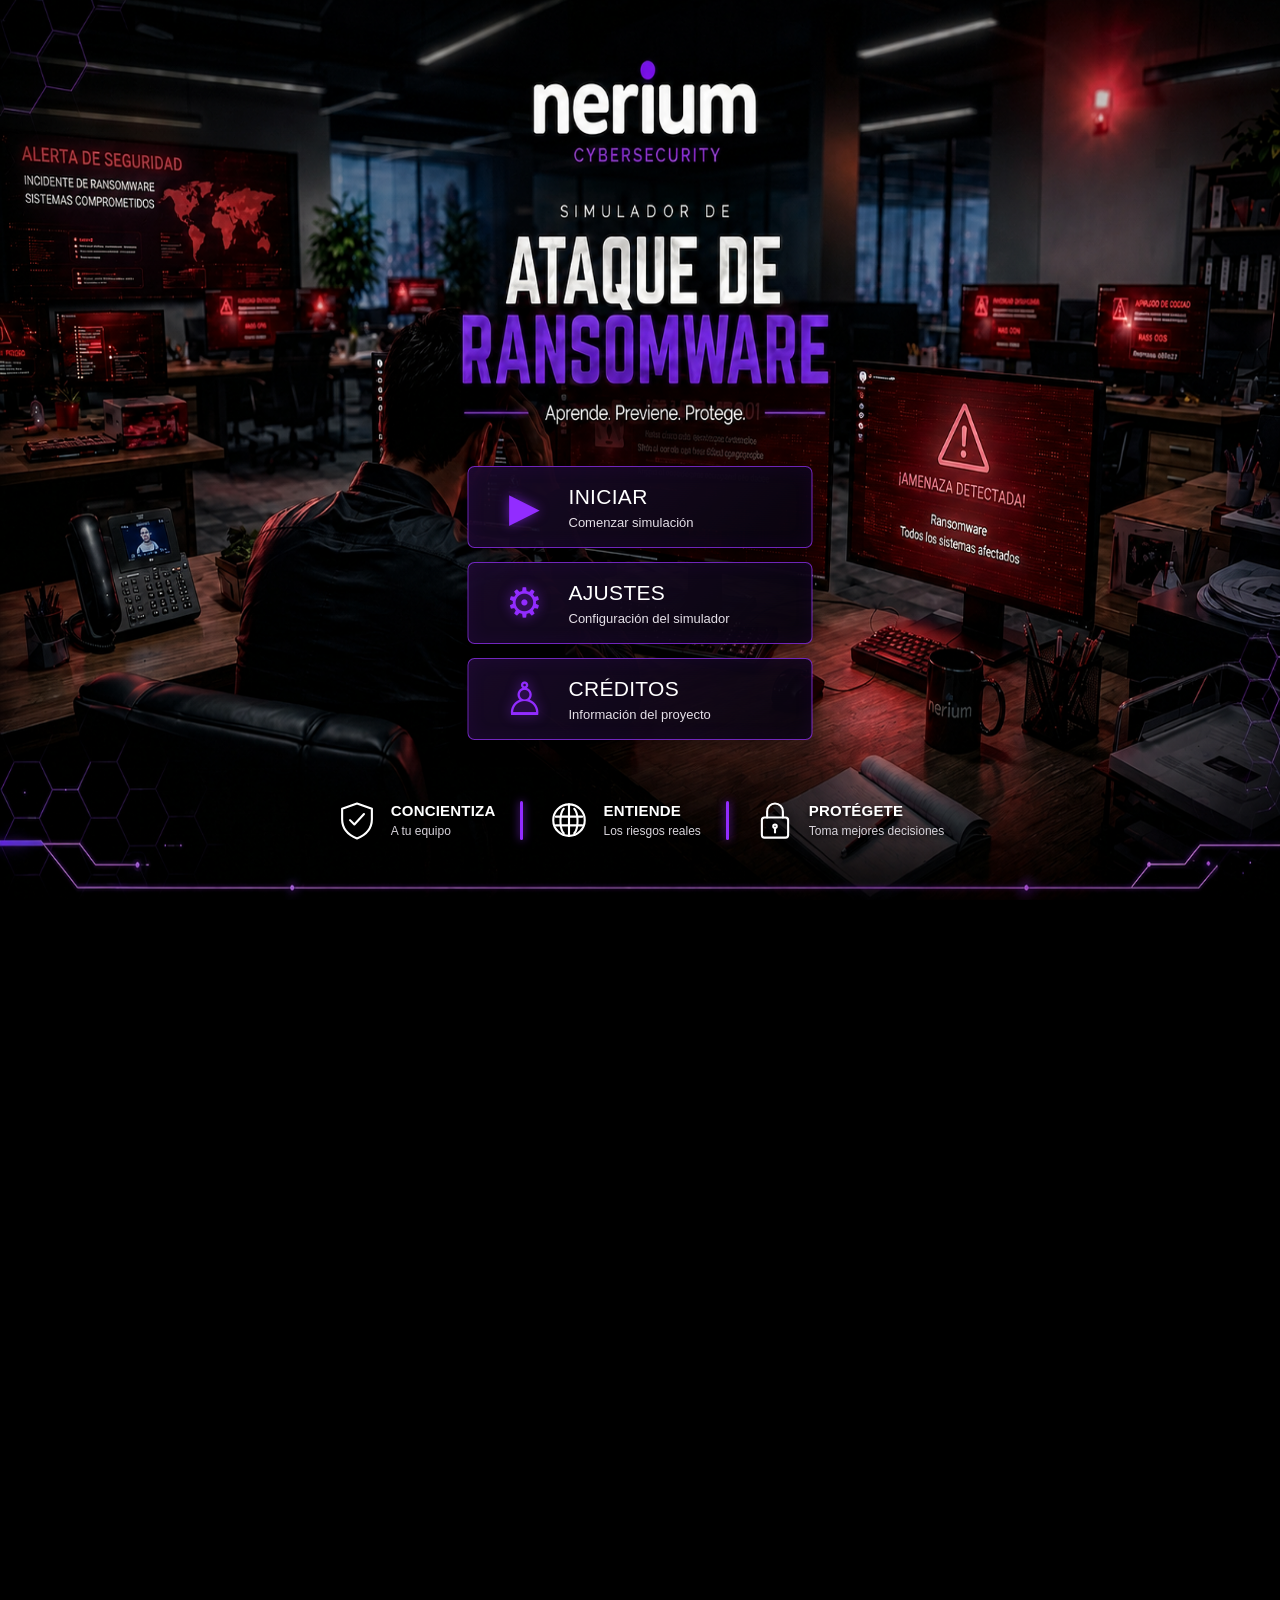
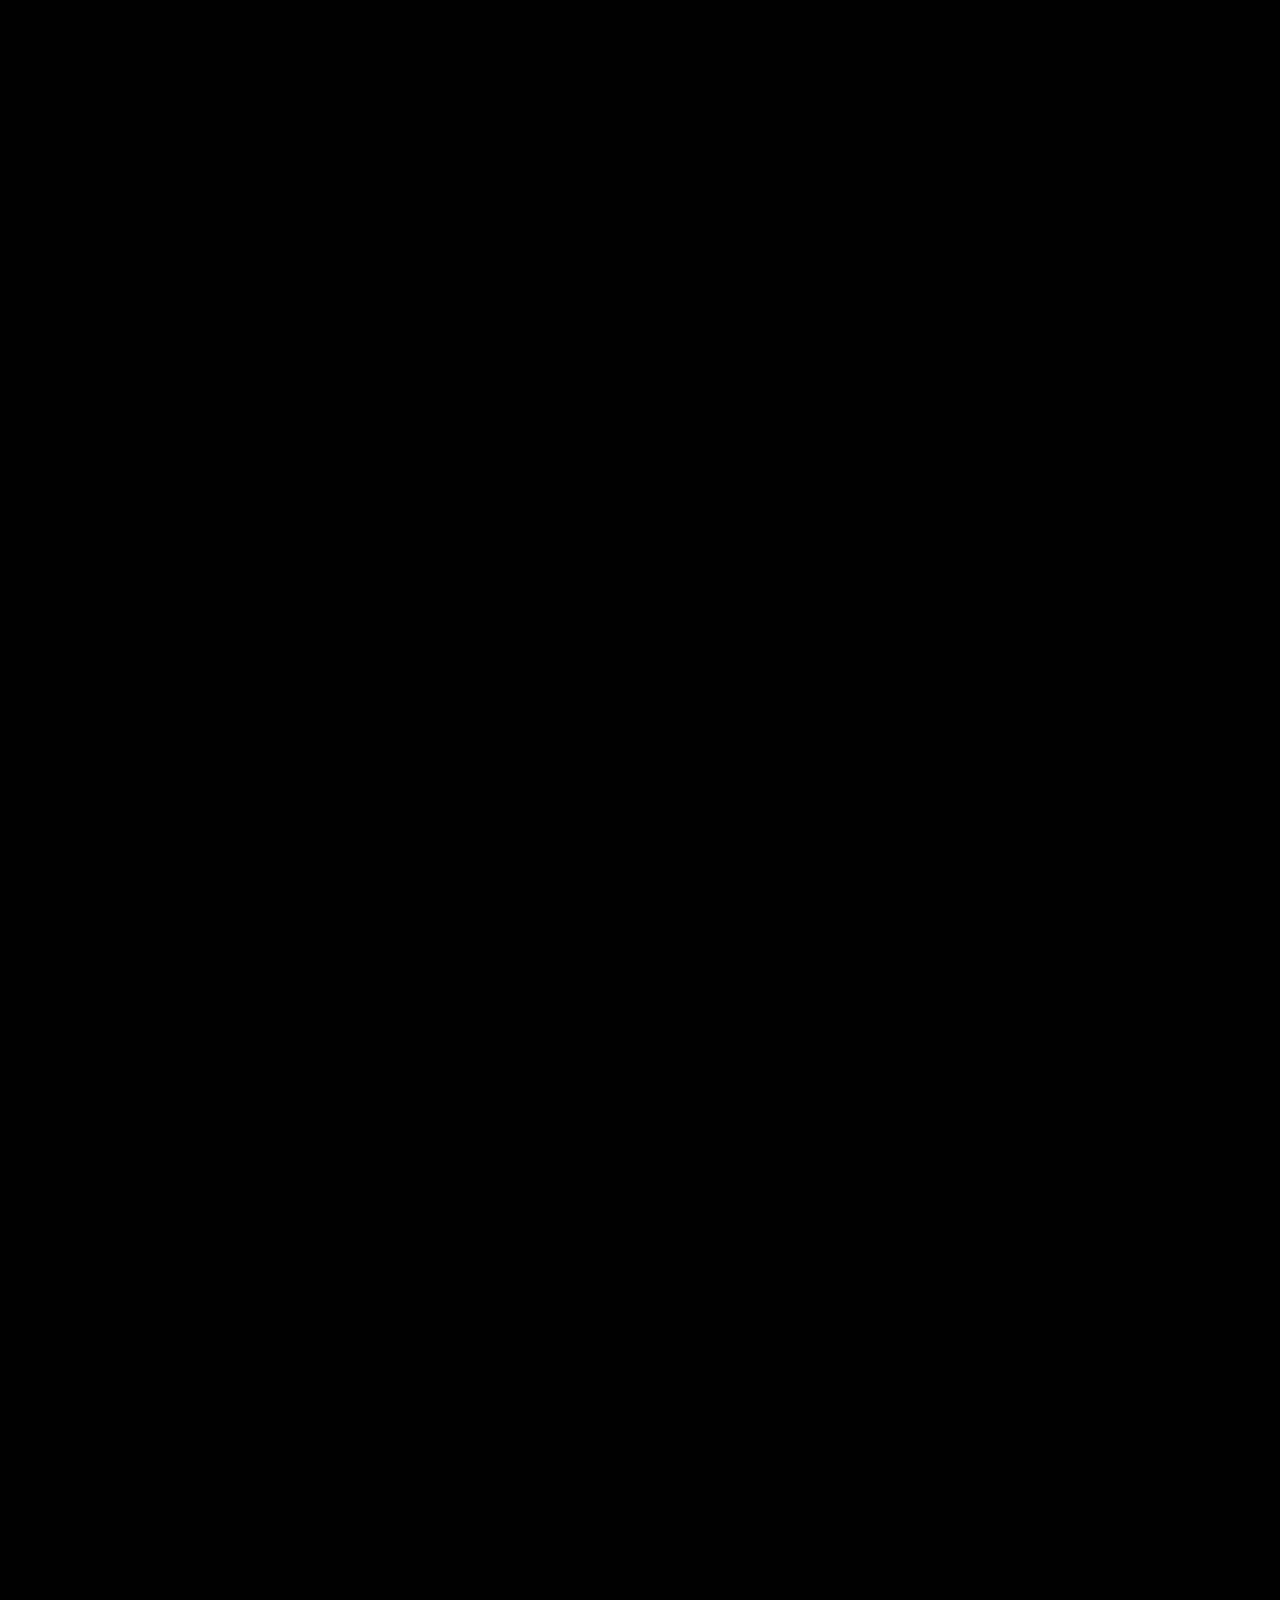
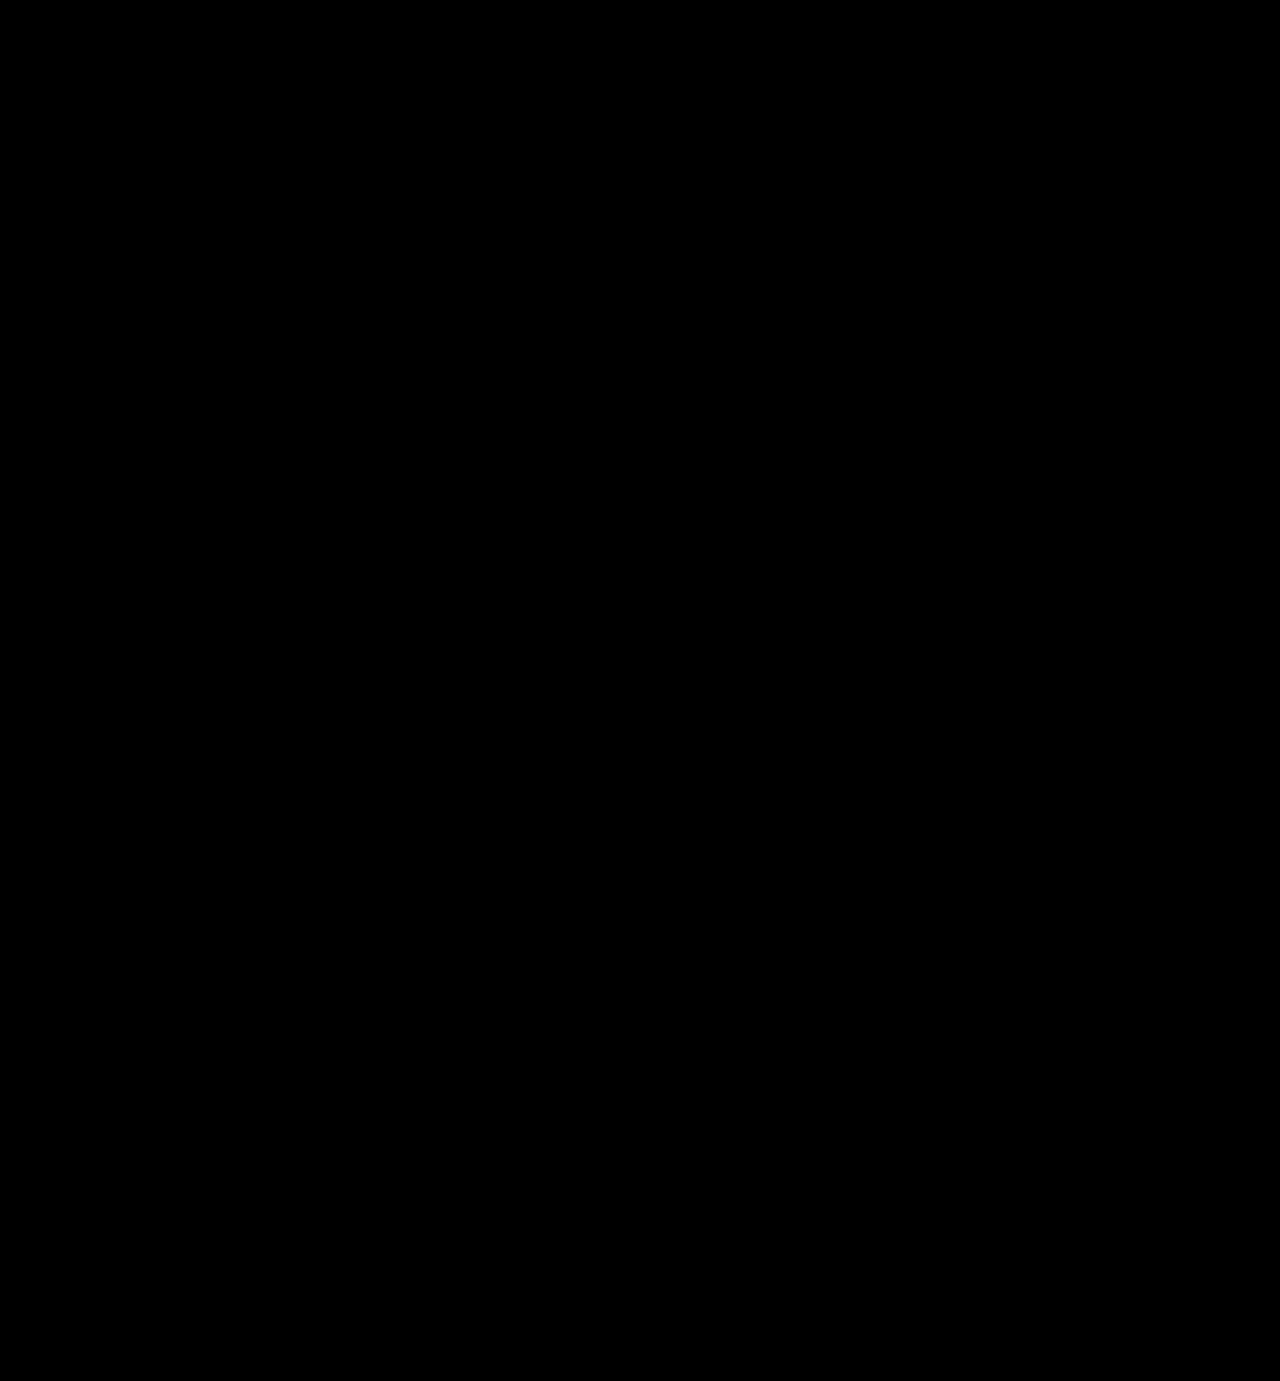
<file: index.html>
<!doctype html>
<html lang="es">
<head>
  <meta charset="utf-8">
  <title>Simulador Ransomware</title>
  <meta http-equiv="refresh" content="0; url=./Simulador%20-%20Tablet/Inicio.html">
</head>
<body>
  <p>Abriendo el simulador…</p>
  <a href="./Simulador%20-%20Tablet/Inicio.html">Entrar al simulador</a>
</body>
</html>
</file>
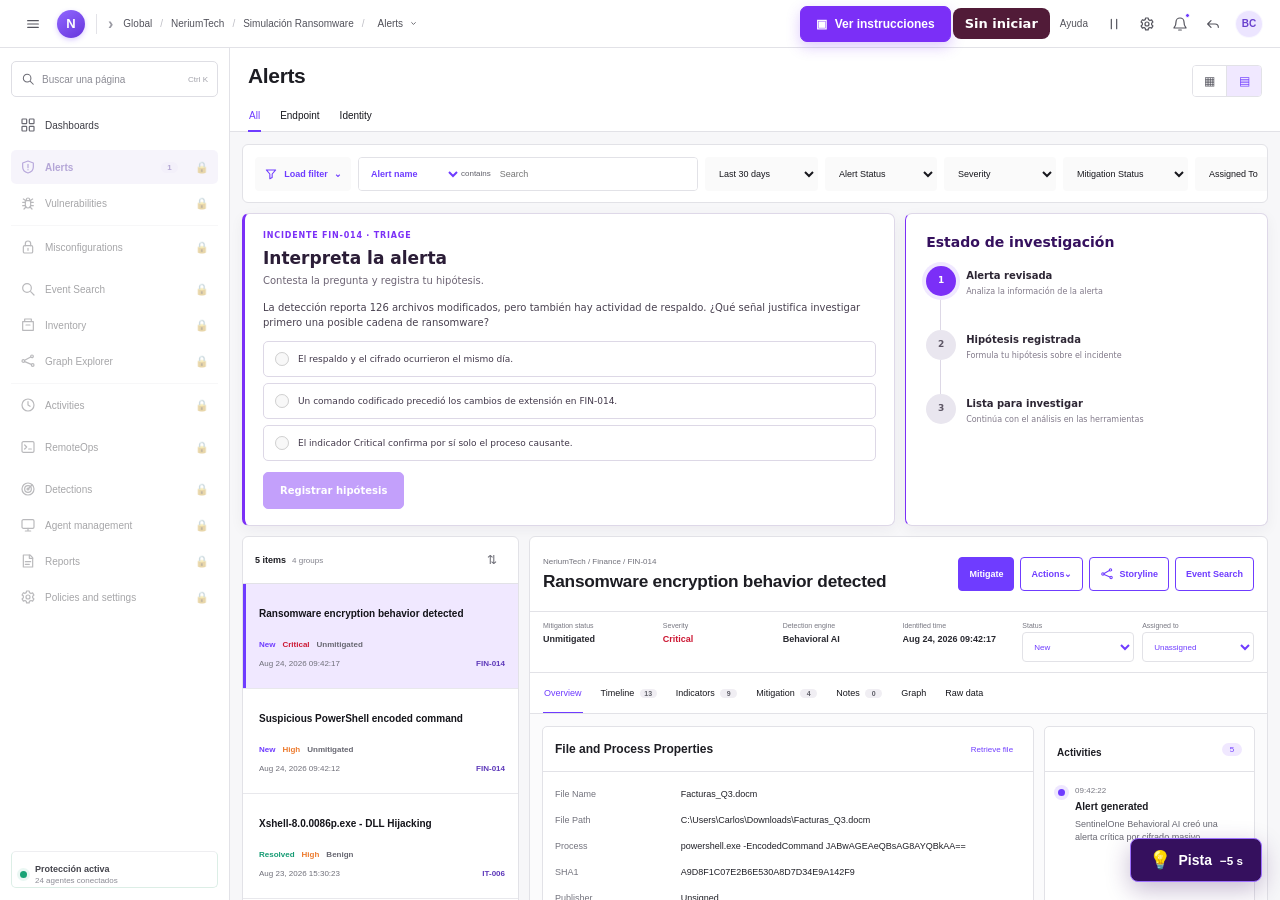
<file: Simulador - Tablet/Alerts.html>
<!DOCTYPE html>
<html lang="es">

<head>
    <meta charset="UTF-8">
    <meta name="viewport" content="width=device-width, initial-scale=1.0">
    <meta name="theme-color" content="#1b102b">

    <title>Alerts | Simulador de Ransomware NeriumTech</title>

    <link rel="stylesheet" href="CSS/Simulador.css">
    <link rel="stylesheet" href="CSS/Alerts.css">
    <link rel="stylesheet" href="CSS/AlertsMission.css">

    <style>
        .stage-objective {
            display: flex;
            align-items: center;
            gap: 16px;
            margin: 0 0 18px;
            padding: 18px 20px;
            border: 1px solid rgba(123, 47, 247, 0.35);
            border-left: 5px solid #7b2ff7;
            border-radius: 12px;
            background: linear-gradient(
                135deg,
                #f7f2ff 0%,
                #ffffff 100%
            );
            box-shadow: 0 7px 22px rgba(53, 16, 94, 0.08);
        }

        .stage-objective-icon {
            display: grid;
            flex: 0 0 46px;
            width: 46px;
            height: 46px;
            place-items: center;
            border-radius: 12px;
            background: #35105e;
            color: #ffffff;
            font-size: 22px;
        }

        .stage-objective-content {
            min-width: 0;
        }

        .stage-objective-label {
            display: block;
            margin-bottom: 4px;
            color: #7b2ff7;
            font-size: 11px;
            font-weight: 800;
            letter-spacing: 1.1px;
        }

        .stage-objective h2 {
            margin: 0;
            color: #261535;
            font-size: 17px;
            line-height: 1.4;
        }

        .stage-objective p {
            margin: 5px 0 0;
            color: #6a6072;
            font-size: 13px;
            line-height: 1.45;
        }

        @media (max-width: 650px) {
            .stage-objective {
                align-items: flex-start;
                padding: 16px;
            }

            .stage-objective-icon {
                flex-basis: 40px;
                width: 40px;
                height: 40px;
            }
        }
    
        /* =========================================
           BOTÓN + MODAL DE INSTRUCCIONES
        ========================================= */
        .mission-instructions-launcher {
            display: flex;
            justify-content: flex-end;
            margin: 0 0 14px;
        }

        .instructions-button {
            display: inline-flex;
            align-items: center;
            justify-content: center;
            gap: 8px;
            min-height: 36px;
            padding: 0 14px;
            border: 1px solid rgba(177, 133, 255, 0.95);
            border-radius: 8px;
            background: rgba(255, 255, 255, 0.08);
            color: #ffffff;
            font-size: 12px;
            font-weight: 800;
            cursor: pointer;
            box-shadow: none;
            transition: transform 140ms ease, background 140ms ease, box-shadow 140ms ease;
        }

        .instructions-button:hover {
            background: rgba(255, 255, 255, 0.16);
            transform: translateY(-1px);
            box-shadow: 0 6px 18px rgba(10, 5, 16, 0.18);
        }

        .instructions-button.attention {
            animation: instructionPulse 1.15s ease-in-out 4;
        }

        @keyframes instructionPulse {
            0%, 100% {
                box-shadow: 0 0 0 0 rgba(123, 47, 247, 0);
            }
            50% {
                box-shadow:
                    0 0 0 5px rgba(123, 47, 247, 0.16),
                    0 7px 20px rgba(14, 8, 23, 0.22);
            }
        }

        .instructions-layer {
            position: fixed;
            inset: 0;
            z-index: 9999;
            display: none;
            align-items: center;
            justify-content: center;
            padding: 22px;
            background: rgba(17, 9, 28, 0.62);
            backdrop-filter: blur(3px);
        }

        .instructions-layer.active {
            display: flex;
        }

        .instructions-modal {
            width: min(620px, 96vw);
            max-height: 88vh;
            overflow-y: auto;
            border: 1px solid rgba(123, 47, 247, 0.30);
            border-radius: 16px;
            background: #ffffff;
            box-shadow: 0 24px 70px rgba(18, 8, 30, 0.28);
            animation: instructionsEnter 170ms ease-out;
        }

        @keyframes instructionsEnter {
            from {
                opacity: 0;
                transform: translateY(10px) scale(0.985);
            }
        }

        .instructions-modal-header {
            display: flex;
            align-items: flex-start;
            justify-content: space-between;
            gap: 16px;
            padding: 20px 22px 15px;
            border-bottom: 1px solid #ece7f2;
        }

        .instructions-modal-header span {
            display: block;
            margin-bottom: 4px;
            color: #7b2ff7;
            font-size: 10px;
            font-weight: 900;
            letter-spacing: 1.2px;
        }

        .instructions-modal-header h2 {
            margin: 0;
            color: #261535;
            font-size: 21px;
        }

        .instructions-close {
            width: 34px;
            height: 34px;
            flex: 0 0 34px;
            border: 0;
            border-radius: 8px;
            background: #f4effa;
            color: #35105e;
            font-size: 21px;
            cursor: pointer;
        }

        .instructions-close:hover {
            background: #ece2f8;
        }

        .instructions-modal-body {
            padding: 18px 22px 10px;
        }

        .instruction-step {
            display: grid;
            grid-template-columns: 34px 1fr;
            gap: 12px;
            align-items: start;
            padding: 12px 0;
            border-bottom: 1px solid #f0ecf4;
        }

        .instruction-step:last-of-type {
            border-bottom: 0;
        }

        .instruction-step b.step-number {
            display: grid;
            width: 32px;
            height: 32px;
            place-items: center;
            border-radius: 50%;
            background: #35105e;
            color: #ffffff;
            font-size: 13px;
        }

        .instruction-step strong {
            display: block;
            margin-bottom: 4px;
            color: #2b183d;
            font-size: 13px;
        }

        .instruction-step p {
            margin: 0;
            color: #665d6d;
            font-size: 12px;
            line-height: 1.55;
        }

        .instructions-tip {
            margin: 12px 0 0;
            padding: 12px 14px;
            border-left: 4px solid #7b2ff7;
            border-radius: 8px;
            background: #f7f2ff;
            color: #51465a;
            font-size: 12px;
            line-height: 1.5;
        }

        .instructions-modal-footer {
            display: flex;
            justify-content: flex-end;
            padding: 14px 22px 20px;
        }

        .instructions-understood {
            min-height: 38px;
            padding: 0 18px;
            border: 0;
            border-radius: 8px;
            background: #35105e;
            color: #ffffff;
            font-size: 12px;
            font-weight: 800;
            cursor: pointer;
        }

        .instructions-understood:hover {
            background: #4b187f;
        }

        @media (max-width: 780px) {
            .mission-instructions-launcher {
                justify-content: stretch;
            }

            .mission-instructions-launcher .instructions-button {
                width: 100%;
            }
        }

    
        .investigation-instructions-slot {
            flex: 1;
            display: flex;
            align-items: center;
            justify-content: center;
            min-height: 120px;
            padding: 16px 8px;
        }

        .investigation-instructions-slot .instructions-button {
            min-width: 190px;
            min-height: 44px;
            border: 1px solid #7b2ff7;
            border-radius: 9px;
            background: #7b2ff7;
            color: #ffffff;
            font-weight: 800;
            box-shadow: 0 7px 18px rgba(53, 16, 94, 0.16);
        }

        .investigation-instructions-slot .instructions-button:hover {
            background: #6524d9;
            border-color: #6524d9;
            color: #ffffff;
        }

        .investigation-instructions-slot .instructions-button:focus,
        .investigation-instructions-slot .instructions-button:focus-visible,
        .investigation-instructions-slot .instructions-button:active {
            background: #35105e;
            border-color: #35105e;
            color: #ffffff;
            outline: 3px solid rgba(123, 47, 247, 0.20);
            outline-offset: 2px;
        }

        .investigation-instructions-slot .instructions-button.instructions-seen {
            background: #35105e;
            border-color: #35105e;
            color: #ffffff;
        }

        .investigation-instructions-slot .instructions-button.instructions-seen::after {
            content: " ✓";
            font-weight: 900;
        }

        @media (max-width: 780px) {
            .investigation-instructions-slot {
                min-height: auto;
                padding: 12px 0;
            }

            .investigation-instructions-slot .instructions-button {
                width: 100%;
            }
        }

    </style>
</head>

<body>

    <svg class="icon-sprite" aria-hidden="true">
        <symbol id="i-grid" viewBox="0 0 24 24">
            <rect x="3" y="3" width="7" height="7" rx="1"/>
            <rect x="14" y="3" width="7" height="7" rx="1"/>
            <rect x="3" y="14" width="7" height="7" rx="1"/>
            <rect x="14" y="14" width="7" height="7" rx="1"/>
        </symbol>

        <symbol id="i-alert" viewBox="0 0 24 24">
            <path d="M12 3 4 6v6c0 4.8 3.2 7.7 8 9 4.8-1.3 8-4.2 8-9V6l-8-3Z"/>
            <path d="M12 8v5m0 3v.2"/>
        </symbol>

        <symbol id="i-bug" viewBox="0 0 24 24">
            <path d="M8 8.5h8v7a4 4 0 0 1-8 0v-7Z"/>
            <path d="M9.5 8.5V7a2.5 2.5 0 0 1 5 0v1.5M4 11h4m8 0h4M5 6l3 2m11-2-3 2M4 16h4m8 0h4M6 21l3-3m9 3-3-3"/>
        </symbol>

        <symbol id="i-lock" viewBox="0 0 24 24">
            <rect x="5" y="10" width="14" height="11" rx="2"/>
            <path d="M8 10V7a4 4 0 0 1 8 0v3m-4 4v3"/>
        </symbol>

        <symbol id="i-search" viewBox="0 0 24 24">
            <circle cx="10.5" cy="10.5" r="6.5"/>
            <path d="m16 16 5 5"/>
        </symbol>

        <symbol id="i-inventory" viewBox="0 0 24 24">
            <path d="M4 7h16v13H4zM7 3h10v4H7z"/>
            <path d="M9 12h6"/>
        </symbol>

        <symbol id="i-graph" viewBox="0 0 24 24">
            <circle cx="5" cy="12" r="2"/>
            <circle cx="18" cy="5" r="2"/>
            <circle cx="19" cy="18" r="2"/>
            <path d="m7 11 9-5m-9 7 10 4"/>
        </symbol>

        <symbol id="i-clock" viewBox="0 0 24 24">
            <circle cx="12" cy="12" r="9"/>
            <path d="M12 7v5l3 2"/>
        </symbol>

        <symbol id="i-terminal" viewBox="0 0 24 24">
            <rect x="3" y="4" width="18" height="16" rx="2"/>
            <path d="m7 9 3 3-3 3m6 0h4"/>
        </symbol>

        <symbol id="i-radar" viewBox="0 0 24 24">
            <circle cx="12" cy="12" r="9"/>
            <circle cx="12" cy="12" r="5"/>
            <circle cx="12" cy="12" r="1.5"/>
            <path d="m12 12 6-6"/>
        </symbol>

        <symbol id="i-device" viewBox="0 0 24 24">
            <rect x="3" y="4" width="18" height="13" rx="2"/>
            <path d="M8 21h8m-4-4v4"/>
        </symbol>

        <symbol id="i-report" viewBox="0 0 24 24">
            <path d="M5 3h10l4 4v14H5z"/>
            <path d="M14 3v5h5M8 13h8m-8 4h6"/>
        </symbol>

        <symbol id="i-settings" viewBox="0 0 24 24">
            <circle cx="12" cy="12" r="3"/>
            <path d="M19 12a7 7 0 0 0-.1-1.2l2-1.6-2-3.4-2.5 1A7 7 0 0 0 14.2 5.5L13.8 3h-4l-.4 2.5a7 7 0 0 0-1.9 1.1l-2.4-1-2 3.4 2 1.6A7 7 0 0 0 5 12c0 .4 0 .8.1 1.2l-2 1.6 2 3.4 2.4-1a7 7 0 0 0 1.9 1.1l.4 2.5h4l.4-2.5a7 7 0 0 0 2.2-1.1l2.5 1 2-3.4-2-1.6c.1-.4.1-.8.1-1.2Z"/>
        </symbol>

        <symbol id="i-pause" viewBox="0 0 24 24">
            <path d="M8 5v14m8-14v14"/>
        </symbol>

        <symbol id="i-back" viewBox="0 0 24 24">
            <path d="m9 7-5 5 5 5M4 12h11a5 5 0 0 1 5 5"/>
        </symbol>

        <symbol id="i-menu" viewBox="0 0 24 24">
            <path d="M4 7h16M4 12h16M4 17h16"/>
        </symbol>

        <symbol id="i-bell" viewBox="0 0 24 24">
            <path d="M18 9a6 6 0 0 0-12 0c0 7-3 7-3 9h18c0-2-3-2-3-9Z"/>
            <path d="M10 21h4"/>
        </symbol>

        <symbol id="i-chevron" viewBox="0 0 24 24">
            <path d="m8 10 4 4 4-4"/>
        </symbol>

        <symbol id="i-filter" viewBox="0 0 24 24">
            <path d="M4 5h16l-6 7v6l-4 2v-8L4 5Z"/>
        </symbol>

        <symbol id="i-file" viewBox="0 0 24 24">
            <path d="M5 3h10l4 4v14H5Z"/>
            <path d="M14 3v5h5"/>
        </symbol>

        <symbol id="i-play" viewBox="0 0 24 24">
            <path d="m8 5 11 7-11 7Z"/>
        </symbol>

        <symbol id="i-shield" viewBox="0 0 24 24">
            <path d="M12 3 4 6v6c0 5 3 8 8 9 5-1 8-4 8-9V6l-8-3Z"/>
            <path d="m8.5 12 2.2 2.2 4.8-5"/>
        </symbol>
    </svg>

    <audio
        id="musicaFondo"
        src="Audio/Musica.mp3"
        loop>
    </audio>

    <header class="topbar">
        <div class="topbar-left">
            <button
                class="top-icon mobile-menu"
                id="btnAbrirMenu"
                type="button"
                aria-label="Abrir menú">
                <svg><use href="#i-menu"></use></svg>
            </button>

            <a
                class="brand-mini"
                href="Simulador.html"
                aria-label="NeriumTech">
                <span>N</span>
            </a>

            <span class="top-divider"></span>
            <span class="scope-circle">›</span>

            <nav
                class="scope-path"
                aria-label="Ubicación actual">
                <strong>Global</strong>
                <b>/</b>
                <strong>NeriumTech</strong>
                <b>/</b>
                <strong>Simulación Ransomware</strong>
                <b>/</b>

                <button type="button">
                    Alerts
                    <svg><use href="#i-chevron"></use></svg>
                </button>
            </nav>
        </div>

        <div class="topbar-right">
            <span class="simulation-state">
                <i></i>
                Simulación activa
            </span>

            <time
                class="live-clock"
                id="relojSimulacion">
                00:00:00
            </time>

            <button
                class="instructions-button topbar-instructions attention"
                id="btnStageInstructions"
                type="button"
                aria-haspopup="dialog"
                aria-controls="stageInstructionsModal">
                <span aria-hidden="true">▣</span>
                Ver instrucciones
            </button>

            <strong
                id="scenarioTimer"
                class="mission-timer"
                aria-live="off">
                Sin iniciar
            </strong>

            <button
                class="top-text-button"
                id="btnAyuda"
                type="button">
                Ayuda
            </button>

            <button
                class="top-icon"
                id="btnPausa"
                type="button"
                aria-label="Pausar">
                <svg><use href="#i-pause"></use></svg>
            </button>

            <button
                class="top-icon"
                id="btnConfiguracion"
                type="button"
                aria-label="Configuración">
                <svg><use href="#i-settings"></use></svg>
            </button>

            <button
                class="top-icon"
                id="btnNotificaciones"
                type="button"
                aria-label="Notificaciones">
                <svg><use href="#i-bell"></use></svg>
                <i class="notification-dot"></i>
            </button>

            <button
                class="top-icon"
                id="btnRegresar"
                type="button"
                aria-label="Regresar">
                <svg><use href="#i-back"></use></svg>
            </button>

            <span class="user-avatar">BC</span>
        </div>
    </header>

    <div class="application-shell">

        <aside class="sidebar" id="sidebar">
            <label class="page-search">
                <svg><use href="#i-search"></use></svg>
                <input
                    id="menuSearch"
                    type="search"
                    placeholder="Buscar una página">
                <kbd>Ctrl K</kbd>
            </label>

            <nav
                class="sidebar-nav"
                aria-label="Módulos del simulador">
                <a
                    class="side-link"
                    href="Simulador.html"
                    data-ready="true"
                    data-menu-text="dashboard resumen inicio">
                    <svg><use href="#i-grid"></use></svg>
                    <span>Dashboards</span>
                </a>

                <span class="menu-section">Triage</span>

                <a
                    class="side-link active"
                    href="Alerts.html"
                    data-menu-text="alerts alertas incidentes"
                    data-ready="true">
                    <svg><use href="#i-alert"></use></svg>
                    <span>Alerts</span>
                    <b class="menu-count">1</b>
                </a>

                <a
                    class="side-link"
                    href="Vulnerabilities.html"
                    data-menu-text="vulnerabilities vulnerabilidades"
                    data-ready="true">
                    <svg><use href="#i-bug"></use></svg>
                    <span>Vulnerabilities</span>
                </a>

                <a
                    class="side-link"
                    href="misconfigurations.html"
                    data-menu-text="misconfigurations configuraciones"
                    data-ready="true">
                    <svg><use href="#i-lock"></use></svg>
                    <span>Misconfigurations</span>
                </a>

                <span class="menu-section">Discover</span>

                <a
                    class="side-link"
                    href="event-search.html"
                    data-menu-text="event search eventos"
                    data-ready="true">
                    <svg><use href="#i-search"></use></svg>
                    <span>Event Search</span>
                </a>

                <a
                    class="side-link"
                    href="Inventory.html"
                    data-menu-text="inventory inventario"
                    data-ready="true">
                    <svg><use href="#i-inventory"></use></svg>
                    <span>Inventory</span>
                </a>

                <a
                    class="side-link"
                    href="graph-explorer.html"
                    data-menu-text="graph explorer mapa"
                    data-ready="true">
                    <svg><use href="#i-graph"></use></svg>
                    <span>Graph Explorer</span>
                </a>

                <a
                    class="side-link"
                    href="activities.html"
                    data-menu-text="activities actividad"
                    data-ready="true">
                    <svg><use href="#i-clock"></use></svg>
                    <span>Activities</span>
                </a>

                <span class="menu-section">Automate</span>

                <a
                    class="side-link"
                    href="remoteops.html"
                    data-menu-text="remoteops"
                    data-ready="true">
                    <svg><use href="#i-terminal"></use></svg>
                    <span>RemoteOps</span>
                </a>

                <span class="menu-section">Configure</span>

                <a
                    class="side-link"
                    href="detections.html"
                    data-menu-text="detections"
                    data-ready="true">
                    <svg><use href="#i-radar"></use></svg>
                    <span>Detections</span>
                </a>

                <a
                    class="side-link"
                    href="agent-management.html"
                    data-menu-text="agent management"
                    data-ready="true">
                    <svg><use href="#i-device"></use></svg>
                    <span>Agent management</span>
                </a>

                <a
                    class="side-link"
                    href="reports.html"
                    data-menu-text="reports"
                    data-ready="true">
                    <svg><use href="#i-report"></use></svg>
                    <span>Reports</span>
                </a>

                <a
                    class="side-link"
                    href="policies-settings.html"
                    data-menu-text="policies settings"
                    data-ready="true">
                    <svg><use href="#i-settings"></use></svg>
                    <span>Policies and settings</span>
                </a>
            </nav>

            <div class="sidebar-footer">
                <span class="protection-dot"></span>
                <div>
                    <strong>Protección activa</strong>
                    <small>24 agentes conectados</small>
                </div>
            </div>
        </aside>

        <button
            class="sidebar-backdrop"
            id="sidebarBackdrop"
            type="button"
            aria-label="Cerrar menú">
        </button>

        <main class="main-content alerts-main">

            <header class="alerts-page-header">
                <div>
                    <h1>Alerts</h1>
                    <nav class="alerts-tabs">
                        <button class="active" type="button">All</button>
                        <button type="button">Endpoint</button>
                        <button type="button">Identity</button>
                    </nav>
                </div>

                <div class="view-switch">
                    <button type="button" aria-label="Vista de tabla">▦</button>
                    <button class="active" type="button" aria-label="Vista dividida">▤</button>
                </div>
            </header>

            <section class="alerts-filter-shell">
                <div class="alerts-filter-toolbar">
                    <button
                        class="filter-load"
                        id="btnMostrarFiltros"
                        type="button">
                        <svg><use href="#i-filter"></use></svg>
                        Load filter
                        <span>⌄</span>
                    </button>

                    <label class="alerts-search">
                        <select id="campoBusqueda">
                            <option>Alert name</option>
                            <option>Endpoint</option>
                        </select>
                        <span>contains</span>
                        <input
                            id="buscarAlerta"
                            type="search"
                            placeholder="Search">
                    </label>

                    <select id="filtroFecha">
                        <option>Last 30 days</option>
                        <option>Last 7 days</option>
                        <option>Last 24 hours</option>
                    </select>

                    <select id="filtroEstado">
                        <option value="all">Alert Status</option>
                        <option value="new">New</option>
                        <option value="resolved">Resolved</option>
                    </select>

                    <select id="filtroSeverity">
                        <option value="all">Severity</option>
                        <option value="critical">Critical</option>
                        <option value="high">High</option>
                        <option value="medium">Medium</option>
                    </select>

                    <select>
                        <option>Mitigation Status</option>
                        <option>Unmitigated</option>
                        <option>Mitigated</option>
                    </select>

                    <select>
                        <option>Assigned To</option>
                        <option>Unassigned</option>
                        <option>SOC Nerium</option>
                    </select>
                </div>

                <div
                    class="quick-filters"
                    id="panelFiltros"
                    hidden>
                    <button
                        type="button"
                        data-quick-severity="critical">
                        <span class="severity-dot critical"></span>
                        Critical <b>1</b>
                    </button>

                    <button
                        type="button"
                        data-quick-severity="high">
                        <span class="severity-dot high"></span>
                        High <b>3</b>
                    </button>

                    <button
                        type="button"
                        data-quick-severity="medium">
                        <span class="severity-dot medium"></span>
                        Medium <b>1</b>
                    </button>

                    <button
                        type="button"
                        data-quick-severity="all">
                        Clear filters
                    </button>
                </div>
            </section>
<!-- DECISIÓN DE LA MISIÓN -->
            <section
                class="mission-alert"
                id="missionPanel"
                aria-labelledby="missionHeading">

                <div class="mission-question-panel">

                    <div class="mission-alert-head">
                        <span>
                            INCIDENTE FIN-014 · TRIAGE
                        </span>
                        <h2 id="missionHeading">
                            Interpreta la alerta
                        </h2>

                        <p class="mission-action-copy">
                            Contesta la pregunta y registra tu hipótesis.
                        </p>
                    </div>

                    <p id="scenarioBanner" hidden></p>
<p class="mission-question-copy">
                        La detección reporta 126 archivos
                        modificados, pero también hay actividad
                        de respaldo. ¿Qué señal justifica
                        investigar primero una posible cadena
                        de ransomware?
                    </p>

                    <div
                        class="mission-options"
                        role="group"
                        aria-label="Hipótesis de investigación">

                        <label>
                            <input
                                type="radio"
                                name="hypothesis"
                                value="backup">
                            El respaldo y el cifrado ocurrieron
                            el mismo día.
                        </label>

                        <label>
                            <input
                                type="radio"
                                name="hypothesis"
                                value="chain">
                            Un comando codificado precedió
                            los cambios de extensión en FIN-014.
                        </label>

                        <label>
                            <input
                                type="radio"
                                name="hypothesis"
                                value="severity">
                            El indicador Critical confirma por
                            sí solo el proceso causante.
                        </label>
                    </div>

                    <button
                        type="button"
                        id="verifyHypothesis">
                        Registrar hipótesis
                    </button>

                    <p
                        id="scenarioNotice"
                        role="status"
                        aria-live="polite"
                        hidden>
                    </p>

                    <a
                        href="event-search.html"
                        id="nextInvestigation"
                        hidden>
                        Tras aislar FIN-014, continuar
                        investigación en Event Search →
                    </a>
                </div>

                <aside
                    class="mission-investigation-status"
                    aria-label="Estado de investigación">

                    <h3>Estado de investigación</h3>

                    <ol>
                        <li class="active" data-investigation-step="reviewed">
                            <span>1</span>
                            <div>
                                <strong>Alerta revisada</strong>
                                <small>Analiza la información de la alerta</small>
                            </div>
                        </li>

                        <li data-investigation-step="hypothesis">
                            <span>2</span>
                            <div>
                                <strong>Hipótesis registrada</strong>
                                <small>Formula tu hipótesis sobre el incidente</small>
                            </div>
                        </li>

                        <li data-investigation-step="ready">
                            <span>3</span>
                            <div>
                                <strong>Lista para investigar</strong>
                                <small>Continúa con el análisis en las herramientas</small>
                            </div>
                        </li>
                    </ol>
                </aside>
            </section>

            <section class="alerts-workspace">

                <aside class="alerts-list-panel">
                    <header>
                        <div>
                            <strong>
                                <span id="visibleAlerts">5</span>
                                items
                            </strong>
                            <small>4 groups</small>
                        </div>
                        <button type="button" aria-label="Ordenar">⇅</button>
                    </header>

                    <div class="alerts-list" id="listaAlertas">

                        <button
                            class="alert-list-item active"
                            type="button"
                            data-alert-id="ransomware"
                            data-severity="critical"
                            data-status="new">
                            <span class="alert-name">
                                Ransomware encryption behavior detected
                            </span>
                            <span class="alert-meta">
                                <b class="status-new">New</b>
                                <i class="severity-critical">Critical</i>
                                <em>Unmitigated</em>
                            </span>
                            <span class="alert-foot">
                                <time>Aug 24, 2026 09:42:17</time>
                                <u>FIN-014</u>
                            </span>
                            <span class="alert-hover-card">
                                <b>98.7% confidence</b>
                                Behavioral AI · 126 archivos modificados
                            </span>
                        </button>

                        <button
                            class="alert-list-item"
                            type="button"
                            data-alert-id="powershell"
                            data-severity="high"
                            data-status="new">
                            <span class="alert-name">
                                Suspicious PowerShell encoded command
                            </span>
                            <span class="alert-meta">
                                <b class="status-new">New</b>
                                <i class="severity-high">High</i>
                                <em>Unmitigated</em>
                            </span>
                            <span class="alert-foot">
                                <time>Aug 24, 2026 09:42:12</time>
                                <u>FIN-014</u>
                            </span>
                            <span class="alert-hover-card">
                                <b>92.4% confidence</b>
                                PowerShell · EncodedCommand
                            </span>
                        </button>

                        <button
                            class="alert-list-item"
                            type="button"
                            data-alert-id="dll"
                            data-severity="high"
                            data-status="resolved">
                            <span class="alert-name">
                                Xshell-8.0.0086p.exe - DLL Hijacking
                            </span>
                            <span class="alert-meta">
                                <b class="status-resolved">Resolved</b>
                                <i class="severity-high">High</i>
                                <em>Benign</em>
                            </span>
                            <span class="alert-foot">
                                <time>Aug 23, 2026 15:30:23</time>
                                <u>IT-006</u>
                            </span>
                            <span class="alert-hover-card">
                                <b>False positive</b>
                                Behavioral AI · Firma verificada
                            </span>
                        </button>

                        <button
                            class="alert-list-item"
                            type="button"
                            data-alert-id="macro"
                            data-severity="medium"
                            data-status="resolved">
                            <span class="alert-name">
                                Unusual document macro execution
                            </span>
                            <span class="alert-meta">
                                <b class="status-resolved">Resolved</b>
                                <i class="severity-medium">Medium</i>
                                <em>Mitigated</em>
                            </span>
                            <span class="alert-foot">
                                <time>Aug 22, 2026 11:18:07</time>
                                <u>HR-022</u>
                            </span>
                            <span class="alert-hover-card">
                                <b>Macro blocked</b>
                                Microsoft Word · HR-022
                            </span>
                        </button>

                        <button
                            class="alert-list-item"
                            type="button"
                            data-alert-id="network"
                            data-severity="high"
                            data-status="new">
                            <span class="alert-name">
                                Outbound connection to suspicious IP
                            </span>
                            <span class="alert-meta">
                                <b class="status-new">New</b>
                                <i class="severity-high">High</i>
                                <em>Unmitigated</em>
                            </span>
                            <span class="alert-foot">
                                <time>Aug 21, 2026 18:05:44</time>
                                <u>OPS-009</u>
                            </span>
                            <span class="alert-hover-card">
                                <b>165.227.248.56</b>
                                Command and Control · TCP 443
                            </span>
                        </button>

                    </div>
                </aside>

                <article class="alert-detail-panel">

                    <header class="alert-detail-header">
                        <div>
                            <span
                                class="detail-eyebrow"
                                id="detailScope">
                                NeriumTech / Finance
                            </span>

                            <h2 id="detailTitle">
                                Ransomware encryption behavior detected
                            </h2>
                        </div>

                        <div class="detail-actions">
                            <button
                                class="primary-action"
                                id="btnMitigar"
                                type="button"
                                disabled>
                                Mitigate
                            </button>

                            <button
                                type="button"
                                id="btnActions">
                                Actions⌄
                            </button>

                            <button
                                type="button"
                                id="btnStoryline">
                                <svg><use href="#i-graph"></use></svg>
                                Storyline
                            </button>

                            <button
                                type="button"
                                id="btnEventSearch">
                                Event Search
                            </button>
                        </div>
                    </header>

                    <section class="alert-summary">
                        <div>
                            <span>Mitigation status</span>
                            <strong id="detailMitigation">
                                Unmitigated
                            </strong>
                        </div>

                        <div>
                            <span>Severity</span>
                            <strong
                                class="summary-critical"
                                id="detailSeverity">
                                Critical
                            </strong>
                        </div>

                        <div>
                            <span>Detection engine</span>
                            <strong id="detailEngine">
                                Behavioral AI
                            </strong>
                        </div>

                        <div>
                            <span>Identified time</span>
                            <strong id="detailTime">
                                Aug 24, 2026 09:42:17
                            </strong>
                        </div>

                        <label>
                            <span>Status</span>
                            <select id="detailStatus">
                                <option>New</option>
                                <option>In progress</option>
                                <option>Resolved</option>
                            </select>
                        </label>

                        <label>
                            <span>Assigned to</span>
                            <select id="detailAssigned">
                                <option>Unassigned</option>
                                <option>SOC Nerium</option>
                            </select>
                        </label>
                    </section>

                    <nav
                        class="detail-tabs"
                        aria-label="Detalle de la alerta">
                        <button
                            class="active"
                            type="button"
                            data-detail-tab="overview">
                            Overview
                        </button>

                        <button
                            type="button"
                            data-detail-tab="timeline">
                            Timeline <b>13</b>
                        </button>

                        <button
                            type="button"
                            data-detail-tab="indicators">
                            Indicators <b>9</b>
                        </button>

                        <button
                            type="button"
                            data-detail-tab="mitigation">
                            Mitigation <b>4</b>
                        </button>

                        <button
                            type="button"
                            data-detail-tab="notes">
                            Notes <b>0</b>
                        </button>

                        <button
                            type="button"
                            data-detail-tab="graph">
                            Graph
                        </button>

                        <button
                            type="button"
                            data-detail-tab="raw">
                            Raw data
                        </button>
                    </nav>

                    <div class="detail-body">

                        <section
                            class="detail-tab-panel active"
                            data-panel="overview">

                            <div class="properties-card">
                                <header>
                                    <h3>File and Process Properties</h3>
                                    <button type="button">Retrieve file</button>
                                </header>

                                <dl class="properties-list">
                                    <div>
                                        <dt>File Name</dt>
                                        <dd id="fileName">
                                            Facturas_Q3.docm
                                        </dd>
                                    </div>

                                    <div>
                                        <dt>File Path</dt>
                                        <dd id="filePath">
                                            C:\Users\Carlos\Downloads\Facturas_Q3.docm
                                        </dd>
                                    </div>

                                    <div>
                                        <dt>Process</dt>
                                        <dd id="processName">
                                            powershell.exe -EncodedCommand
                                        </dd>
                                    </div>

                                    <div>
                                        <dt>SHA1</dt>
                                        <dd id="fileHash">
                                            A9D8F1C07E2B...42F9
                                        </dd>
                                    </div>

                                    <div>
                                        <dt>Publisher</dt>
                                        <dd id="publisher">
                                            Unsigned
                                        </dd>
                                    </div>

                                    <div>
                                        <dt>Endpoint</dt>
                                        <dd id="endpointName">
                                            FIN-014 · Carlos Hernández
                                        </dd>
                                    </div>
                                </dl>
                            </div>

                            <aside class="analyst-card">
                                <header>
                                    <strong>Activities</strong>
                                    <span id="activityCount">5</span>
                                </header>

                                <div id="analystActivity">
                                    <time>09:42:22</time>
                                    <strong>Alert generated</strong>
                                    <p>
                                        SentinelOne Behavioral AI created
                                        a critical alert.
                                    </p>
                                </div>
                            </aside>
                        </section>

                        <section
                            class="detail-tab-panel"
                            data-panel="timeline"
                            hidden>
                            <h3>Threat timeline</h3>

                            <ol class="threat-timeline">
                                <li>
                                    <time>09:41:58</time>
                                    <span>Documento abierto</span>
                                    <strong>winword.exe</strong>
                                </li>
                                <li>
                                    <time>09:42:05</time>
                                    <span>Macro ejecutada</span>
                                    <strong>cmd.exe</strong>
                                </li>
                                <li>
                                    <time>09:42:12</time>
                                    <span>Comando codificado</span>
                                    <strong>powershell.exe</strong>
                                </li>
                                <li>
                                    <time>09:42:17</time>
                                    <span>Cifrado masivo</span>
                                    <strong>126 archivos</strong>
                                </li>
                            </ol>
                        </section>

                        <section
                            class="detail-tab-panel"
                            data-panel="indicators"
                            hidden>
                            <h3>Indicators of compromise</h3>

                            <div class="indicator-grid">
                                <span>165.227.248.56</span>
                                <span>Factura_Q3.docm</span>
                                <span>powershell.exe</span>
                                <span>-EncodedCommand</span>
                                <span>A9D8F1C07E2B</span>
                                <span>*.locked</span>
                            </div>
                        </section>

                        <section
                            class="detail-tab-panel"
                            data-panel="mitigation"
                            hidden>
                            <div class="empty-action">
                                <svg><use href="#i-shield"></use></svg>

                                <h3 id="mitigationTitle">
                                    Mitigation required
                                </h3>

                                <p id="mitigationText">
                                    Analiza la alerta antes de decidir
                                    qué acción ejecutar.
                                </p>

                                <button
                                    type="button"
                                    data-open-mitigation
                                    disabled>
                                    Abrir acciones de mitigación
                                </button>
                            </div>
                        </section>

                        <section
                            class="detail-tab-panel"
                            data-panel="notes"
                            hidden>
                            <textarea
                                id="analystNote"
                                placeholder="Agrega una nota del analista...">
                            </textarea>

                            <button
                                class="save-note"
                                id="btnGuardarNota"
                                type="button">
                                Guardar nota
                            </button>
                        </section>

                        <section
                            class="detail-tab-panel"
                            data-panel="graph"
                            hidden>
                            <div class="storyline-graph">
                                <div class="graph-node safe">
                                    WINWORD.EXE
                                </div>
                                <span>→</span>
                                <div class="graph-node warning">
                                    CMD.EXE
                                </div>
                                <span>→</span>
                                <div class="graph-node danger">
                                    POWERSHELL.EXE
                                </div>
                                <span>→</span>
                                <div class="graph-node danger">
                                    FILE ENCRYPTION
                                </div>
                            </div>
                        </section>

                        <section
                            class="detail-tab-panel"
                            data-panel="raw"
                            hidden>
                            <pre id="rawData">event.type: ransomware_detection
endpoint.name: FIN-014
src.process.name: powershell.exe
confidence: 98.7
mitigation.status: unmitigated</pre>
                        </section>

                    </div>
                </article>
            </section>
        </main>
    </div>

    <!-- PANEL ORIGINAL DE MITIGACIÓN -->
    <div
        class="mitigation-layer"
        id="mitigationLayer"
        aria-hidden="true">

        <button
            class="mitigation-backdrop"
            id="cerrarMitigationBackdrop"
            type="button"
            aria-label="Cerrar">
        </button>

        <section
            class="mitigation-modal"
            role="dialog"
            aria-modal="true"
            aria-labelledby="tituloMitigacion">

            <header>
                <div>
                    <span>INCIDENT RESPONSE</span>
                    <h2 id="tituloMitigacion">
                        Mitigate ransomware alert
                    </h2>
                </div>

                <button
                    id="cerrarMitigation"
                    type="button">
                    ×
                </button>
            </header>

            <p>
                Elige una acción. Una decisión equivocada consume
                tiempo; comprueba qué equipo genera la actividad
                antes de intervenir.
            </p>

            <div class="mitigation-progress">
                <i id="mitigationProgress"></i>
            </div>

            <div class="mitigation-options">
                <button
                    type="button"
                    data-mitigation="isolate">
                    <svg><use href="#i-lock"></use></svg>
                    <span>
                        Isolate endpoint
                        <small>Detener propagación</small>
                    </span>
                </button>

                <button
                    type="button"
                    data-mitigation="kill">
                    <svg><use href="#i-terminal"></use></svg>
                    <span>
                        Kill process
                        <small>Terminar PowerShell</small>
                    </span>
                </button>

                <button
                    type="button"
                    data-mitigation="quarantine">
                    <svg><use href="#i-alert"></use></svg>
                    <span>
                        Quarantine file
                        <small>Bloquear documento</small>
                    </span>
                </button>

                <button
                    type="button"
                    data-mitigation="rollback">
                    <svg><use href="#i-clock"></use></svg>
                    <span>
                        Rollback
                        <small>Revertir cambios</small>
                    </span>
                </button>
            </div>

            <div
                class="mitigation-result"
                id="mitigationResult">
                0 de 4 acciones completadas
            </div>
        </section>
    </div>

    <!-- PAUSA -->
    <div class="overlay" id="overlayPausa">
        <div class="modal pause-modal">
            <div class="modal-icon">
                <svg><use href="#i-pause"></use></svg>
            </div>

            <span class="modal-label">SIMULADOR</span>
            <h2>Simulación en pausa</h2>
            <p>
                La investigación está detenida temporalmente.
            </p>

            <button
                class="modal-button primary"
                id="btnContinuar"
                type="button">
                Continuar
            </button>

            <button
                class="modal-button"
                id="btnConfigPausa"
                type="button">
                Configuración
            </button>

            <button
                class="modal-button ghost"
                id="btnInicioPausa"
                type="button">
                Regresar al inicio
            </button>
        </div>
    </div>

    <!-- CONFIGURACIÓN -->
    <div class="overlay" id="overlayConfig">
        <div class="modal config-modal">
            <header class="modal-header">
                <div>
                    <span class="modal-label">SYSTEM</span>
                    <h2>Configuración</h2>
                </div>

                <button
                    id="cerrarConfig"
                    type="button">
                    ×
                </button>
            </header>

            <div class="config-row">
                <div>
                    <strong>Música</strong>
                    <small>Volumen de música</small>
                </div>

                <div class="range-wrap">
                    <input
                        id="volumenMusica"
                        type="range"
                        min="0"
                        max="100"
                        value="25">
                    <output id="valorMusica">25%</output>
                </div>
            </div>

            <div class="config-row">
                <div>
                    <strong>Efectos</strong>
                    <small>Sonidos de botones</small>
                </div>

                <div class="range-wrap">
                    <input
                        id="volumenEfectos"
                        type="range"
                        min="0"
                        max="100"
                        value="50">
                    <output id="valorEfectos">50%</output>
                </div>
            </div>

            <label class="config-row toggle-row">
                <div>
                    <strong>Silenciar todo</strong>
                </div>
                <input id="silenciar" type="checkbox">
                <span class="toggle"></span>
            </label>

            <button
                class="modal-button primary"
                id="guardarConfig"
                type="button">
                Guardar y volver
            </button>
        </div>
    </div>

    
    <!-- MODAL DE INSTRUCCIONES -->
    <div
        class="instructions-layer"
        id="stageInstructionsModal"
        aria-hidden="true">

        <section
            class="instructions-modal"
            role="dialog"
            aria-modal="true"
            aria-labelledby="stageInstructionsTitle">

            <header class="instructions-modal-header">
                <div>
                    <span>INSTRUCCIONES · ALERTS</span>
                    <h2 id="stageInstructionsTitle">Antes de contener, interpreta la alerta</h2>
                </div>

                <button
                    class="instructions-close"
                    id="btnCloseStageInstructions"
                    type="button"
                    aria-label="Cerrar instrucciones">
                    ×
                </button>
            </header>

            <div class="instructions-modal-body">

                <div class="instruction-step">
                    <b class="step-number">1</b>
                    <div>
                        <strong>Revisa la alerta</strong>
                        <p>
                            Analiza la información principal de la alerta y lee con atención
                            la pregunta de la misión.
                        </p>
                    </div>
                </div>

                <div class="instruction-step">
                    <b class="step-number">2</b>
                    <div>
                        <strong>Elige tu hipótesis</strong>
                        <p>
                            Selecciona la opción que mejor explique por qué se debe
                            investigar una posible cadena de ransomware.
                        </p>
                    </div>
                </div>

                <div class="instruction-step">
                    <b class="step-number">3</b>
                    <div>
                        <strong>Registra tu respuesta</strong>
                        <p>
                            Presiona <strong>Registrar hipótesis</strong>. Si tu respuesta es correcta,
                            se habilitará el siguiente paso para continuar la investigación.
                        </p>
                    </div>
                </div>

                <div class="instruction-step">
                    <b class="step-number">4</b>
                    <div>
                        <strong>Sigue investigando</strong>
                        <p>
                            Después de completar esta etapa, continúa con el análisis
                            en <strong>Event Search</strong>.
                        </p>
                    </div>
                </div>

                <div class="instructions-tip">
                    💡 <strong>¿Necesitas ayuda?</strong>
                    Usa el botón <strong>Pista</strong>. Cada pista descuenta
                    <strong>5 segundos</strong>.
                </div>

            </div>

            <footer class="instructions-modal-footer">
                <button
                    class="instructions-understood"
                    id="btnUnderstoodInstructions"
                    type="button">
                    Entendido
                </button>
            </footer>
        </section>
    </div>

<div
        class="toast"
        id="toast"
        role="status">
        <span>✓</span>
        <p id="toastTexto">Acción completada</p>
    </div>

    
    <script>
        document.addEventListener("DOMContentLoaded", function () {
            const btnOpenInstructions =
                document.getElementById("btnStageInstructions");

            const instructionsModal =
                document.getElementById("stageInstructionsModal");

            const btnCloseInstructions =
                document.getElementById("btnCloseStageInstructions");

            const btnUnderstoodInstructions =
                document.getElementById("btnUnderstoodInstructions");

            function openStageInstructions() {
                if (!instructionsModal) return;

                instructionsModal.classList.add("active");
                instructionsModal.setAttribute("aria-hidden", "false");
                document.body.style.overflow = "hidden";

                btnOpenInstructions?.classList.remove("attention");
                btnOpenInstructions?.classList.add("instructions-seen");
            }

            function closeStageInstructions() {
                if (!instructionsModal) return;

                instructionsModal.classList.remove("active");
                instructionsModal.setAttribute("aria-hidden", "true");
                document.body.style.overflow = "";
            }

            btnOpenInstructions?.addEventListener(
                "click",
                openStageInstructions
            );

            btnCloseInstructions?.addEventListener(
                "click",
                closeStageInstructions
            );

            btnUnderstoodInstructions?.addEventListener(
                "click",
                closeStageInstructions
            );

            instructionsModal?.addEventListener(
                "click",
                function (event) {
                    if (event.target === instructionsModal) {
                        closeStageInstructions();
                    }
                }
            );

            document.addEventListener(
                "keydown",
                function (event) {
                    if (
                        event.key === "Escape" &&
                        instructionsModal?.classList.contains("active")
                    ) {
                        closeStageInstructions();
                    }
                }
            );

            setTimeout(function () {
                btnOpenInstructions?.classList.remove("attention");
            }, 5000);
        });
    </script>

<script src="JS/Alerts.js"></script>
    <script src="JS/AlertsMission.js"></script>
    <script src="JS/escenario.js"></script>

</body>
</html>
</file>
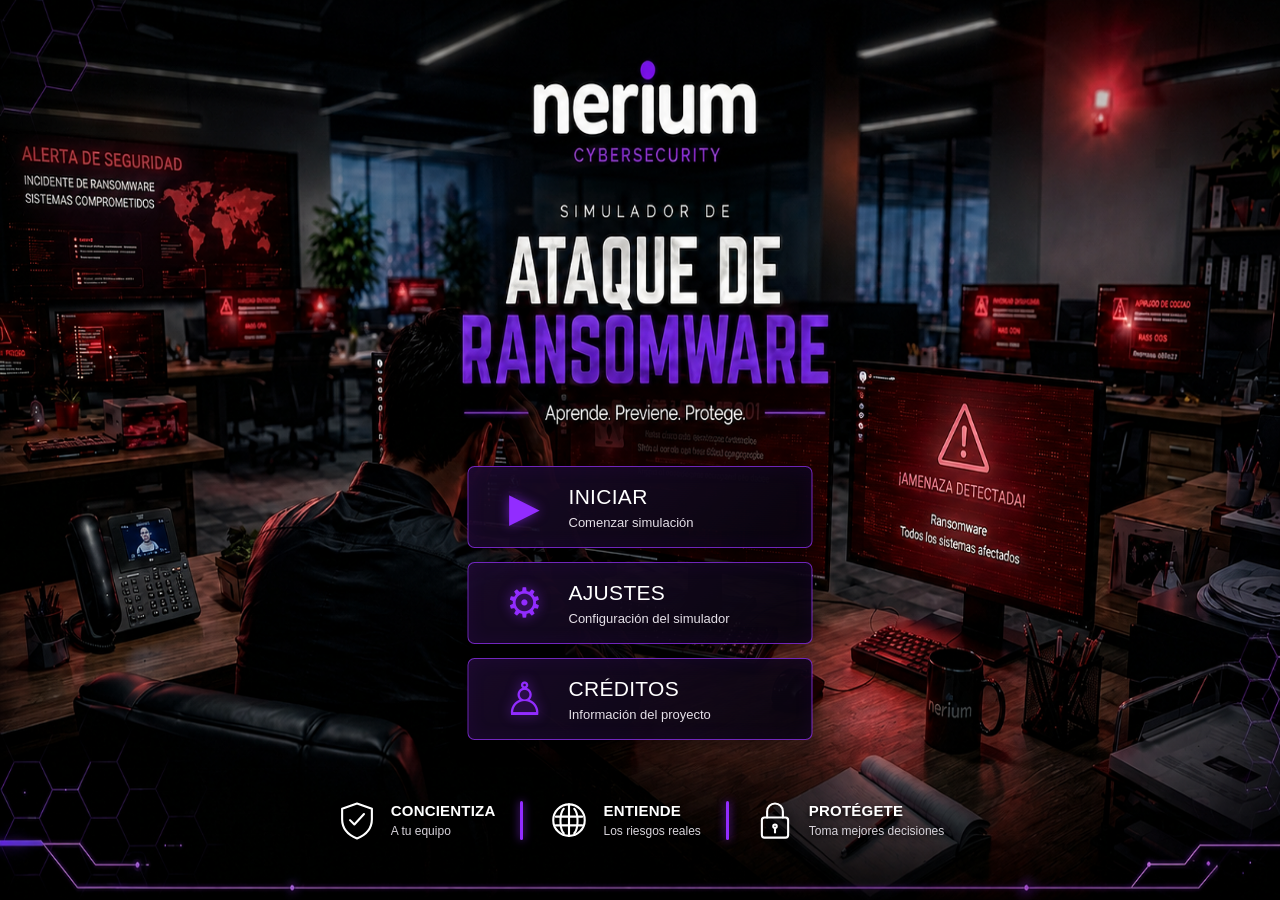
<file: Simulador - Tablet/Inicio.html>
<!DOCTYPE html>
<html lang="es">

<head>

    <meta charset="UTF-8">

    <meta
        name="viewport"
        content="width=device-width, initial-scale=1.0"
    >

    <title>
        Simulador de Ataque de Ransomware
    </title>

    <link
        rel="stylesheet"
        href="CSS/Estilos.css"
    >

</head>

<body>

    <audio
        id="musicaFondo"
        src="Audio/Musica.mp3"
        loop
        preload="auto"
    ></audio>


    <!-- =========================================
         FONDO
    ========================================== -->

    <img
        src="IMG/Fondo12.png"
        class="fondo"
        alt="Fondo del simulador"
    >


    <!-- =========================================
         INTERFAZ PRINCIPAL
    ========================================== -->

    <main class="pantalla">


        <!-- =========================================
             BENEFICIOS INFERIORES
        ========================================== -->

        <section
            class="beneficios"
            aria-label="Beneficios del simulador"
        >


            <!-- CONCIENTIZA -->

            <div class="beneficio">

                <div class="beneficio-icono">

                    <svg
                        viewBox="0 0 48 48"
                        aria-hidden="true"
                    >
                        <path
                            d="M24 4 41 10v12c0 10-6.7 17.8-17 22C13.7 39.8 7 32 7 22V10L24 4Z"
                        />

                        <path
                            d="m16 23 5 5 11-12"
                        />
                    </svg>

                </div>

                <div class="beneficio-texto">

                    <span class="beneficio-titulo">
                        CONCIENTIZA
                    </span>

                    <span class="beneficio-subtitulo">
                        A tu equipo
                    </span>

                </div>

            </div>


            <div class="beneficio-separador"></div>


            <!-- ENTIENDE -->

            <div class="beneficio">

                <div class="beneficio-icono">

                    <svg
                        viewBox="0 0 48 48"
                        aria-hidden="true"
                    >
                        <path
                            d="M24 5a18 18 0 1 0 0 36 18 18 0 0 0 0-36Z"
                        />

                        <path
                            d="M24 5v36"
                        />

                        <path
                            d="M18 10c-5 5-5 23 0 28"
                        />

                        <path
                            d="M30 10c5 5 5 23 0 28"
                        />

                        <path
                            d="M9 19h30M9 29h30"
                        />
                    </svg>

                </div>

                <div class="beneficio-texto">

                    <span class="beneficio-titulo">
                        ENTIENDE
                    </span>

                    <span class="beneficio-subtitulo">
                        Los riesgos reales
                    </span>

                </div>

            </div>


            <div class="beneficio-separador"></div>


            <!-- PROTÉGETE -->

            <div class="beneficio">

                <div class="beneficio-icono">

                    <svg
                        viewBox="0 0 48 48"
                        aria-hidden="true"
                    >
                        <rect
                            x="9"
                            y="20"
                            width="30"
                            height="23"
                            rx="3"
                        />

                        <path
                            d="M15 20v-7a9 9 0 0 1 18 0v7"
                        />

                        <circle
                            cx="24"
                            cy="30"
                            r="2"
                        />

                        <path
                            d="M24 32v5"
                        />
                    </svg>

                </div>

                <div class="beneficio-texto">

                    <span class="beneficio-titulo">
                        PROTÉGETE
                    </span>

                    <span class="beneficio-subtitulo">
                        Toma mejores decisiones
                    </span>

                </div>

            </div>

        </section>


        <!-- =========================================
             MENÚ
        ========================================== -->

        <section class="menu">


            <!-- INICIAR -->

            <button
                class="menu-btn"
                id="btnIniciar"
            >

                <div class="icono play">
                    ▶
                </div>

                <div class="texto-btn">

                    <span class="titulo-btn">
                        INICIAR
                    </span>

                    <span class="subtitulo-btn">
                        Comenzar simulación
                    </span>

                </div>

            </button>


            <!-- AJUSTES -->

            <button
                class="menu-btn"
                id="btnAjustes"
            >

                <div class="icono engranaje">
                    ⚙
                </div>

                <div class="texto-btn">

                    <span class="titulo-btn">
                        AJUSTES
                    </span>

                    <span class="subtitulo-btn">
                        Configuración del simulador
                    </span>

                </div>

            </button>


            <!-- CRÉDITOS -->

            <button
                class="menu-btn"
                id="btnCreditos"
            >

                <div class="icono usuario">
                    ♙
                </div>

                <div class="texto-btn">

                    <span class="titulo-btn">
                        CRÉDITOS
                    </span>

                    <span class="subtitulo-btn">
                        Información del proyecto
                    </span>

                </div>

            </button>

        </section>

    </main>


    <!-- =========================================
         PANEL DE AJUSTES
    ========================================== -->

    <div
        id="panelAjustes"
        class="panel-ajustes"
    >

        <h2>
            ⚙️ Ajustes
        </h2>


        <!-- AUDIO -->

        <h3>
            🔊 Audio
        </h3>


        <!-- MÚSICA -->

        <div class="ajuste">

            <label for="volumenMusica">
                🎵 Música del juego
            </label>

            <input
                type="range"
                id="volumenMusica"
                min="0"
                max="100"
                value="50"
            >

        </div>


        <!-- EFECTOS -->

        <div class="ajuste">

            <label for="volumenEfectos">
                🔘 Efectos de sonido
            </label>

            <input
                type="range"
                id="volumenEfectos"
                min="0"
                max="100"
                value="50"
            >

        </div>


        <!-- SILENCIAR -->

        <div class="ajuste">

            <label for="silenciar">
                🔇 Silenciar todo
            </label>

            <input
                type="checkbox"
                id="silenciar"
            >

        </div>


        <!-- EXTRAS -->

        <h3>
            🌎 Extras
        </h3>


        <!-- IDIOMA -->

        <div class="ajuste">

            <label for="idioma">
                🌐 Idioma
            </label>

            <select id="idioma">

                <option value="es">
                    🇪🇸 Español
                </option>

                <option value="en">
                    🇺🇸 English
                </option>

            </select>

        </div>


        <!-- VOLVER -->

        <button id="cerrarAjustes">
            VOLVER
        </button>

    </div>


    <!-- =========================================
         PANEL DE CRÉDITOS
    ========================================== -->

    <div
        id="panelCreditos"
        class="panel-creditos"
    >

        <div class="logo-nerium">
            NERIUM
        </div>

        <div class="subtitulo-nerium">
            CIBERSEGURIDAD
        </div>


        <div class="separador"></div>


        <h2>
            CRÉDITOS
        </h2>


        <p class="nombre-proyecto">
            SIMULADOR DE ATAQUE<br>
            DE RANSOMWARE
        </p>


        <div class="separador"></div>


        <p class="titulo-info">
            DESARROLLADO POR
        </p>

        <p class="dato-info">
            BRAYAN CASTAÑEDA
        </p>


        <div class="separador"></div>


        <p class="titulo-info">
            TECNOLOGÍAS
        </p>

        <p class="dato-info">
            HTML • CSS • JAVASCRIPT
        </p>


        <div class="separador"></div>


        <p class="version">
            v1.0.0
        </p>


        <p class="copyright">
            © 2026 NERIUM
        </p>


        <button id="cerrarCreditos">
            VOLVER
        </button>

    </div>


    <!-- =========================================
         JAVASCRIPT
    ========================================== -->

    <script src="JS/script.js"></script>

    <script>
        (() => {
            "use strict";

            const musicaInicio =
                document.getElementById(
                    "musicaFondo"
                );

            const botonIniciar =
                document.getElementById(
                    "btnIniciar"
                );

            function detenerMusicaInicio() {
                if (!musicaInicio) {
                    return;
                }

                musicaInicio.pause();
                musicaInicio.muted = true;
                musicaInicio.volume = 0;
                musicaInicio.currentTime = 0;

                musicaInicio.removeAttribute(
                    "src"
                );

                musicaInicio.load();

                sessionStorage.setItem(
                    "nerium-musica-inicio-detenida",
                    "true"
                );
            }

            function limpiarPartidaAnterior() {
                localStorage.removeItem(
                    "nerium-fin014-v1"
                );

                const clavesSesion =
                    Object.keys(
                        sessionStorage
                    );

                clavesSesion.forEach(
                    function (clave) {
                        if (
                            clave.startsWith(
                                "nerium-alert-seen-"
                            ) ||
                            clave.startsWith(
                                "nerium-loss-seen-"
                            ) ||
                            clave.startsWith(
                                "nerium-win-seen-"
                            ) ||
                            clave.startsWith(
                                "nerium-ambiente-"
                            ) ||
                            clave ===
                                "nerium-open-instructions"
                        ) {
                            sessionStorage.removeItem(
                                clave
                            );
                        }
                    }
                );
            }

            function prepararNuevaPartida() {
                limpiarPartidaAnterior();
                detenerMusicaInicio();
            }

            botonIniciar?.addEventListener(
                "click",
                prepararNuevaPartida,
                true
            );

            window.addEventListener(
                "pagehide",
                detenerMusicaInicio
            );

            window.addEventListener(
                "beforeunload",
                detenerMusicaInicio
            );
        })();
    </script>

</body>

</html>
</file>
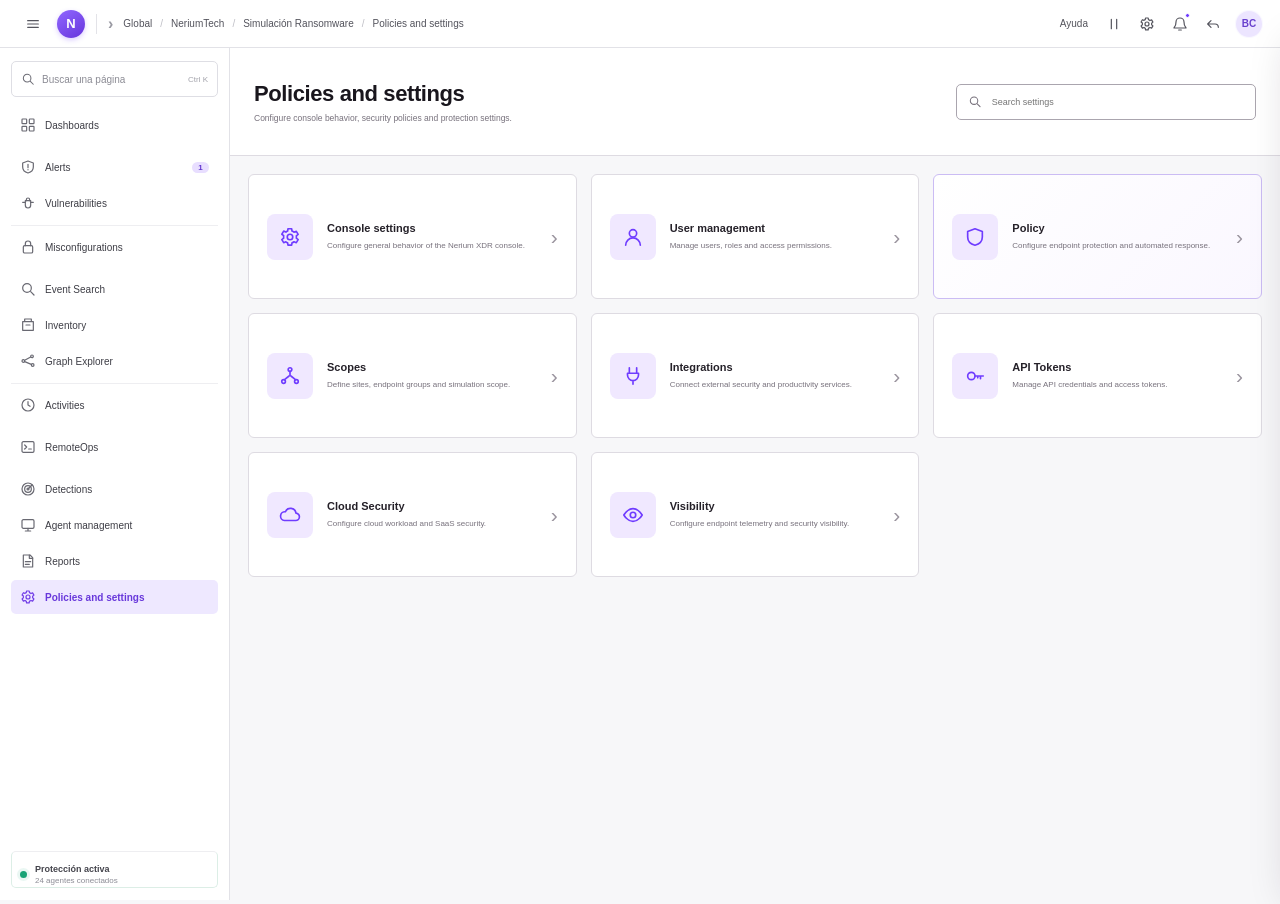
<file: Simulador - Tablet/polices-setting.html>
<!DOCTYPE html>
<html lang="es">

<head>
    <meta charset="UTF-8">
    <meta name="viewport" content="width=device-width, initial-scale=1.0">
    <meta name="theme-color" content="#1b102b">

    <title>Policies and Settings | Simulador NeriumTech</title>

    <link rel="stylesheet" href="CSS/Simulador.css">
    <link rel="stylesheet" href="CSS/PoliciesSettings.css">
</head>

<body>

    <!-- =========================================
         ICONOS
    ========================================== -->

    <svg class="icon-sprite" aria-hidden="true">

        <symbol id="i-grid" viewBox="0 0 24 24">
            <rect x="3" y="3" width="7" height="7" rx="1"/>
            <rect x="14" y="3" width="7" height="7" rx="1"/>
            <rect x="3" y="14" width="7" height="7" rx="1"/>
            <rect x="14" y="14" width="7" height="7" rx="1"/>
        </symbol>

        <symbol id="i-alert" viewBox="0 0 24 24">
            <path d="M12 3 4 6v6c0 4.8 3.2 7.7 8 9 4.8-1.3 8-4.2 8-9V6l-8-3Z"/>
            <path d="M12 8v5m0 3v.2"/>
        </symbol>

        <symbol id="i-bug" viewBox="0 0 24 24">
            <path d="M8 8.5h8v7a4 4 0 0 1-8 0v-7Z"/>
            <path d="M9.5 8.5V7a2.5 2.5 0 0 1 5 0v1.5M4 11h4m8 0h4"/>
        </symbol>

        <symbol id="i-lock" viewBox="0 0 24 24">
            <rect x="5" y="10" width="14" height="11" rx="2"/>
            <path d="M8 10V7a4 4 0 0 1 8 0v3"/>
        </symbol>

        <symbol id="i-search" viewBox="0 0 24 24">
            <circle cx="10.5" cy="10.5" r="6.5"/>
            <path d="m16 16 5 5"/>
        </symbol>

        <symbol id="i-inventory" viewBox="0 0 24 24">
            <path d="M4 7h16v13H4zM7 3h10v4H7z"/>
            <path d="M9 12h6"/>
        </symbol>

        <symbol id="i-graph" viewBox="0 0 24 24">
            <circle cx="5" cy="12" r="2"/>
            <circle cx="18" cy="5" r="2"/>
            <circle cx="19" cy="18" r="2"/>
            <path d="m7 11 9-5m-9 7 10 4"/>
        </symbol>

        <symbol id="i-clock" viewBox="0 0 24 24">
            <circle cx="12" cy="12" r="9"/>
            <path d="M12 7v5l3 2"/>
        </symbol>

        <symbol id="i-terminal" viewBox="0 0 24 24">
            <rect x="3" y="4" width="18" height="16" rx="2"/>
            <path d="m7 9 3 3-3 3m6 0h4"/>
        </symbol>

        <symbol id="i-radar" viewBox="0 0 24 24">
            <circle cx="12" cy="12" r="9"/>
            <circle cx="12" cy="12" r="5"/>
            <circle cx="12" cy="12" r="1.5"/>
            <path d="m12 12 6-6"/>
        </symbol>

        <symbol id="i-device" viewBox="0 0 24 24">
            <rect x="3" y="4" width="18" height="13" rx="2"/>
            <path d="M8 21h8m-4-4v4"/>
        </symbol>

        <symbol id="i-report" viewBox="0 0 24 24">
            <path d="M5 3h10l4 4v14H5z"/>
            <path d="M14 3v5h5M8 13h8m-8 4h6"/>
        </symbol>

        <symbol id="i-settings" viewBox="0 0 24 24">
            <circle cx="12" cy="12" r="3"/>
            <path d="M19 12a7 7 0 0 0-.1-1.2l2-1.6-2-3.4-2.5 1A7 7 0 0 0 14.2 5.5L13.8 3h-4l-.4 2.5a7 7 0 0 0-1.9 1.1l-2.4-1-2 3.4 2 1.6A7 7 0 0 0 5 12c0 .4 0 .8.1 1.2l-2 1.6 2 3.4 2.4-1a7 7 0 0 0 1.9 1.1l.4 2.5h4l.4-2.5a7 7 0 0 0 2.2-1.1l2.5 1 2-3.4-2-1.6c.1-.4.1-.8.1-1.2Z"/>
        </symbol>

        <symbol id="i-menu" viewBox="0 0 24 24">
            <path d="M4 7h16M4 12h16M4 17h16"/>
        </symbol>

        <symbol id="i-bell" viewBox="0 0 24 24">
            <path d="M18 9a6 6 0 0 0-12 0c0 7-3 7-3 9h18c0-2-3-2-3-9Z"/>
            <path d="M10 21h4"/>
        </symbol>

        <symbol id="i-pause" viewBox="0 0 24 24">
            <path d="M8 5v14m8-14v14"/>
        </symbol>

        <symbol id="i-back" viewBox="0 0 24 24">
            <path d="m9 7-5 5 5 5M4 12h11a5 5 0 0 1 5 5"/>
        </symbol>

        <symbol id="i-shield" viewBox="0 0 24 24">
            <path d="M12 3 4 6v6c0 4.8 3.2 7.7 8 9 4.8-1.3 8-4.2 8-9V6l-8-3Z"/>
        </symbol>

        <symbol id="i-user" viewBox="0 0 24 24">
            <circle cx="12" cy="8" r="4"/>
            <path d="M4 21a8 8 0 0 1 16 0"/>
        </symbol>

        <symbol id="i-key" viewBox="0 0 24 24">
            <circle cx="8" cy="12" r="4"/>
            <path d="M12 12h9m-3 0v3m-3-3v2"/>
        </symbol>

        <symbol id="i-plug" viewBox="0 0 24 24">
            <path d="M8 3v6m8-6v6M6 9h12v2a6 6 0 0 1-12 0V9Zm6 8v4"/>
        </symbol>

        <symbol id="i-network" viewBox="0 0 24 24">
            <circle cx="12" cy="5" r="2"/>
            <circle cx="5" cy="18" r="2"/>
            <circle cx="19" cy="18" r="2"/>
            <path d="M12 7v4M6 16l5-4m7 4-5-4"/>
        </symbol>

        <symbol id="i-cloud" viewBox="0 0 24 24">
            <path d="M6 18h12a4 4 0 0 0 .5-8A6 6 0 0 0 7 8.5 4.5 4.5 0 0 0 6 18Z"/>
        </symbol>

        <symbol id="i-eye" viewBox="0 0 24 24">
            <path d="M2 12s4-7 10-7 10 7 10 7-4 7-10 7S2 12 2 12Z"/>
            <circle cx="12" cy="12" r="3"/>
        </symbol>

    </svg>


    <audio id="musicaFondo" src="Audio/Musica.mp3" loop></audio>


    <!-- =========================================
         TOPBAR
    ========================================== -->

    <header class="topbar">

        <div class="topbar-left">

            <button class="top-icon mobile-menu" id="btnAbrirMenu">
                <svg><use href="#i-menu"></use></svg>
            </button>

            <a class="brand-mini" href="Simulador.Html">
                <span>N</span>
            </a>

            <span class="top-divider"></span>
            <span class="scope-circle">›</span>

            <nav class="scope-path">
                <strong>Global</strong>
                <b>/</b>
                <strong>NeriumTech</strong>
                <b>/</b>
                <strong>Simulación Ransomware</strong>
                <b>/</b>
                <strong>Policies and settings</strong>
            </nav>

        </div>


        <div class="topbar-right">

            <span class="simulation-state">
                <i></i>
                Simulación activa
            </span>

            <time class="live-clock" id="relojSimulacion">
                00:00:00
            </time>

            <button class="top-text-button" id="btnAyuda">
                Ayuda
            </button>

            <button class="top-icon" id="btnPausa">
                <svg><use href="#i-pause"></use></svg>
            </button>

            <button class="top-icon" id="btnConfiguracion">
                <svg><use href="#i-settings"></use></svg>
            </button>

            <button class="top-icon" id="btnNotificaciones">
                <svg><use href="#i-bell"></use></svg>
                <i class="notification-dot"></i>
            </button>

            <button class="top-icon" id="btnRegresar">
                <svg><use href="#i-back"></use></svg>
            </button>

            <span class="user-avatar">BC</span>

        </div>

    </header>


    <div class="application-shell">


        <!-- =========================================
             SIDEBAR
        ========================================== -->

        <aside class="sidebar" id="sidebar">

            <label class="page-search">

                <svg><use href="#i-search"></use></svg>

                <input
                    id="menuSearch"
                    type="search"
                    placeholder="Buscar una página"
                >

                <kbd>Ctrl K</kbd>

            </label>


            <nav class="sidebar-nav">

                <a class="side-link" href="Simulador.Html" data-ready="true" data-menu-text="dashboard">
                    <svg><use href="#i-grid"></use></svg>
                    <span>Dashboards</span>
                </a>

                <span class="menu-section">Triage</span>

                <a class="side-link" href="Alerts.html" data-ready="true" data-menu-text="alerts">
                    <svg><use href="#i-alert"></use></svg>
                    <span>Alerts</span>
                    <b class="menu-count">1</b>
                </a>

                <a class="side-link" href="vulnerabilities.html" data-ready="true" data-menu-text="vulnerabilities">
                    <svg><use href="#i-bug"></use></svg>
                    <span>Vulnerabilities</span>
                </a>

                <a class="side-link" href="misconfigurations.html" data-ready="true" data-menu-text="misconfigurations">
                    <svg><use href="#i-lock"></use></svg>
                    <span>Misconfigurations</span>
                </a>


                <span class="menu-section">Discover</span>

                <a class="side-link" href="event-search.html" data-ready="true" data-menu-text="event search">
                    <svg><use href="#i-search"></use></svg>
                    <span>Event Search</span>
                </a>

                <a class="side-link" href="inventory.html" data-ready="true" data-menu-text="inventory">
                    <svg><use href="#i-inventory"></use></svg>
                    <span>Inventory</span>
                </a>

                <a class="side-link" href="graph-explorer.html" data-ready="true" data-menu-text="graph explorer">
                    <svg><use href="#i-graph"></use></svg>
                    <span>Graph Explorer</span>
                </a>

                <a class="side-link" href="activities.html" data-ready="true" data-menu-text="activities">
                    <svg><use href="#i-clock"></use></svg>
                    <span>Activities</span>
                </a>


                <span class="menu-section">Automate</span>

                <a class="side-link" href="remoteops.html" data-ready="true" data-menu-text="remoteops">
                    <svg><use href="#i-terminal"></use></svg>
                    <span>RemoteOps</span>
                </a>


                <span class="menu-section">Configure</span>

                <a class="side-link" href="detections.html" data-ready="true" data-menu-text="detections">
                    <svg><use href="#i-radar"></use></svg>
                    <span>Detections</span>
                </a>

                <a class="side-link" href="agent-management.html" data-ready="true" data-menu-text="agent management">
                    <svg><use href="#i-device"></use></svg>
                    <span>Agent management</span>
                </a>

                <a class="side-link" href="reports.html" data-ready="true" data-menu-text="reports">
                    <svg><use href="#i-report"></use></svg>
                    <span>Reports</span>
                </a>

                <a class="side-link active" href="policies-settings.html" data-ready="true" data-menu-text="policies settings">
                    <svg><use href="#i-settings"></use></svg>
                    <span>Policies and settings</span>
                </a>

            </nav>


            <div class="sidebar-footer">

                <span class="protection-dot"></span>

                <div>
                    <strong>Protección activa</strong>
                    <small>24 agentes conectados</small>
                </div>

            </div>

        </aside>


        <button
            class="sidebar-backdrop"
            id="sidebarBackdrop">
        </button>


        <!-- =========================================
             CONTENIDO
        ========================================== -->

        <main class="main-content policies-main">

            <header class="policies-header">

                <div>
                    <h1>Policies and settings</h1>
                    <p>
                        Configure console behavior, security policies and protection settings.
                    </p>
                </div>

                <label class="settings-search">

                    <svg><use href="#i-search"></use></svg>

                    <input
                        id="settingsSearch"
                        type="search"
                        placeholder="Search settings"
                    >

                </label>

            </header>


            <!-- =========================================
                 GRID
            ========================================== -->

            <section class="settings-grid" id="settingsGrid">


                <!-- CONSOLE -->

                <article
                    class="settings-card"
                    data-search="console general settings interface language notifications"
                    data-setting="console">

                    <div class="settings-icon">
                        <svg><use href="#i-settings"></use></svg>
                    </div>

                    <div>
                        <h2>Console settings</h2>
                        <p>
                            Configure general behavior of the Nerium XDR console.
                        </p>
                    </div>

                    <span>›</span>

                </article>


                <!-- USERS -->

                <article
                    class="settings-card"
                    data-search="users user management permissions roles accounts"
                    data-setting="users">

                    <div class="settings-icon">
                        <svg><use href="#i-user"></use></svg>
                    </div>

                    <div>
                        <h2>User management</h2>
                        <p>
                            Manage users, roles and access permissions.
                        </p>
                    </div>

                    <span>›</span>

                </article>


                <!-- POLICY -->

                <article
                    class="settings-card important"
                    data-search="policy ransomware protection detect prevent quarantine isolation mitigation"
                    data-setting="policy">

                    <div class="settings-icon">
                        <svg><use href="#i-shield"></use></svg>
                    </div>

                    <div>
                        <h2>Policy</h2>
                        <p>
                            Configure endpoint protection and automated response.
                        </p>
                    </div>

                    <span>›</span>

                </article>


                <!-- SCOPE -->

                <article
                    class="settings-card"
                    data-search="scope sites groups account endpoints"
                    data-setting="scope">

                    <div class="settings-icon">
                        <svg><use href="#i-network"></use></svg>
                    </div>

                    <div>
                        <h2>Scopes</h2>
                        <p>
                            Define sites, endpoint groups and simulation scope.
                        </p>
                    </div>

                    <span>›</span>

                </article>


                <!-- INTEGRATIONS -->

                <article
                    class="settings-card"
                    data-search="integrations api third party services"
                    data-setting="integrations">

                    <div class="settings-icon">
                        <svg><use href="#i-plug"></use></svg>
                    </div>

                    <div>
                        <h2>Integrations</h2>
                        <p>
                            Connect external security and productivity services.
                        </p>
                    </div>

                    <span>›</span>

                </article>


                <!-- API -->

                <article
                    class="settings-card"
                    data-search="api tokens keys authentication"
                    data-setting="api">

                    <div class="settings-icon">
                        <svg><use href="#i-key"></use></svg>
                    </div>

                    <div>
                        <h2>API Tokens</h2>
                        <p>
                            Manage API credentials and access tokens.
                        </p>
                    </div>

                    <span>›</span>

                </article>


                <!-- CLOUD -->

                <article
                    class="settings-card"
                    data-search="cloud detection response security protection"
                    data-setting="cloud">

                    <div class="settings-icon">
                        <svg><use href="#i-cloud"></use></svg>
                    </div>

                    <div>
                        <h2>Cloud Security</h2>
                        <p>
                            Configure cloud workload and SaaS security.
                        </p>
                    </div>

                    <span>›</span>

                </article>


                <!-- VISIBILITY -->

                <article
                    class="settings-card"
                    data-search="visibility telemetry monitoring logs endpoint"
                    data-setting="visibility">

                    <div class="settings-icon">
                        <svg><use href="#i-eye"></use></svg>
                    </div>

                    <div>
                        <h2>Visibility</h2>
                        <p>
                            Configure endpoint telemetry and security visibility.
                        </p>
                    </div>

                    <span>›</span>

                </article>

            </section>


            <div
                class="settings-empty"
                id="settingsEmpty"
                hidden>

                No settings found.

            </div>

        </main>

    </div>


    <!-- =========================================
         POLICY DRAWER
    ========================================== -->

    <aside
        class="policy-drawer"
        id="policyDrawer"
        aria-hidden="true">

        <header>

            <div>

                <small>ENDPOINT SECURITY</small>

                <h2>
                    Ransomware Protection Policy
                </h2>

            </div>

            <button id="closePolicyDrawer">
                ×
            </button>

        </header>


        <div class="policy-content">


            <section class="policy-summary">

                <span class="policy-state">
                    <i></i>
                    Policy active
                </span>

                <p>
                    These controls determine how the simulated EDR responds when ransomware behavior is detected.
                </p>

            </section>


            <!-- DETECT -->

            <article class="policy-option">

                <div>

                    <strong>
                        Detect ransomware behavior
                    </strong>

                    <small>
                        Generate an alert when suspicious encryption activity is detected.
                    </small>

                </div>

                <label class="switch">

                    <input
                        id="policyDetect"
                        type="checkbox"
                        checked>

                    <span></span>

                </label>

            </article>


            <!-- KILL -->

            <article class="policy-option">

                <div>

                    <strong>
                        Kill malicious process
                    </strong>

                    <small>
                        Automatically terminate the detected ransomware process.
                    </small>

                </div>

                <label class="switch">

                    <input
                        id="policyKill"
                        type="checkbox"
                        checked>

                    <span></span>

                </label>

            </article>


            <!-- QUARANTINE -->

            <article class="policy-option">

                <div>

                    <strong>
                        Quarantine malicious file
                    </strong>

                    <small>
                        Automatically quarantine the malicious executable.
                    </small>

                </div>

                <label class="switch">

                    <input
                        id="policyQuarantine"
                        type="checkbox"
                        checked>

                    <span></span>

                </label>

            </article>


            <!-- ISOLATE -->

            <article class="policy-option">

                <div>

                    <strong>
                        Automatic network isolation
                    </strong>

                    <small>
                        Isolate the affected endpoint when ransomware is confirmed.
                    </small>

                </div>

                <label class="switch">

                    <input
                        id="policyIsolation"
                        type="checkbox">

                    <span></span>

                </label>

            </article>


            <!-- ROLLBACK -->

            <article class="policy-option">

                <div>

                    <strong>
                        Automatic rollback
                    </strong>

                    <small>
                        Restore modified files after the threat is contained.
                    </small>

                </div>

                <label class="switch">

                    <input
                        id="policyRollback"
                        type="checkbox">

                    <span></span>

                </label>

            </article>


            <!-- MODE -->

            <article class="policy-select-option">

                <div>

                    <strong>
                        Response mode
                    </strong>

                    <small>
                        Defines how much control remains with the analyst.
                    </small>

                </div>

                <select id="responseMode">

                    <option value="detect">
                        Detect only
                    </option>

                    <option value="protect" selected>
                        Protect
                    </option>

                    <option value="automatic">
                        Full automatic
                    </option>

                </select>

            </article>


            <div class="policy-warning" id="policyWarning">

                Automatic network isolation is disabled.
                During an attack, analyst intervention may be required.

            </div>

        </div>


        <footer>

            <button
                class="policy-reset"
                id="resetPolicy">
                Reset
            </button>

            <button
                class="policy-save"
                id="savePolicy">
                Save policy
            </button>

        </footer>

    </aside>


    <div
        class="drawer-backdrop"
        id="drawerBackdrop">
    </div>


    <!-- TOAST -->

    <div class="sim-toast" id="toast">
        <span id="toastTexto"></span>
    </div>


    <script src="JS/PoliciesSettings.js"></script>

</body>

</html>
</file>
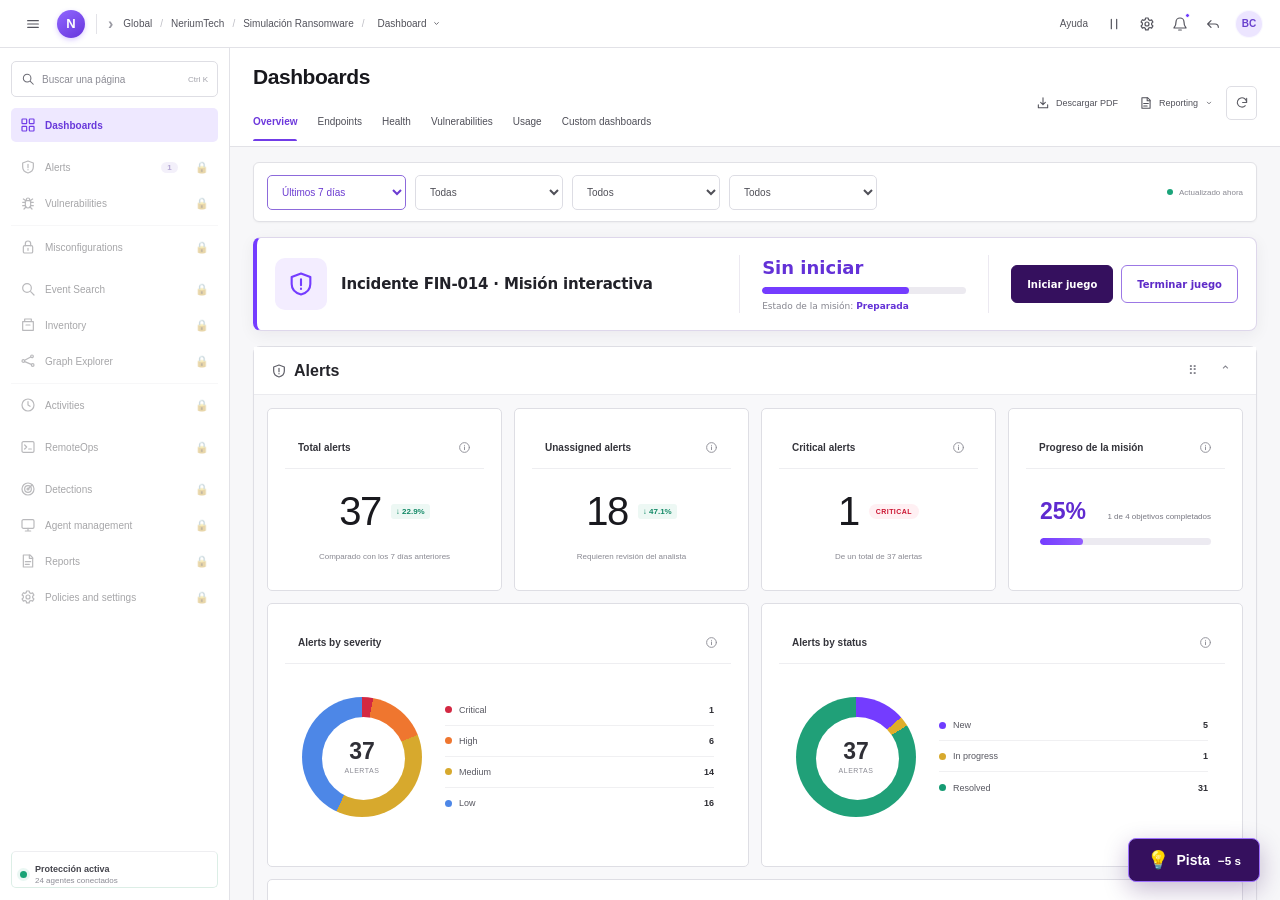
<file: Simulador - Tablet/Simulador.Html>
<!DOCTYPE html>
<html lang="es">

<head>
    <meta charset="UTF-8">
    <meta name="viewport" content="width=device-width, initial-scale=1.0">
    <meta name="theme-color" content="#1b102b">
    <title>Dashboard | Simulador de Ransomware NeriumTech</title>

    <link rel="stylesheet" href="CSS/Simulador.css">
</head>

<body>

    <!-- ICONOS INTERNOS -->
    <svg class="icon-sprite" aria-hidden="true">

        <symbol id="i-grid" viewBox="0 0 24 24">
            <rect x="3" y="3" width="7" height="7" rx="1"/>
            <rect x="14" y="3" width="7" height="7" rx="1"/>
            <rect x="3" y="14" width="7" height="7" rx="1"/>
            <rect x="14" y="14" width="7" height="7" rx="1"/>
        </symbol>

        <symbol id="i-alert" viewBox="0 0 24 24">
            <path d="M12 3 4 6v6c0 4.8 3.2 7.7 8 9 4.8-1.3 8-4.2 8-9V6l-8-3Z"/>
            <path d="M12 8v5m0 3v.2"/>
        </symbol>

        <symbol id="i-bug" viewBox="0 0 24 24">
            <path d="M8 8.5h8v7a4 4 0 0 1-8 0v-7Z"/>
            <path d="M9.5 8.5V7a2.5 2.5 0 0 1 5 0v1.5M4 11h4m8 0h4M5 6l3 2m11-2-3 2M4 16h4m8 0h4M6 21l3-3m9 3-3-3"/>
        </symbol>

        <symbol id="i-lock" viewBox="0 0 24 24">
            <rect x="5" y="10" width="14" height="11" rx="2"/>
            <path d="M8 10V7a4 4 0 0 1 8 0v3m-4 4v3"/>
        </symbol>

        <symbol id="i-search" viewBox="0 0 24 24">
            <circle cx="10.5" cy="10.5" r="6.5"/>
            <path d="m16 16 5 5"/>
        </symbol>

        <symbol id="i-inventory" viewBox="0 0 24 24">
            <path d="M4 7h16v13H4zM7 3h10v4H7z"/>
            <path d="M9 12h6"/>
        </symbol>

        <symbol id="i-graph" viewBox="0 0 24 24">
            <circle cx="5" cy="12" r="2"/>
            <circle cx="18" cy="5" r="2"/>
            <circle cx="19" cy="18" r="2"/>
            <path d="m7 11 9-5m-9 7 10 4"/>
        </symbol>

        <symbol id="i-clock" viewBox="0 0 24 24">
            <circle cx="12" cy="12" r="9"/>
            <path d="M12 7v5l3 2"/>
        </symbol>

        <symbol id="i-terminal" viewBox="0 0 24 24">
            <rect x="3" y="4" width="18" height="16" rx="2"/>
            <path d="m7 9 3 3-3 3m6 0h4"/>
        </symbol>

        <symbol id="i-radar" viewBox="0 0 24 24">
            <circle cx="12" cy="12" r="9"/>
            <circle cx="12" cy="12" r="5"/>
            <circle cx="12" cy="12" r="1.5"/>
            <path d="m12 12 6-6"/>
        </symbol>

        <symbol id="i-device" viewBox="0 0 24 24">
            <rect x="3" y="4" width="18" height="13" rx="2"/>
            <path d="M8 21h8m-4-4v4"/>
        </symbol>

        <symbol id="i-report" viewBox="0 0 24 24">
            <path d="M5 3h10l4 4v14H5z"/>
            <path d="M14 3v5h5M8 13h8m-8 4h6"/>
        </symbol>

        <symbol id="i-settings" viewBox="0 0 24 24">
            <circle cx="12" cy="12" r="3"/>
            <path d="M19 12a7 7 0 0 0-.1-1.2l2-1.6-2-3.4-2.5 1A7 7 0 0 0 14.2 5.5L13.8 3h-4l-.4 2.5a7 7 0 0 0-1.9 1.1l-2.4-1-2 3.4 2 1.6A7 7 0 0 0 5 12c0 .4 0 .8.1 1.2l-2 1.6 2 3.4 2.4-1a7 7 0 0 0 1.9 1.1l.4 2.5h4l.4-2.5a7 7 0 0 0 2.2-1.1l2.5 1 2-3.4-2-1.6c.1-.4.1-.8.1-1.2Z"/>
        </symbol>

        <symbol id="i-download" viewBox="0 0 24 24">
            <path d="M12 3v12m-4-4 4 4 4-4"/>
            <path d="M4 15v5h16v-5"/>
        </symbol>

        <symbol id="i-refresh" viewBox="0 0 24 24">
            <path d="M20 11a8 8 0 1 0-2.3 5.7M20 4v7h-7"/>
        </symbol>

        <symbol id="i-pause" viewBox="0 0 24 24">
            <path d="M8 5v14m8-14v14"/>
        </symbol>

        <symbol id="i-back" viewBox="0 0 24 24">
            <path d="m9 7-5 5 5 5M4 12h11a5 5 0 0 1 5 5"/>
        </symbol>

        <symbol id="i-menu" viewBox="0 0 24 24">
            <path d="M4 7h16M4 12h16M4 17h16"/>
        </symbol>

        <symbol id="i-bell" viewBox="0 0 24 24">
            <path d="M18 9a6 6 0 0 0-12 0c0 7-3 7-3 9h18c0-2-3-2-3-9Z"/>
            <path d="M10 21h4"/>
        </symbol>

        <symbol id="i-chevron" viewBox="0 0 24 24">
            <path d="m8 10 4 4 4-4"/>
        </symbol>

        <symbol id="i-info" viewBox="0 0 24 24">
            <circle cx="12" cy="12" r="9"/>
            <path d="M12 11v5m0-8v.1"/>
        </symbol>

    </svg>

    <audio
        id="musicaFondo"
        src="Audio/Musica.mp3"
        loop>
    </audio>

    <!-- BARRA SUPERIOR -->
    <header class="topbar">

        <div class="topbar-left">

            <button
                class="top-icon mobile-menu"
                id="btnAbrirMenu"
                type="button"
                aria-label="Abrir menú">

                <svg>
                    <use href="#i-menu"></use>
                </svg>

            </button>

            <a
                class="brand-mini"
                href="Simulador.html"
                aria-label="NeriumTech">

                <span>N</span>

            </a>

            <span class="top-divider"></span>
            <span class="scope-circle">›</span>

            <nav
                class="scope-path"
                aria-label="Ubicación actual">

                <strong>Global</strong>
                <b>/</b>

                <strong>NeriumTech</strong>
                <b>/</b>

                <strong>Simulación Ransomware</strong>
                <b>/</b>

                <button type="button">
                    Dashboard

                    <svg>
                        <use href="#i-chevron"></use>
                    </svg>
                </button>

            </nav>

        </div>

        <div class="topbar-right">

            <span class="simulation-state">
                <i></i>
                Simulación activa
            </span>

            <time
                class="live-clock"
                id="relojSimulacion">

                00:00:00

            </time>

            <button
                class="top-text-button"
                type="button">

                Ayuda

            </button>

            <button
                class="top-icon"
                id="btnPausa"
                type="button"
                title="Pausar"
                aria-label="Pausar simulación">

                <svg>
                    <use href="#i-pause"></use>
                </svg>

            </button>

            <button
                class="top-icon"
                id="btnConfiguracion"
                type="button"
                title="Configuración"
                aria-label="Configuración">

                <svg>
                    <use href="#i-settings"></use>
                </svg>

            </button>

            <button
                class="top-icon"
                id="btnNotificaciones"
                type="button"
                title="Notificaciones"
                aria-label="Notificaciones"
                aria-expanded="false">

                <svg>
                    <use href="#i-bell"></use>
                </svg>

                <i class="notification-dot"></i>

            </button>

            <button
                class="top-icon"
                id="btnRegresar"
                type="button"
                title="Regresar al inicio"
                aria-label="Regresar al inicio">

                <svg>
                    <use href="#i-back"></use>
                </svg>

            </button>

            <span class="user-avatar">BC</span>

        </div>

    </header>

    <!-- NOTIFICACIONES -->
    <aside
        class="notifications-panel"
        id="panelNotificaciones"
        aria-label="Notificaciones"
        hidden>

        <header>

            <strong>Notificaciones</strong>

            <button
                id="cerrarNotificaciones"
                type="button">

                ×

            </button>

        </header>

        <button
            class="notification-item unread"
            type="button"
            data-open-incident>

            <span class="notification-symbol critical">
                !
            </span>

            <span>
                <strong>Ransomware detectado</strong>
                <small>
                    FIN-014 · hace unos segundos
                </small>
            </span>

        </button>

        <div class="notification-item">

            <span class="notification-symbol safe">
                ✓
            </span>

            <span>
                <strong>Agentes conectados</strong>
                <small>
                    24 endpoints protegidos
                </small>
            </span>

        </div>

    </aside>

    <div class="application-shell">

        <!-- MENÚ LATERAL -->
        <aside
            class="sidebar"
            id="sidebar">

            <label class="page-search">

                <svg>
                    <use href="#i-search"></use>
                </svg>

                <input
                    id="menuSearch"
                    type="search"
                    placeholder="Buscar una página"
                    autocomplete="off">

                <kbd>Ctrl K</kbd>

            </label>

            <nav
                class="sidebar-nav"
                aria-label="Módulos del simulador">

                <!-- DASHBOARD -->
                <a
                    class="side-link active"
                    href="Simulador.html"
                    data-menu-text="dashboard resumen inicio">

                    <svg>
                        <use href="#i-grid"></use>
                    </svg>

                    <span>Dashboards</span>

                </a>

                <span class="menu-section">
                    Triage
                </span>

                <!-- CONEXIÓN CON ALERTS.HTML -->
                <a
                    class="side-link"
                    href="Alerts.html"
                    data-ready="true"
                    data-menu-text="alerts alertas incidentes">

                    <svg>
                        <use href="#i-alert"></use>
                    </svg>

                    <span>Alerts</span>

                    <b class="menu-count">1</b>

                </a>

                <a
                    class="side-link"
                    href="Vulnerabilities.html"
                    data-menu-text="vulnerabilities vulnerabilidades">

                    <svg>
                        <use href="#i-bug"></use>
                    </svg>

                    <span>Vulnerabilities</span>

                </a>

                <a
                    class="side-link"
                    href="misconfigurations.html"
                    data-menu-text="misconfigurations configuraciones incorrectas">

                    <svg>
                        <use href="#i-lock"></use>
                    </svg>

                    <span>Misconfigurations</span>

                </a>

                <span class="menu-section">
                    Discover
                </span>

                <a
                    class="side-link"
                    href="event-search.html"
                    data-menu-text="event search búsqueda eventos">

                    <svg>
                        <use href="#i-search"></use>
                    </svg>

                    <span>Event Search</span>

                </a>

                <a
                    class="side-link"
                    href="Inventory.html"
                    data-menu-text="inventory inventario endpoints equipos">

                    <svg>
                        <use href="#i-inventory"></use>
                    </svg>

                    <span>Inventory</span>

                </a>

                <a
                    class="side-link"
                    href="graph-explorer.html"
                    data-menu-text="graph explorer mapa propagación">

                    <svg>
                        <use href="#i-graph"></use>
                    </svg>

                    <span>Graph Explorer</span>

                </a>

                <a
                    class="side-link"
                    href="activities.html"
                    data-menu-text="activities actividades historial">

                    <svg>
                        <use href="#i-clock"></use>
                    </svg>

                    <span>Activities</span>

                </a>

                <span class="menu-section">
                    Automate
                </span>

                <a
                    class="side-link"
                    href="remoteops.html"
                    data-menu-text="remoteops automatización remota">

                    <svg>
                        <use href="#i-terminal"></use>
                    </svg>

                    <span>RemoteOps</span>

                </a>

                <span class="menu-section">
                    Configure
                </span>

                <a
                    class="side-link"
                    href="detections.html"
                    data-menu-text="detections detecciones reglas">

                    <svg>
                        <use href="#i-radar"></use>
                    </svg>

                    <span>Detections</span>

                </a>

                <a
                    class="side-link"
                    href="agent-management.html"
                    data-menu-text="agent management agentes">

                    <svg>
                        <use href="#i-device"></use>
                    </svg>

                    <span>Agent management</span>

                </a>

                <a
                    class="side-link"
                    href="reports.html"
                    data-menu-text="reports reportes">

                    <svg>
                        <use href="#i-report"></use>
                    </svg>

                    <span>Reports</span>

                </a>

                <a
                    class="side-link"
                    href="policies-settings.html"
                    data-menu-text="policies settings políticas configuración">

                    <svg>
                        <use href="#i-settings"></use>
                    </svg>

                    <span>Policies and settings</span>

                </a>

            </nav>

            <div class="sidebar-footer">

                <span class="protection-dot"></span>

                <div>
                    <strong>Protección activa</strong>
                    <small>24 agentes conectados</small>
                </div>

            </div>

        </aside>

        <button
            class="sidebar-backdrop"
            id="sidebarBackdrop"
            type="button"
            aria-label="Cerrar menú">
        </button>

        <!-- CONTENIDO PRINCIPAL -->
        <main class="main-content">

            <header class="page-header">

                <div>

                    <h1>Dashboards</h1>

                    <nav
                        class="dashboard-tabs"
                        aria-label="Secciones del dashboard">

                        <button
                            class="dashboard-tab active"
                            type="button"
                            data-tab="overview">

                            Overview

                        </button>

                        <button
                            class="dashboard-tab"
                            type="button"
                            data-tab="endpoints">

                            Endpoints

                        </button>

                        <button
                            class="dashboard-tab"
                            type="button"
                            data-tab="health">

                            Health

                        </button>

                        <button
                            class="dashboard-tab"
                            type="button"
                            data-tab="vulnerabilities">

                            Vulnerabilities

                        </button>

                        <button
                            class="dashboard-tab"
                            type="button"
                            data-tab="usage">

                            Usage

                        </button>

                        <button
                            class="dashboard-tab"
                            type="button"
                            data-tab="custom">

                            Custom dashboards

                        </button>

                    </nav>

                </div>

                <div class="page-actions">

                    <button
                        class="action-link"
                        id="btnDownload"
                        type="button">

                        <svg>
                            <use href="#i-download"></use>
                        </svg>

                        Descargar PDF

                    </button>

                    <button
                        class="action-link"
                        id="btnReporting"
                        type="button">

                        <svg>
                            <use href="#i-report"></use>
                        </svg>

                        Reporting

                        <svg class="chevron">
                            <use href="#i-chevron"></use>
                        </svg>

                    </button>

                    <button
                        class="icon-outline"
                        id="btnActualizar"
                        type="button"
                        title="Actualizar">

                        <svg>
                            <use href="#i-refresh"></use>
                        </svg>

                    </button>

                </div>

            </header>

            <!-- FILTROS -->
            <section
                class="filters-bar"
                aria-label="Filtros del dashboard">

                <label class="filter-control accent">

                    <span>Periodo</span>

                    <select id="filtroPeriodo">
                        <option value="7">
                            Últimos 7 días
                        </option>

                        <option value="1">
                            Últimas 24 horas
                        </option>

                        <option value="30">
                            Últimos 30 días
                        </option>
                    </select>

                </label>

                <label class="filter-control">

                    <span>Severity</span>

                    <select id="filtroSeveridad">
                        <option value="all">
                            Todas
                        </option>

                        <option value="critical">
                            Critical
                        </option>

                        <option value="high">
                            High
                        </option>

                        <option value="medium">
                            Medium
                        </option>
                    </select>

                </label>

                <label class="filter-control">

                    <span>Mitigation status</span>

                    <select id="filtroMitigacion">
                        <option value="all">
                            Todos
                        </option>

                        <option value="unmitigated">
                            Unmitigated
                        </option>

                        <option value="mitigated">
                            Mitigated
                        </option>
                    </select>

                </label>

                <label class="filter-control">

                    <span>Assigned to</span>

                    <select id="filtroAsignado">
                        <option value="all">
                            Todos
                        </option>

                        <option value="unassigned">
                            Unassigned
                        </option>

                        <option value="soc">
                            SOC Nerium
                        </option>
                    </select>

                </label>

                <span class="filter-update">
                    <i></i>

                    <span id="textoActualizacion">
                        Actualizado ahora
                    </span>
                </span>

            </section>

<style>#scenarioModal[hidden],#scenarioWidget [hidden]{display:none!important}</style>
<section id="scenarioWidget" class="scenario-widget" aria-labelledby="scenarioWidgetTitle">
    <div class="scenario-summary">
        <span class="scenario-shield" aria-hidden="true">
            <svg><use href="#i-alert"></use></svg>
        </span>

        <div class="scenario-copy">
            <strong id="scenarioWidgetTitle">Incidente FIN-014 · Misión interactiva</strong>
            <p id="scenarioBanner" hidden></p>
        </div>
    </div>

    <div class="scenario-status">
        <p id="scenarioTimer">Sin iniciar</p>
        <div class="scenario-status-track" aria-hidden="true"><span></span></div>
        <small>Estado de la misión: <strong id="scenarioStatusLabel">Preparada</strong></small>
    </div>

    <div class="scenario-actions">
        <button id="scenarioStart" class="scenario-button primary" type="button">Iniciar juego</button>
        <button id="scenarioRestart" class="scenario-button primary" type="button" hidden>Reiniciar juego</button>
        <a
            id="scenarioEndGame"
            class="scenario-button secondary"
            href="Inicio.html"
            aria-label="Terminar juego y volver al inicio"
        >
            Terminar juego
        </a>
    </div>
</section>
<div id="scenarioModal" hidden role="alertdialog" aria-modal="true" aria-labelledby="scenarioTitle" style="position:fixed;inset:0;z-index:9999;display:grid;place-items:center;background:#080910df;padding:20px"><div style="max-width:500px;background:#241927;color:#fff;border:2px solid #d14f75;padding:28px;border-radius:16px;box-shadow:0 0 80px #e1427055;font:15px system-ui"><strong style="color:#ff8aa6">ALERTA CRÍTICA · SENTINELONE</strong><h2 id="scenarioTitle">Posible ataque de ransomware</h2><p>Se detectó actividad de cifrado en FIN-014. Tienes menos de cinco minutos para identificar la causa y contenerla. El reloj continuará en todas las páginas.</p><button id="scenarioDismiss" type="button" style="padding:13px 18px;border:0;border-radius:8px;color:#fff;background:#963f6d;cursor:pointer">Abrir alerta</button></div></div>


            <!-- SIMULADOR -->
            <style>.simulation-console,.incident-strip {display:none !important}</style>
            <section
                class="simulation-console"
                aria-labelledby="tituloSimulacion">

                <div class="simulation-copy">

                    <span class="eyebrow">
                        RANSOMWARE RESPONSE SIMULATOR
                    </span>

                    <h2 id="tituloSimulacion">
                        Incidente activo: FIN-014
                    </h2>

                    <p id="textoFase">
                        SentinelOne detectó comportamiento
                        de cifrado. Revisa la alerta para
                        comenzar la investigación.
                    </p>

                </div>

                <div class="simulation-actions">

                    <span class="score-pill">
                        Puntuación

                        <strong id="puntuacion">
                            0
                        </strong>

                        /100
                    </span>

                    <button
                        class="simulation-button primary"
                        id="btnIniciarSimulacion"
                        type="button">

                        Iniciar investigación

                    </button>

                    <button
                        class="simulation-button"
                        id="btnReiniciarSimulacion"
                        type="button">

                        Reiniciar

                    </button>

                </div>

                <ol
                    class="response-steps"
                    id="etapasRespuesta">

                    <li
                        class="active"
                        data-step="0">

                        <span>1</span>
                        <strong>Detectar</strong>
                        <small>Alerta recibida</small>

                    </li>

                    <li data-step="1">

                        <span>2</span>
                        <strong>Investigar</strong>
                        <small>Analizar señales</small>

                    </li>

                    <li data-step="2">

                        <span>3</span>
                        <strong>Contener</strong>
                        <small>Aislar endpoint</small>

                    </li>

                    <li data-step="3">

                        <span>4</span>
                        <strong>Recuperar</strong>
                        <small>Restaurar operación</small>

                    </li>

                </ol>

                <div class="phase-progress">
                    <i id="progresoFase"></i>
                </div>

            </section>

            <!-- DASHBOARD DE ALERTAS -->
            <section
                class="dashboard-panel"
                id="panelOverview">

                <header class="panel-titlebar">

                    <div class="panel-title">

                        <svg>
                            <use href="#i-alert"></use>
                        </svg>

                        <h2>Alerts</h2>

                    </div>

                    <div class="panel-tools">

                        <button
                            type="button"
                            title="Organizar panel">

                            ⠿

                        </button>

                        <button
                            type="button"
                            id="btnContraerPanel"
                            title="Contraer panel">

                            ⌃

                        </button>

                    </div>

                </header>

                <div
                    class="alerts-dashboard"
                    id="contenidoPanelAlertas">

                    <!-- TOTAL DE ALERTAS -->
                    <article
                        class="metric-card interactive-card"
                        tabindex="0"
                        data-card-filter="all">

                        <header>

                            <h3>Total alerts</h3>

                            <svg>
                                <use href="#i-info"></use>
                            </svg>

                        </header>

                        <div class="metric-center">

                            <strong id="totalAlertas">
                                37
                            </strong>

                            <span class="trend down">
                                ↓ 22.9%
                            </span>

                        </div>

                        <p>
                            Comparado con los 7 días anteriores
                        </p>

                        <div
                            class="card-hover-panel"
                            role="tooltip">

                            <span class="hover-kicker">
                                DETALLE DE ALERTAS
                            </span>

                            <strong class="hover-title">
                                37 alertas detectadas
                            </strong>

                            <dl class="hover-data">

                                <div>
                                    <dt>Critical</dt>
                                    <dd>1 · 2.7%</dd>
                                </div>

                                <div>
                                    <dt>High</dt>
                                    <dd>6 · 16.2%</dd>
                                </div>

                                <div>
                                    <dt>Medium</dt>
                                    <dd>14 · 37.8%</dd>
                                </div>

                                <div>
                                    <dt>Low</dt>
                                    <dd>16 · 43.3%</dd>
                                </div>

                            </dl>

                            <p class="hover-insight">
                                La actividad disminuyó 22.9%
                                respecto al periodo anterior.
                            </p>

                        </div>

                    </article>

                    <!-- ALERTAS SIN ASIGNAR -->
                    <article
                        class="metric-card interactive-card"
                        tabindex="0"
                        data-card-filter="unassigned">

                        <header>

                            <h3>Unassigned alerts</h3>

                            <svg>
                                <use href="#i-info"></use>
                            </svg>

                        </header>

                        <div class="metric-center">

                            <strong id="alertasSinAsignar">
                                18
                            </strong>

                            <span class="trend down">
                                ↓ 47.1%
                            </span>

                        </div>

                        <p>
                            Requieren revisión del analista
                        </p>

                        <div
                            class="card-hover-panel"
                            role="tooltip">

                            <span class="hover-kicker">
                                CARGA DEL EQUIPO SOC
                            </span>

                            <strong class="hover-title">
                                18 alertas pendientes
                            </strong>

                            <dl class="hover-data">

                                <div>
                                    <dt>FIN-014</dt>
                                    <dd>5 alertas</dd>
                                </div>

                                <div>
                                    <dt>HR-022</dt>
                                    <dd>4 alertas</dd>
                                </div>

                                <div>
                                    <dt>OPS-009</dt>
                                    <dd>3 alertas</dd>
                                </div>

                                <div>
                                    <dt>Otros equipos</dt>
                                    <dd>6 alertas</dd>
                                </div>

                            </dl>

                            <p class="hover-insight warning">
                                Prioridad: asignar la alerta
                                crítica de FIN-014.
                            </p>

                        </div>

                    </article>

                    <!-- ALERTAS CRÍTICAS -->
                    <article
                        class="metric-card critical-metric-card"
                        aria-label="Alertas críticas">

                        <header>
                            <h3>Critical alerts</h3>
                            <svg><use href="#i-info"></use></svg>
                        </header>

                        <div class="metric-center">
                            <strong>1</strong>
                            <span class="critical-indicator">CRITICAL</span>
                        </div>

                        <p>De un total de 37 alertas</p>

                    </article>

                    <!-- PROGRESO DE LA MISIÓN -->
                    <article
                        class="metric-card mission-progress-card"
                        aria-label="Progreso de la misión">

                        <header>
                            <h3>Progreso de la misión</h3>
                            <svg><use href="#i-info"></use></svg>
                        </header>

                        <div class="mission-progress-content">
                            <div class="mission-progress-value">
                                <strong>25%</strong>
                                <span>1 de 4 objetivos completados</span>
                            </div>

                            <div class="mission-progress-track" aria-hidden="true">
                                <span></span>
                            </div>
                        </div>

                    </article>

                    <!-- SEVERIDAD -->
                    <article
                        class="chart-card severity-card interactive-card"
                        tabindex="0"
                        data-card-filter="critical">

                        <header>

                            <h3>Alerts by severity</h3>

                            <svg>
                                <use href="#i-info"></use>
                            </svg>

                        </header>

                        <div class="chart-content">

                            <div class="donut severity-donut">

                                <span>
                                    <strong>37</strong>
                                    <small>ALERTAS</small>
                                </span>

                            </div>

                            <ul class="chart-legend">

                                <li data-percent="2.7%">
                                    <span>
                                        <i class="critical"></i>
                                        Critical
                                    </span>
                                    <strong>1</strong>
                                </li>

                                <li data-percent="16.2%">
                                    <span>
                                        <i class="high"></i>
                                        High
                                    </span>
                                    <strong>6</strong>
                                </li>

                                <li data-percent="37.8%">
                                    <span>
                                        <i class="medium"></i>
                                        Medium
                                    </span>
                                    <strong>14</strong>
                                </li>

                                <li data-percent="43.3%">
                                    <span>
                                        <i class="low"></i>
                                        Low
                                    </span>
                                    <strong>16</strong>
                                </li>

                            </ul>

                        </div>

                        <div
                            class="card-hover-panel"
                            role="tooltip">

                            <span class="hover-kicker">
                                RIESGO PRIORITARIO
                            </span>

                            <strong class="hover-title">
                                1 alerta crítica activa
                            </strong>

                            <dl class="hover-data">

                                <div>
                                    <dt>Endpoint</dt>
                                    <dd>FIN-014</dd>
                                </div>

                                <div>
                                    <dt>Amenaza</dt>
                                    <dd>Ransomware</dd>
                                </div>

                                <div>
                                    <dt>Confianza</dt>
                                    <dd>98.7%</dd>
                                </div>

                                <div>
                                    <dt>Estado</dt>
                                    <dd>Sin mitigar</dd>
                                </div>

                            </dl>

                            <p class="hover-insight danger">
                                Acción sugerida: investigar
                                y aislar el endpoint.
                            </p>

                        </div>

                    </article>

                    <!-- CLASIFICACIÓN -->
                    <article
                        class="chart-card classification-card interactive-card"
                        tabindex="0"
                        data-card-filter="classification">

                        <header>

                            <h3>Alerts by classification</h3>

                            <svg>
                                <use href="#i-info"></use>
                            </svg>

                        </header>

                        <div class="bar-chart">

                            <div class="bar-row">

                                <span>Ransomware</span>

                                <div>
                                    <i style="--value: 8%; --bar: #d1213b;"></i>
                                </div>

                                <strong>1</strong>

                            </div>

                            <div class="bar-row">

                                <span>Malware</span>

                                <div>
                                    <i style="--value: 34%; --bar: #f06c21;"></i>
                                </div>

                                <strong>6</strong>

                            </div>

                            <div class="bar-row">

                                <span>Suspicious</span>

                                <div>
                                    <i style="--value: 74%; --bar: #8a48f5;"></i>
                                </div>

                                <strong>20</strong>

                            </div>

                            <div class="bar-row">

                                <span>Not reported</span>

                                <div>
                                    <i style="--value: 46%; --bar: #4c86e8;"></i>
                                </div>

                                <strong>10</strong>

                            </div>

                        </div>

                        <div
                            class="card-hover-panel"
                            role="tooltip">

                            <span class="hover-kicker">
                                CLASIFICACIÓN PRINCIPAL
                            </span>

                            <strong class="hover-title">
                                Suspicious activity · 54.1%
                            </strong>

                            <dl class="hover-data">

                                <div>
                                    <dt>PowerShell</dt>
                                    <dd>8 señales</dd>
                                </div>

                                <div>
                                    <dt>Command line</dt>
                                    <dd>6 señales</dd>
                                </div>

                                <div>
                                    <dt>File changes</dt>
                                    <dd>5 señales</dd>
                                </div>

                                <div>
                                    <dt>Network</dt>
                                    <dd>1 señal</dd>
                                </div>

                            </dl>

                            <p class="hover-insight">
                                El patrón coincide con la fase
                                de ejecución de ransomware.
                            </p>

                        </div>

                    </article>

                    <!-- ESTADO -->
                    <article
                        class="chart-card status-card interactive-card"
                        tabindex="0"
                        data-card-filter="status">

                        <header>

                            <h3>Alerts by status</h3>

                            <svg>
                                <use href="#i-info"></use>
                            </svg>

                        </header>

                        <div class="chart-content">

                            <div class="donut status-donut">

                                <span>
                                    <strong>37</strong>
                                    <small>ALERTAS</small>
                                </span>

                            </div>

                            <ul class="chart-legend wide">

                                <li data-percent="13.5%">
                                    <span>
                                        <i class="new"></i>
                                        New
                                    </span>
                                    <strong>5</strong>
                                </li>

                                <li data-percent="2.7%">
                                    <span>
                                        <i class="progress"></i>
                                        In progress
                                    </span>
                                    <strong>1</strong>
                                </li>

                                <li data-percent="83.8%">
                                    <span>
                                        <i class="resolved"></i>
                                        Resolved
                                    </span>
                                    <strong>31</strong>
                                </li>

                            </ul>

                        </div>

                        <div
                            class="card-hover-panel"
                            role="tooltip">

                            <span class="hover-kicker">
                                ESTADO OPERATIVO
                            </span>

                            <strong class="hover-title">
                                83.8% de alertas resueltas
                            </strong>

                            <dl class="hover-data">

                                <div>
                                    <dt>Tiempo promedio</dt>
                                    <dd>12 min</dd>
                                </div>

                                <div>
                                    <dt>Nuevas</dt>
                                    <dd>5</dd>
                                </div>

                                <div>
                                    <dt>Investigando</dt>
                                    <dd>1</dd>
                                </div>

                                <div>
                                    <dt>Resueltas</dt>
                                    <dd>31</dd>
                                </div>

                            </dl>

                            <p class="hover-insight warning">
                                FIN-014 es el único incidente
                                actualmente investigado.
                            </p>

                        </div>

                    </article>

                </div>

            </section>

            <!-- ALERTA PRIORITARIA -->
            <section class="incident-strip">

                <div class="incident-icon">

                    <svg>
                        <use href="#i-alert"></use>
                    </svg>

                </div>

                <div>

                    <span>ALERTA PRIORITARIA</span>

                    <strong>
                        Ransomware encryption behavior
                        detectado en FIN-014
                    </strong>

                    <small>
                        Carlos Hernández · Finanzas ·
                        Detectado a las 09:42:17
                    </small>

                </div>

                <span class="critical-badge">
                    CRITICAL
                </span>

                <button
                    id="btnInvestigarAlerta"
                    type="button"
                    data-open-incident>

                    Investigar alerta →

                </button>

            </section>

            <!-- ACTIVIDAD EN VIVO -->
            <section
                class="live-activity"
                aria-labelledby="tituloActividad">

                <header>

                    <div>

                        <span class="live-indicator"></span>

                        <h2 id="tituloActividad">
                            Actividad en vivo
                        </h2>

                    </div>

                    <span id="contadorEventos">
                        3 eventos
                    </span>

                </header>

                <div
                    class="activity-feed"
                    id="activityFeed">

                    <article>

                        <time>09:42:17</time>

                        <span class="event-dot critical"></span>

                        <div>
                            <strong>Behavioral AI</strong>

                            <p>
                                Comportamiento de cifrado
                                detectado en FIN-014.
                            </p>
                        </div>

                    </article>

                    <article>

                        <time>09:42:12</time>

                        <span class="event-dot warning"></span>

                        <div>
                            <strong>PowerShell</strong>

                            <p>
                                Ejecución sospechosa iniciada
                                por winword.exe.
                            </p>
                        </div>

                    </article>

                    <article>

                        <time>09:41:58</time>

                        <span class="event-dot neutral"></span>

                        <div>
                            <strong>Document opened</strong>

                            <p>
                                Carlos Hernández abrió
                                Factura_Q3.docm.
                            </p>
                        </div>

                    </article>

                </div>

            </section>

        </main>

    </div>

    <!-- PANEL DEL INCIDENTE -->
    <div
        class="drawer-layer"
        id="incidentDrawer"
        aria-hidden="true">

        <button
            class="drawer-backdrop"
            id="drawerBackdrop"
            type="button"
            aria-label="Cerrar investigación">
        </button>

        <aside
            class="incident-drawer"
            role="dialog"
            aria-modal="true"
            aria-labelledby="tituloIncidente">

            <header class="drawer-header">

                <div>

                    <span class="eyebrow">
                        ALERT DETAILS
                    </span>

                    <h2 id="tituloIncidente">
                        Ransomware encryption behavior
                    </h2>

                </div>

                <button
                    id="cerrarDrawer"
                    type="button"
                    aria-label="Cerrar">

                    ×

                </button>

            </header>

            <div class="drawer-status">

                <span class="critical-badge">
                    CRITICAL
                </span>

                <span id="estadoInvestigacion">
                    NEW
                </span>

            </div>

            <dl class="incident-facts">

                <div>
                    <dt>Endpoint</dt>
                    <dd>FIN-014</dd>
                </div>

                <div>
                    <dt>Usuario</dt>
                    <dd>Carlos Hernández</dd>
                </div>

                <div>
                    <dt>Departamento</dt>
                    <dd>Finanzas</dd>
                </div>

                <div>
                    <dt>Sistema</dt>
                    <dd>Windows 11</dd>
                </div>

            </dl>

            <section class="evidence-box">

                <h3>Evidencia detectada</h3>

                <ul>

                    <li>
                        <span>09:42:12</span>
                        PowerShell ejecutó un comando codificado.
                    </li>

                    <li>
                        <span>09:42:15</span>
                        Se modificaron 126 archivos en 8 segundos.
                    </li>

                    <li>
                        <span>09:42:17</span>
                        Behavioral AI clasificó la actividad
                        como ransomware.
                    </li>

                </ul>

            </section>

            <section class="decision-box">

                <h3>Selecciona una acción</h3>

                <p id="instruccionDecision">
                    La contención rápida reduce el impacto
                    y evita la propagación.
                </p>

                <div class="decision-grid">

                    <button
                        class="decision-button recommended"
                        id="btnAislar"
                        type="button">

                        <svg>
                            <use href="#i-lock"></use>
                        </svg>

                        <span>
                            Aislar endpoint
                            <small>Recomendado</small>
                        </span>

                    </button>

                    <button
                        class="decision-button"
                        id="btnTerminarProceso"
                        type="button">

                        <svg>
                            <use href="#i-terminal"></use>
                        </svg>

                        <span>
                            Terminar proceso
                            <small>Detener cifrado</small>
                        </span>

                    </button>

                    <button
                        class="decision-button"
                        id="btnCuarentena"
                        type="button">

                        <svg>
                            <use href="#i-alert"></use>
                        </svg>

                        <span>
                            Cuarentena
                            <small>Bloquear archivo</small>
                        </span>

                    </button>

                    <button
                        class="decision-button recovery-action"
                        id="btnRecuperar"
                        type="button"
                        disabled>

                        <svg>
                            <use href="#i-refresh"></use>
                        </svg>

                        <span>
                            Recuperar respaldo
                            <small>
                                Disponible tras contener
                            </small>
                        </span>

                    </button>

                </div>

            </section>

            <div
                class="decision-result"
                id="resultadoDecision"
                hidden>
            </div>

        </aside>

    </div>

    <!-- PAUSA -->
    <div
        class="overlay"
        id="overlayPausa"
        role="dialog"
        aria-modal="true"
        aria-labelledby="tituloPausa">

        <div class="modal pause-modal">

            <div class="modal-icon">

                <svg>
                    <use href="#i-pause"></use>
                </svg>

            </div>

            <span class="modal-label">
                SIMULADOR
            </span>

            <h2 id="tituloPausa">
                Simulación en pausa
            </h2>

            <p>
                La investigación está detenida
                temporalmente.
            </p>

            <button
                class="modal-button primary"
                id="btnContinuar"
                type="button">

                Continuar

            </button>

            <button
                class="modal-button"
                id="btnConfigPausa"
                type="button">

                Configuración

            </button>

            <button
                class="modal-button ghost"
                id="btnInicioPausa"
                type="button">

                Regresar al inicio

            </button>

        </div>

    </div>

    <!-- CONFIGURACIÓN -->
    <div
        class="overlay"
        id="overlayConfig"
        role="dialog"
        aria-modal="true"
        aria-labelledby="tituloConfig">

        <div class="modal config-modal">

            <header class="modal-header">

                <div>

                    <span class="modal-label">
                        SYSTEM
                    </span>

                    <h2 id="tituloConfig">
                        Configuración
                    </h2>

                </div>

                <button
                    id="cerrarConfig"
                    type="button"
                    aria-label="Cerrar">

                    ×

                </button>

            </header>

            <div class="config-row">

                <div>
                    <strong>Música del juego</strong>
                    <small>Volumen de la música</small>
                </div>

                <div class="range-wrap">

                    <input
                        id="volumenMusica"
                        type="range"
                        min="0"
                        max="100"
                        value="25">

                    <output id="valorMusica">
                        25%
                    </output>

                </div>

            </div>

            <div class="config-row">

                <div>
                    <strong>Efectos de sonido</strong>
                    <small>Botones y eventos</small>
                </div>

                <div class="range-wrap">

                    <input
                        id="volumenEfectos"
                        type="range"
                        min="0"
                        max="100"
                        value="50">

                    <output id="valorEfectos">
                        50%
                    </output>

                </div>

            </div>

            <label class="config-row toggle-row">

                <div>
                    <strong>Silenciar todo</strong>
                    <small>
                        Desactivar todos los sonidos
                    </small>
                </div>

                <input
                    id="silenciar"
                    type="checkbox">

                <span class="toggle"></span>

            </label>

            <button
                class="modal-button primary"
                id="guardarConfig"
                type="button">

                Guardar y volver

            </button>

        </div>

    </div>

    <!-- MENSAJES -->
    <div
        class="toast"
        id="toast"
        role="status"
        aria-live="polite">

        <span>✓</span>

        <p id="toastTexto">
            Acción completada
        </p>

    </div>

    <script src="JS/Simulador.js"></script>
    <script src="JS/escenario.js"></script>

</body>

</html>
</file>
<file: Simulador - Tablet/CSS/Simulador.css>
:root {
    --topbar: #1d102d;
    --purple: #743cff;
    --purple-2: #8a52ff;
    --purple-soft: #f0e8ff;
    --background: #f7f7f9;
    --surface: #ffffff;
    --surface-soft: #fbfbfc;
    --border: #dfdfe5;
    --border-strong: #c9c9d1;
    --text: #111117;
    --text-2: #4d4d58;
    --muted: #777784;
    --green: #00966f;
    --red: #cc1733;
    --orange: #f06c21;
    --yellow: #c89412;
    --blue: #4b86e8;
    --sidebar-width: 212px;
    --topbar-height: 44px;
}

* {
    box-sizing: border-box;
}

[hidden] {
    display: none !important;
}

html,
body {
    width: 100%;
    height: 100%;
    margin: 0;
}

html {
    background: var(--background);
}

body {
    overflow: hidden;
    background: var(--background);
    color: var(--text);
    font-family: Inter, "Segoe UI", Roboto, Arial, sans-serif;
    font-size: 14px;
    -webkit-font-smoothing: antialiased;
}

button,
input,
select,
textarea {
    font: inherit;
}

button,
select,
a,
label {
    -webkit-tap-highlight-color: transparent;
}

button {
    border: 0;
}

svg {
    width: 20px;
    height: 20px;
    fill: none;
    stroke: currentColor;
    stroke-width: 1.7;
    stroke-linecap: round;
    stroke-linejoin: round;
}

.icon-sprite {
    position: absolute;
    width: 0;
    height: 0;
    overflow: hidden;
}

::selection {
    background: #d9c8ff;
}

::-webkit-scrollbar {
    width: 10px;
    height: 10px;
}

::-webkit-scrollbar-track {
    background: transparent;
}

::-webkit-scrollbar-thumb {
    border: 3px solid transparent;
    border-radius: 999px;
    background: #b9bac2;
    background-clip: content-box;
}

/* =========================
   BARRA SUPERIOR
========================= */

.topbar {
    position: fixed;
    inset: 0 0 auto 0;
    z-index: 100;
    height: var(--topbar-height);
    display: flex;
    align-items: center;
    justify-content: space-between;
    gap: 16px;
    padding: 0 11px;
    background: var(--topbar);
    color: #fff;
}

.topbar-left,
.topbar-right,
.scope-path,
.scope-path button {
    display: flex;
    align-items: center;
}

.topbar-left {
    min-width: 0;
    gap: 11px;
}

.brand-mini {
    width: 28px;
    height: 28px;
    display: grid;
    place-items: center;
    flex: 0 0 28px;
    border-radius: 5px;
    background: linear-gradient(145deg, #9b6bff, #6031cc);
    color: #fff;
    font-size: 14px;
    font-weight: 800;
    text-decoration: none;
}

.top-divider {
    width: 1px;
    height: 19px;
    background: rgba(255, 255, 255, 0.23);
}

.scope-circle {
    width: 19px;
    height: 19px;
    display: grid;
    place-items: center;
    border-radius: 50%;
    background: #fff;
    color: var(--topbar);
    font-size: 17px;
    font-weight: 700;
}

.scope-path {
    min-width: 0;
    gap: 14px;
    font-size: 11px;
    white-space: nowrap;
}

.scope-path strong {
    max-width: 180px;
    overflow: hidden;
    font-weight: 600;
    text-overflow: ellipsis;
}

.scope-path b {
    color: #c7bcd3;
    font-weight: 400;
}

.scope-path button {
    gap: 4px;
    padding: 0;
    background: transparent;
    color: #fff;
    font-size: 11px;
    font-weight: 600;
    cursor: pointer;
}

.scope-path button svg {
    width: 13px;
    height: 13px;
}

.topbar-right {
    flex: 0 0 auto;
    gap: 5px;
}

.simulation-state {
    display: inline-flex;
    align-items: center;
    gap: 6px;
    margin-right: 5px;
    padding: 4px 8px;
    border: 1px solid rgba(255, 255, 255, 0.17);
    border-radius: 4px;
    background: rgba(255, 255, 255, 0.07);
    color: #f2edf6;
    font-size: 9px;
}

.simulation-state i {
    width: 6px;
    height: 6px;
    border-radius: 50%;
    background: #44dda3;
    box-shadow: 0 0 7px rgba(68, 221, 163, 0.7);
}

.top-text-button,
.top-icon {
    height: 30px;
    border-radius: 4px;
    background: transparent;
    color: #eee8f3;
    cursor: pointer;
}

.top-text-button {
    padding: 0 8px;
    font-size: 10px;
}

.top-icon {
    position: relative;
    width: 30px;
    display: grid;
    place-items: center;
}

.top-text-button:hover,
.top-icon:hover {
    background: rgba(255, 255, 255, 0.1);
    color: #fff;
}

.top-icon svg {
    width: 16px;
    height: 16px;
}

.notification-dot {
    position: absolute;
    top: 4px;
    right: 4px;
    width: 5px;
    height: 5px;
    border-radius: 50%;
    background: #9f63ff;
}

.user-avatar {
    width: 26px;
    height: 26px;
    display: grid;
    place-items: center;
    margin-left: 4px;
    border: 1px solid rgba(255, 255, 255, 0.72);
    border-radius: 50%;
    color: #fff;
    font-size: 9px;
    font-weight: 700;
}

.mobile-menu {
    display: none;
}

/* =========================
   MENÚ LATERAL
========================= */

.application-shell {
    min-height: 100vh;
    padding-top: var(--topbar-height);
}

.sidebar {
    position: fixed;
    top: var(--topbar-height);
    bottom: 0;
    left: 0;
    z-index: 80;
    width: var(--sidebar-width);
    display: flex;
    flex-direction: column;
    padding: 15px 8px 10px;
    overflow-y: auto;
    border-right: 1px solid var(--border);
    background: #fff;
}

.page-search {
    height: 36px;
    display: flex;
    align-items: center;
    gap: 6px;
    flex: 0 0 36px;
    padding: 0 7px;
    border: 1px solid var(--border);
    border-radius: 4px;
    background: #fff;
}

.page-search:focus-within {
    border-color: #9a75ef;
    box-shadow: 0 0 0 2px rgba(116, 60, 255, 0.1);
}

.page-search svg {
    width: 14px;
    height: 14px;
    flex: 0 0 14px;
    color: #767681;
}

.page-search input {
    width: 100%;
    min-width: 0;
    border: 0;
    outline: 0;
    color: #44444f;
    font-size: 11px;
}

.page-search input::placeholder {
    color: #63636d;
}

.page-search kbd {
    flex: 0 0 auto;
    padding: 1px 4px;
    border: 1px solid #d1d1d8;
    border-radius: 3px;
    background: #f8f8f9;
    color: #777780;
    font-size: 8px;
}

.sidebar-nav {
    display: flex;
    flex-direction: column;
    gap: 2px;
    margin-top: 16px;
}

.side-link {
    position: relative;
    min-height: 34px;
    display: flex;
    align-items: center;
    gap: 10px;
    padding: 0 10px;
    border-radius: 4px;
    color: #2f2f37;
    font-size: 11px;
    text-decoration: none;
    transition: background 120ms ease, color 120ms ease;
}

.side-link svg {
    width: 17px;
    height: 17px;
    flex: 0 0 17px;
}

.side-link:hover {
    background: #f5f2fa;
}

.side-link.active {
    background: var(--purple-soft);
    color: var(--purple);
}

.side-link.active::before {
    content: "";
    position: absolute;
    left: -8px;
    width: 3px;
    height: 21px;
    border-radius: 0 2px 2px 0;
    background: var(--purple);
}

.menu-count {
    min-width: 18px;
    margin-left: auto;
    padding: 1px 5px;
    border-radius: 999px;
    background: #e8ddff;
    color: #6f35e4;
    font-size: 8px;
    text-align: center;
}

.menu-section {
    margin: 13px 6px 5px;
    color: #777781;
    font-size: 9px;
}

.menu-empty {
    display: none;
    margin: 15px 8px;
    color: #777781;
    font-size: 10px;
}

.sidebar-footer {
    display: flex;
    align-items: center;
    gap: 9px;
    margin-top: auto;
    padding: 10px;
    border: 1px solid #dceee6;
    border-radius: 5px;
    background: #f7fcf9;
}

.protection-dot {
    width: 8px;
    height: 8px;
    flex: 0 0 8px;
    border-radius: 50%;
    background: var(--green);
}

.sidebar-footer strong,
.sidebar-footer small {
    display: block;
}

.sidebar-footer strong {
    color: #285b48;
    font-size: 9px;
}

.sidebar-footer small {
    margin-top: 2px;
    color: #729083;
    font-size: 8px;
}

.sidebar-backdrop {
    display: none;
}

/* =========================
   CONTENIDO
========================= */

.main-content {
    height: calc(100vh - var(--topbar-height));
    margin-left: var(--sidebar-width);
    padding: 0 16px 28px;
    overflow: auto;
}

.page-header {
    position: sticky;
    top: 0;
    z-index: 20;
    min-height: 89px;
    display: flex;
    align-items: flex-start;
    justify-content: space-between;
    gap: 20px;
    margin: 0 -16px;
    padding: 16px 20px 0;
    border-bottom: 1px solid var(--border);
    background: rgba(255, 255, 255, 0.96);
    backdrop-filter: blur(10px);
}

.page-header h1 {
    margin: 0;
    font-size: 21px;
    line-height: 1.2;
    letter-spacing: -0.35px;
}

.dashboard-tabs {
    display: flex;
    align-items: flex-end;
    gap: 16px;
    margin-top: 12px;
    overflow-x: auto;
}

.dashboard-tab {
    position: relative;
    min-height: 33px;
    padding: 0 1px;
    background: transparent;
    color: #14141a;
    font-size: 10px;
    white-space: nowrap;
    cursor: pointer;
}

.dashboard-tab:hover,
.dashboard-tab.active {
    color: var(--purple);
}

.dashboard-tab.active::after {
    content: "";
    position: absolute;
    right: 0;
    bottom: -1px;
    left: 0;
    height: 2px;
    background: var(--purple);
}

.page-actions {
    display: flex;
    align-items: center;
    gap: 5px;
}

.action-link,
.icon-outline {
    min-height: 34px;
    display: inline-flex;
    align-items: center;
    justify-content: center;
    gap: 7px;
    border: 1px solid transparent;
    border-radius: 4px;
    background: transparent;
    color: #16161c;
    font-size: 10px;
    font-weight: 600;
    cursor: pointer;
}

.action-link {
    padding: 0 9px;
}

.action-link:hover,
.icon-outline:hover {
    border-color: var(--border);
    background: #f7f7f8;
}

.icon-outline.loading svg {
    animation: dashboard-spin 0.7s linear infinite;
}

@keyframes dashboard-spin {
    to {
        transform: rotate(360deg);
    }
}

.action-link svg {
    width: 16px;
    height: 16px;
}

.action-link .chevron {
    width: 12px;
    height: 12px;
}

.icon-outline {
    width: 34px;
    padding: 0;
}

.icon-outline svg {
    width: 16px;
    height: 16px;
}

.filters-bar {
    min-height: 66px;
    display: flex;
    align-items: center;
    gap: 8px;
    margin-top: 16px;
    padding: 12px 16px;
    border: 1px solid var(--border);
    border-radius: 7px;
    background: #fff;
}

.filter-control {
    position: relative;
    min-width: 134px;
    height: 36px;
    display: flex;
    align-items: center;
    border-radius: 4px;
    background: #fafafa;
}

.filter-control.accent {
    min-width: 102px;
}

.filter-control > span {
    display: none;
}

.filter-control select {
    width: 100%;
    height: 100%;
    padding: 0 29px 0 9px;
    border: 1px solid transparent;
    border-radius: 4px;
    outline: 0;
    background: transparent;
    color: #17171d;
    font-size: 10px;
    font-weight: 600;
    cursor: pointer;
}

.filter-control.accent select {
    color: var(--purple);
}

.filter-control select:hover,
.filter-control select:focus {
    border-color: #c9bbeb;
    background: #fff;
}

.filter-update {
    display: inline-flex;
    align-items: center;
    gap: 6px;
    margin-left: auto;
    color: #777781;
    font-size: 9px;
    white-space: nowrap;
}

.filter-update i {
    width: 6px;
    height: 6px;
    border-radius: 50%;
    background: var(--green);
}

/* =========================
   DASHBOARD DE ALERTAS
========================= */

.dashboard-panel {
    margin-top: 16px;
    border: 1px solid var(--border);
    border-radius: 7px;
    background: #fbfbfc;
    overflow: hidden;
}

.panel-titlebar {
    min-height: 63px;
    display: flex;
    align-items: center;
    justify-content: space-between;
    gap: 20px;
    padding: 0 17px;
}

.panel-title {
    display: flex;
    align-items: center;
    gap: 10px;
}

.panel-title svg {
    width: 18px;
    height: 18px;
}

.panel-title h2 {
    margin: 0;
    font-size: 18px;
}

.panel-tools {
    display: flex;
    gap: 5px;
}

.panel-tools button {
    width: 30px;
    height: 30px;
    border-radius: 4px;
    background: transparent;
    color: #5e5e68;
    cursor: pointer;
}

.panel-tools button:hover {
    background: #f0f0f3;
}

.alerts-dashboard {
    display: grid;
    grid-template-columns: minmax(200px, 0.85fr) minmax(200px, 0.85fr) minmax(390px, 2.6fr);
    gap: 14px;
    padding: 0 16px 16px;
    transition: opacity 160ms ease, max-height 220ms ease, padding 220ms ease;
}

.alerts-dashboard.collapsed {
    max-height: 0;
    padding-top: 0;
    padding-bottom: 0;
    opacity: 0;
    overflow: hidden;
}

.metric-card,
.chart-card {
    min-height: 245px;
    padding: 17px;
    border: 1px solid var(--border);
    border-radius: 7px;
    background: #fff;
}

.metric-card header,
.chart-card header {
    display: flex;
    align-items: center;
    gap: 8px;
}

.metric-card h3,
.chart-card h3 {
    margin: 0;
    font-size: 13px;
    font-weight: 650;
}

.metric-card header svg,
.chart-card header svg {
    width: 14px;
    height: 14px;
    color: #5d5d65;
}

.metric-center {
    min-height: 155px;
    display: flex;
    align-items: center;
    justify-content: center;
    gap: 9px;
    padding-top: 20px;
}

.metric-center > strong {
    font-size: 38px;
    font-weight: 500;
    letter-spacing: -1px;
}

.trend {
    font-size: 12px;
    font-weight: 700;
}

.trend.down {
    color: var(--green);
}

.metric-card > p {
    margin: 0;
    color: var(--muted);
    font-size: 9px;
    text-align: center;
}

.chart-content {
    min-height: 185px;
    display: flex;
    align-items: center;
    justify-content: center;
    gap: clamp(28px, 5vw, 85px);
    padding-top: 8px;
}

.donut {
    position: relative;
    width: 125px;
    height: 125px;
    display: grid;
    place-items: center;
    flex: 0 0 125px;
    border-radius: 50%;
}

.severity-donut {
    background: conic-gradient(var(--red) 0 3%, var(--orange) 3% 19%, var(--yellow) 19% 57%, var(--blue) 57% 100%);
}

.status-donut {
    background: conic-gradient(var(--purple) 0 14%, #f1a129 14% 17%, var(--green) 17% 100%);
}

.donut::after {
    content: "";
    position: absolute;
    width: 83px;
    height: 83px;
    border-radius: 50%;
    background: #fff;
}

.donut > span {
    z-index: 1;
    text-align: center;
}

.donut strong,
.donut small {
    display: block;
}

.donut strong {
    font-size: 27px;
    font-weight: 550;
}

.donut small {
    margin-top: 2px;
    color: #777781;
    font-size: 7px;
    letter-spacing: 0.8px;
}

.chart-legend {
    min-width: 145px;
    margin: 0;
    padding: 0;
    list-style: none;
}

.chart-legend.wide {
    min-width: 175px;
}

.chart-legend li {
    display: flex;
    align-items: center;
    justify-content: space-between;
    gap: 28px;
    padding: 7px 0;
    border-bottom: 1px solid #ececf0;
    font-size: 10px;
}

.chart-legend li:last-child {
    border-bottom: 0;
}

.chart-legend li > span {
    display: flex;
    align-items: center;
    gap: 7px;
}

.chart-legend i {
    width: 9px;
    height: 9px;
    display: inline-block;
    border-radius: 2px;
}

.chart-legend i.critical { background: var(--red); }
.chart-legend i.high { background: var(--orange); }
.chart-legend i.medium { background: var(--yellow); }
.chart-legend i.low { background: var(--blue); }
.chart-legend i.new { background: var(--purple); }
.chart-legend i.progress { background: #f1a129; }
.chart-legend i.resolved { background: var(--green); }

.classification-card {
    grid-column: 1 / span 2;
}

.status-card {
    grid-column: 3;
}

.bar-chart {
    display: grid;
    gap: 18px;
    padding: 28px 5px 6px;
}

.bar-row {
    display: grid;
    grid-template-columns: 90px 1fr 25px;
    align-items: center;
    gap: 10px;
    font-size: 10px;
}

.bar-row > span {
    color: #45454f;
}

.bar-row > div {
    height: 8px;
    overflow: hidden;
    border-radius: 999px;
    background: #eeeeF2;
}

.bar-row i {
    width: var(--value);
    height: 100%;
    display: block;
    border-radius: 999px;
    background: var(--bar);
}

.bar-row strong {
    text-align: right;
}

.incident-strip {
    min-height: 72px;
    display: grid;
    grid-template-columns: 40px minmax(260px, 1fr) auto auto;
    align-items: center;
    gap: 13px;
    margin: 16px 0 0;
    padding: 11px 15px;
    border: 1px solid #e3bac2;
    border-left: 4px solid var(--red);
    border-radius: 7px;
    background: #fff;
}

.incident-icon {
    width: 38px;
    height: 38px;
    display: grid;
    place-items: center;
    border-radius: 6px;
    background: #fff0f2;
    color: var(--red);
}

.incident-icon svg {
    width: 20px;
}

.incident-strip > div:nth-child(2) span,
.incident-strip > div:nth-child(2) strong,
.incident-strip > div:nth-child(2) small {
    display: block;
}

.incident-strip > div:nth-child(2) span {
    color: var(--red);
    font-size: 8px;
    font-weight: 750;
    letter-spacing: 0.9px;
}

.incident-strip > div:nth-child(2) strong {
    margin-top: 3px;
    font-size: 11px;
}

.incident-strip > div:nth-child(2) small {
    margin-top: 3px;
    color: var(--muted);
    font-size: 9px;
}

.critical-badge {
    padding: 4px 7px;
    border-radius: 4px;
    background: #fff0f2;
    color: var(--red);
    font-size: 8px;
    font-weight: 750;
}

.incident-strip > button {
    padding: 8px 11px;
    border: 1px solid #bca7ec;
    border-radius: 4px;
    background: #ffffff;
    color: var(--purple);
    font-size: 9px;
    font-weight: 700;
    text-decoration: none;
    cursor: pointer;
}

.incident-strip > button:hover {
    background: var(--purple-soft);
}

/* =========================
   MODALES
========================= */

.overlay {
    position: fixed;
    inset: 0;
    z-index: 200;
    display: grid;
    place-items: center;
    padding: 18px;
    background: rgba(20, 11, 31, 0.62);
    opacity: 0;
    visibility: hidden;
    backdrop-filter: blur(4px);
    transition: 160ms ease;
}

.overlay.activo {
    opacity: 1;
    visibility: visible;
}

.modal {
    width: min(420px, 100%);
    padding: 25px;
    border: 1px solid #ded8e7;
    border-radius: 9px;
    background: #fff;
    box-shadow: 0 25px 80px rgba(18, 9, 29, 0.28);
    color: var(--text);
    transform: translateY(8px) scale(0.99);
    transition: 160ms ease;
}

.overlay.activo .modal {
    transform: translateY(0) scale(1);
}

.pause-modal {
    text-align: center;
}

.modal-icon {
    width: 50px;
    height: 50px;
    display: grid;
    place-items: center;
    margin: 0 auto 14px;
    border-radius: 50%;
    background: var(--purple-soft);
    color: var(--purple);
}

.modal-icon svg {
    width: 22px;
}

.modal-label {
    color: var(--purple);
    font-size: 9px;
    font-weight: 750;
    letter-spacing: 1.1px;
}

.modal h2 {
    margin: 6px 0 0;
    font-size: 21px;
}

.pause-modal > p {
    margin: 8px 0 20px;
    color: var(--muted);
    font-size: 11px;
}

.modal-button {
    width: 100%;
    min-height: 40px;
    margin-top: 8px;
    border: 1px solid var(--border);
    border-radius: 5px;
    background: #fff;
    color: var(--text-2);
    font-size: 11px;
    font-weight: 650;
    cursor: pointer;
}

.modal-button:hover {
    background: #f7f5fa;
}

.modal-button.primary {
    border-color: var(--purple);
    background: var(--purple);
    color: #fff;
}

.modal-button.primary:hover {
    background: #6630e4;
}

.modal-button.ghost {
    border-color: transparent;
    background: transparent;
}

.modal-header {
    display: flex;
    align-items: flex-start;
    justify-content: space-between;
    gap: 20px;
    margin-bottom: 16px;
}

.modal-header h2 {
    margin-top: 4px;
}

.modal-header > button {
    width: 32px;
    height: 32px;
    border-radius: 4px;
    background: #f6f6f8;
    color: #555560;
    font-size: 20px;
    cursor: pointer;
}

.config-row {
    min-height: 68px;
    display: flex;
    align-items: center;
    justify-content: space-between;
    gap: 18px;
    border-bottom: 1px solid #ececf0;
}

.config-row strong,
.config-row small {
    display: block;
}

.config-row strong {
    font-size: 11px;
}

.config-row small {
    margin-top: 3px;
    color: var(--muted);
    font-size: 9px;
}

.range-wrap {
    display: flex;
    align-items: center;
    gap: 8px;
}

.range-wrap input {
    width: 105px;
    accent-color: var(--purple);
}

.range-wrap output {
    width: 35px;
    color: var(--muted);
    font-size: 9px;
    text-align: right;
}

.toggle-row {
    position: relative;
    cursor: pointer;
}

.toggle-row input {
    position: absolute;
    opacity: 0;
}

.toggle {
    width: 38px;
    height: 21px;
    padding: 3px;
    border-radius: 999px;
    background: #c9c9d0;
    transition: 150ms ease;
}

.toggle::after {
    content: "";
    width: 15px;
    height: 15px;
    display: block;
    border-radius: 50%;
    background: #fff;
    box-shadow: 0 1px 3px rgba(0, 0, 0, 0.2);
    transition: 150ms ease;
}

.toggle-row input:checked + .toggle {
    background: var(--purple);
}

.toggle-row input:checked + .toggle::after {
    transform: translateX(17px);
}

.config-modal > .modal-button {
    margin-top: 18px;
}

.toast {
    position: fixed;
    right: 20px;
    bottom: 20px;
    z-index: 250;
    min-width: 250px;
    min-height: 48px;
    display: flex;
    align-items: center;
    gap: 10px;
    padding: 9px 13px;
    border: 1px solid #cce8dc;
    border-radius: 6px;
    background: #f7fcf9;
    color: #245d49;
    box-shadow: 0 15px 40px rgba(0, 0, 0, 0.16);
    opacity: 0;
    visibility: hidden;
    transform: translateY(8px);
    transition: 170ms ease;
}

.toast.activo {
    opacity: 1;
    visibility: visible;
    transform: translateY(0);
}

.toast > span {
    width: 23px;
    height: 23px;
    display: grid;
    place-items: center;
    border-radius: 50%;
    background: #dff4e9;
    color: var(--green);
    font-size: 11px;
    font-weight: 800;
}

.toast p {
    margin: 0;
    font-size: 10px;
    font-weight: 600;
}

/* =========================
   RESPONSIVE PARA TABLET
========================= */

@media (max-width: 1250px) {
    :root {
        --sidebar-width: 190px;
    }

    .alerts-dashboard {
        grid-template-columns: repeat(2, minmax(210px, 1fr));
    }

    .severity-card,
    .status-card {
        grid-column: auto;
    }

    .severity-card {
        grid-column: 1 / -1;
    }

    .classification-card {
        grid-column: 1;
    }

    .status-card {
        grid-column: 2;
    }
}

@media (max-width: 1020px) {
    .scope-path strong:nth-of-type(2),
    .scope-path b:nth-of-type(2),
    .top-text-button,
    .simulation-state {
        display: none;
    }

    .page-actions .action-link {
        font-size: 0;
    }

    .page-actions .action-link svg {
        width: 17px;
        height: 17px;
    }

    .page-actions .action-link .chevron {
        display: none;
    }

    .filters-bar {
        flex-wrap: wrap;
    }

    .filter-update {
        width: 100%;
        margin-left: 0;
    }

    .chart-content {
        gap: 24px;
    }

    .incident-strip {
        grid-template-columns: 40px 1fr auto;
    }

    .incident-strip > button {
        grid-column: 2 / -1;
        width: max-content;
    }
}

@media (max-width: 780px) {
    :root {
        --sidebar-width: 0px;
        --topbar-height: 48px;
    }

    .mobile-menu {
        display: grid;
    }

    .brand-mini,
    .top-divider,
    .scope-circle,
    .scope-path strong:not(:last-of-type),
    .scope-path b {
        display: none;
    }

    .scope-path strong:last-of-type {
        max-width: 160px;
    }

    .topbar {
        padding: 0 7px;
    }

    .sidebar {
        width: 230px;
        transform: translateX(-102%);
        transition: transform 180ms ease;
    }

    body.menu-abierto .sidebar {
        transform: translateX(0);
    }

    .sidebar-backdrop {
        position: fixed;
        inset: var(--topbar-height) 0 0 0;
        z-index: 70;
        display: block;
        background: rgba(20, 11, 31, 0.42);
        opacity: 0;
        visibility: hidden;
        transition: 180ms ease;
    }

    body.menu-abierto .sidebar-backdrop {
        opacity: 1;
        visibility: visible;
    }

    .main-content {
        margin-left: 0;
        padding-right: 11px;
        padding-left: 11px;
    }

    .page-header {
        margin-right: -11px;
        margin-left: -11px;
        padding-right: 13px;
        padding-left: 13px;
    }

    .alerts-dashboard {
        grid-template-columns: 1fr;
    }

    .severity-card,
    .classification-card,
    .status-card {
        grid-column: 1;
    }

    .metric-card,
    .chart-card {
        min-height: 220px;
    }

    .chart-content {
        min-height: 165px;
    }
}

@media (max-width: 550px) {
    .topbar-right .top-icon:nth-of-type(2),
    .topbar-right .top-icon:nth-of-type(3),
    .user-avatar {
        display: none;
    }

    .page-header {
        min-height: 108px;
        align-items: flex-start;
        flex-direction: column;
        gap: 0;
        padding-top: 12px;
    }

    .page-actions {
        position: absolute;
        top: 9px;
        right: 10px;
    }

    .dashboard-tabs {
        max-width: calc(100vw - 22px);
    }

    .filters-bar {
        display: grid;
        grid-template-columns: 1fr 1fr;
        padding: 10px;
    }

    .filter-control,
    .filter-control.accent {
        min-width: 0;
        width: 100%;
    }

    .filter-update {
        grid-column: 1 / -1;
    }

    .alerts-dashboard {
        padding: 0 10px 10px;
    }

    .panel-titlebar {
        padding: 0 12px;
    }

    .chart-content {
        align-items: center;
        flex-direction: column;
        gap: 12px;
    }

    .chart-legend,
    .chart-legend.wide {
        width: 100%;
        min-width: 0;
    }

    .incident-strip {
        grid-template-columns: 38px 1fr;
    }

    .critical-badge {
        grid-column: 2;
        width: max-content;
    }

    .incident-strip > button {
        grid-column: 2;
    }

    .modal {
        padding: 20px;
    }

    .config-row {
        align-items: flex-start;
        flex-direction: column;
        gap: 10px;
        padding: 12px 0;
    }

    .range-wrap,
    .range-wrap input {
        width: 100%;
    }

    .toggle-row {
        flex-direction: row;
        align-items: center;
    }

    .toast {
        right: 12px;
        bottom: 12px;
        left: 12px;
        min-width: 0;
    }
}

/* =========================
   CAPA INTERACTIVA DEL SIMULADOR
========================= */

.live-clock {
    min-width: 58px;
    color: #dcd1e8;
    font-family: "SFMono-Regular", Consolas, monospace;
    font-size: 9px;
    text-align: center;
}

.simulation-state i,
.live-indicator {
    animation: live-pulse 1.8s ease-in-out infinite;
}

.notifications-panel {
    position: fixed;
    top: 39px;
    right: 46px;
    z-index: 100;
    width: min(330px, calc(100vw - 20px));
    overflow: hidden;
    border: 1px solid #d8d6dc;
    border-radius: 7px;
    background: #ffffff;
    box-shadow: 0 16px 42px rgba(27, 16, 43, 0.2);
    animation: panel-enter 0.2s ease-out;
}

.notifications-panel header {
    height: 42px;
    display: flex;
    align-items: center;
    justify-content: space-between;
    padding: 0 13px;
    border-bottom: 1px solid var(--border);
}

.notifications-panel header strong {
    font-size: 11px;
}

.notifications-panel header button,
.drawer-header > button {
    width: 28px;
    height: 28px;
    border-radius: 4px;
    background: transparent;
    color: #66616b;
    font-size: 20px;
    cursor: pointer;
}

.notifications-panel header button:hover,
.drawer-header > button:hover {
    background: #f1eef5;
    color: var(--purple);
}

.notification-item {
    width: 100%;
    min-height: 62px;
    display: flex;
    align-items: center;
    gap: 10px;
    padding: 10px 13px;
    border: 0;
    border-bottom: 1px solid #efedf1;
    background: #ffffff;
    color: var(--text);
    text-align: left;
}

button.notification-item {
    cursor: pointer;
}

.notification-item.unread {
    background: #faf8ff;
}

button.notification-item:hover {
    background: var(--purple-soft);
}

.notification-symbol {
    width: 28px;
    height: 28px;
    flex: 0 0 auto;
    display: grid;
    place-items: center;
    border-radius: 50%;
    font-size: 11px;
    font-weight: 800;
}

.notification-symbol.critical {
    background: #fff0f2;
    color: var(--red);
}

.notification-symbol.safe {
    background: #e8f8f2;
    color: #087b57;
}

.notification-item span:last-child {
    display: grid;
    gap: 3px;
}

.notification-item strong {
    font-size: 10px;
}

.notification-item small {
    color: var(--muted);
    font-size: 8px;
}

.simulation-console {
    display: grid;
    grid-template-columns: minmax(0, 1fr) auto;
    gap: 14px 24px;
    margin-top: 14px;
    padding: 16px 18px 14px;
    border: 1px solid #d9d3e4;
    border-left: 4px solid var(--purple);
    border-radius: 7px;
    background:
        linear-gradient(115deg, rgba(244, 239, 255, 0.9), transparent 44%),
        #ffffff;
    box-shadow: 0 4px 16px rgba(32, 19, 47, 0.04);
}

.simulation-copy {
    min-width: 0;
}

.eyebrow {
    color: var(--purple);
    font-size: 8px;
    font-weight: 800;
    letter-spacing: 1px;
}

.simulation-copy h2 {
    margin: 5px 0 4px;
    font-size: 15px;
}

.simulation-copy p {
    max-width: 720px;
    margin: 0;
    color: var(--muted);
    font-size: 9px;
    line-height: 1.5;
}

.simulation-actions {
    display: flex;
    align-items: center;
    justify-content: flex-end;
    gap: 7px;
}

.score-pill {
    display: inline-flex;
    align-items: center;
    gap: 5px;
    padding: 7px 9px;
    border: 1px solid #ddd8e5;
    border-radius: 999px;
    background: #ffffff;
    color: #625d68;
    font-size: 8px;
    white-space: nowrap;
}

.score-pill strong {
    color: var(--purple);
    font-size: 10px;
}

.simulation-button {
    min-height: 32px;
    padding: 0 11px;
    border: 1px solid #cfc7dc;
    border-radius: 4px;
    background: #ffffff;
    color: #2d2733;
    font-size: 9px;
    font-weight: 700;
    cursor: pointer;
    transition: 0.18s ease;
}

.simulation-button:hover {
    border-color: #9c7ced;
    color: var(--purple);
    transform: translateY(-1px);
}

.simulation-button.primary {
    border-color: var(--purple);
    background: var(--purple);
    color: #ffffff;
}

.simulation-button.primary:hover {
    background: #6234d8;
    color: #ffffff;
}

.response-steps {
    grid-column: 1 / -1;
    display: grid;
    grid-template-columns: repeat(4, 1fr);
    gap: 8px;
    margin: 2px 0 0;
    padding: 0;
    list-style: none;
}

.response-steps li {
    min-width: 0;
    display: grid;
    grid-template-columns: 25px 1fr;
    grid-template-rows: auto auto;
    column-gap: 8px;
    padding: 8px;
    border: 1px solid #ebe8ee;
    border-radius: 5px;
    background: rgba(255, 255, 255, 0.75);
    color: #8d8892;
    transition: 0.25s ease;
}

.response-steps li > span {
    grid-row: 1 / 3;
    width: 25px;
    height: 25px;
    display: grid;
    place-items: center;
    align-self: center;
    border: 1px solid #d9d5dd;
    border-radius: 50%;
    background: #ffffff;
    font-size: 8px;
    font-weight: 800;
}

.response-steps li strong {
    align-self: end;
    font-size: 9px;
}

.response-steps li small {
    margin-top: 2px;
    overflow: hidden;
    font-size: 7px;
    text-overflow: ellipsis;
    white-space: nowrap;
}

.response-steps li.active {
    border-color: #a888f1;
    background: #f5f0ff;
    color: var(--purple);
    box-shadow: 0 0 0 2px rgba(115, 65, 230, 0.07);
}

.response-steps li.active > span {
    border-color: var(--purple);
    background: var(--purple);
    color: #ffffff;
    animation: step-pulse 1.5s infinite;
}

.response-steps li.complete {
    border-color: #b9e5d5;
    background: #f1fbf7;
    color: #087b57;
}

.response-steps li.complete > span {
    border-color: #0c9b70;
    background: #0c9b70;
    color: #ffffff;
}

.phase-progress {
    grid-column: 1 / -1;
    height: 3px;
    overflow: hidden;
    border-radius: 999px;
    background: #ece8f0;
}

.phase-progress i {
    width: 8%;
    height: 100%;
    display: block;
    border-radius: inherit;
    background: linear-gradient(90deg, var(--purple), #b05cff);
    transition: width 0.55s cubic-bezier(0.2, 0.8, 0.2, 1);
}

.simulation-console.completed {
    border-left-color: #0c9b70;
    background: linear-gradient(115deg, #effbf6, transparent 50%), #ffffff;
}

.interactive-card {
    position: relative;
    isolation: isolate;
    overflow: hidden;
    cursor: pointer;
    transition: border-color 0.2s ease, box-shadow 0.2s ease, transform 0.2s ease;
}

.interactive-card::after {
    content: "Ver detalle";
    position: absolute;
    right: 10px;
    bottom: 8px;
    padding: 3px 6px;
    border-radius: 3px;
    background: #f3effb;
    color: var(--purple);
    font-size: 7px;
    font-weight: 700;
    opacity: 0;
    transform: translateY(3px);
    transition: 0.18s ease;
}

.interactive-card:hover,
.interactive-card:focus-visible,
.interactive-card.selected {
    z-index: 2;
    border-color: #aa8ceb;
    box-shadow: 0 9px 24px rgba(62, 37, 92, 0.1);
    transform: translateY(-2px);
}

.interactive-card:hover::after,
.interactive-card:focus-visible::after,
.interactive-card.selected::after {
    opacity: 0;
    transform: translateY(0);
}

.card-hover-panel {
    position: absolute;
    inset: 43px 9px 9px;
    z-index: 5;
    display: flex;
    flex-direction: column;
    padding: 13px;
    overflow: auto;
    border: 1px solid rgba(151, 118, 224, 0.34);
    border-radius: 6px;
    background: rgba(255, 255, 255, 0.97);
    box-shadow: 0 10px 26px rgba(44, 25, 65, 0.14);
    backdrop-filter: blur(12px);
    opacity: 0;
    visibility: hidden;
    pointer-events: none;
    transform: translateY(8px) scale(0.98);
    transition: opacity 0.2s ease, transform 0.2s ease, visibility 0.2s ease;
}

.interactive-card:hover .card-hover-panel,
.interactive-card:focus-visible .card-hover-panel,
.interactive-card.selected .card-hover-panel {
    opacity: 1;
    visibility: visible;
    transform: translateY(0) scale(1);
}

.hover-kicker {
    color: var(--purple);
    font-size: 7px;
    font-weight: 800;
    letter-spacing: 0.9px;
}

.hover-title {
    display: block;
    margin-top: 5px;
    font-size: 11px;
    line-height: 1.25;
}

.hover-data {
    display: grid;
    gap: 0;
    margin: 9px 0 0;
}

.hover-data div {
    display: flex;
    align-items: center;
    justify-content: space-between;
    gap: 12px;
    min-height: 25px;
    border-bottom: 1px solid #eeebf1;
}

.hover-data div:last-child {
    border-bottom: 0;
}

.hover-data dt,
.hover-data dd {
    margin: 0;
    font-size: 8px;
}

.hover-data dt {
    color: #68626d;
}

.hover-data dd {
    color: #28232e;
    font-weight: 750;
    text-align: right;
}

.hover-insight {
    margin: auto 0 0 !important;
    padding: 7px 8px;
    border-left: 3px solid var(--purple);
    border-radius: 3px;
    background: #f6f2ff;
    color: #514660 !important;
    font-size: 7px !important;
    line-height: 1.4;
}

.hover-insight.warning {
    border-left-color: var(--orange);
    background: #fff7ed;
    color: #70400f !important;
}

.hover-insight.danger {
    border-left-color: var(--red);
    background: #fff0f2;
    color: #7d2031 !important;
}

@media (hover: none) {
    .interactive-card::after {
        content: "Toca para ver datos";
        opacity: 1;
    }

    .interactive-card.selected::after {
        opacity: 0;
    }
}

body.ready .metric-card,
body.ready .chart-card {
    animation: card-enter 0.42s both;
}

body.ready .alerts-dashboard > :nth-child(2) { animation-delay: 0.05s; }
body.ready .alerts-dashboard > :nth-child(3) { animation-delay: 0.1s; }
body.ready .alerts-dashboard > :nth-child(4) { animation-delay: 0.15s; }
body.ready .alerts-dashboard > :nth-child(5) { animation-delay: 0.2s; }

.donut {
    transition: transform 0.25s ease, filter 0.25s ease;
}

.interactive-card:hover .donut {
    filter: saturate(1.15);
    transform: rotate(4deg) scale(1.04);
}

.bar-row i {
    transform-origin: left;
    animation: grow-bar 0.8s ease-out both;
}

.incident-strip {
    position: relative;
    overflow: hidden;
    transition: border-color 0.25s ease, box-shadow 0.25s ease, background 0.25s ease;
}

.incident-strip::after {
    content: "";
    position: absolute;
    top: 0;
    bottom: 0;
    left: -50%;
    width: 30%;
    background: linear-gradient(90deg, transparent, rgba(204, 23, 51, 0.06), transparent);
    animation: alert-scan 4s linear infinite;
    pointer-events: none;
}

.incident-strip:hover {
    border-color: #d88b99;
    box-shadow: 0 8px 22px rgba(117, 25, 42, 0.08);
}

.incident-strip.resolved {
    border-color: #b7dfd0;
    border-left-color: #0c9b70;
    background: #f7fdfa;
}

.incident-strip.resolved::after {
    display: none;
}

.live-activity {
    margin-top: 16px;
    overflow: hidden;
    border: 1px solid var(--border);
    border-radius: 7px;
    background: #ffffff;
}

.live-activity > header {
    min-height: 42px;
    display: flex;
    align-items: center;
    justify-content: space-between;
    padding: 0 14px;
    border-bottom: 1px solid var(--border);
}

.live-activity > header > div {
    display: flex;
    align-items: center;
    gap: 8px;
}

.live-activity h2 {
    margin: 0;
    font-size: 11px;
}

.live-activity > header > span:last-child {
    color: var(--muted);
    font-size: 8px;
}

.live-indicator {
    width: 7px;
    height: 7px;
    border-radius: 50%;
    background: #0caf7d;
    box-shadow: 0 0 0 4px rgba(12, 175, 125, 0.1);
}

.activity-feed {
    max-height: 218px;
    overflow: auto;
}

.activity-feed article {
    min-height: 53px;
    display: grid;
    grid-template-columns: 54px 10px 1fr;
    align-items: center;
    gap: 9px;
    padding: 8px 14px;
    border-bottom: 1px solid #f0eef2;
    animation: activity-enter 0.3s ease-out;
}

.activity-feed article:last-child {
    border-bottom: 0;
}

.activity-feed time {
    color: #77717e;
    font-family: "SFMono-Regular", Consolas, monospace;
    font-size: 8px;
}

.activity-feed strong {
    display: block;
    font-size: 9px;
}

.activity-feed p {
    margin: 3px 0 0;
    color: var(--muted);
    font-size: 8px;
}

.event-dot {
    width: 7px;
    height: 7px;
    border-radius: 50%;
}

.event-dot.critical { background: var(--red); }
.event-dot.warning { background: var(--orange); }
.event-dot.neutral { background: var(--blue); }
.event-dot.safe { background: #0c9b70; }

.drawer-layer {
    position: fixed;
    inset: 0;
    z-index: 180;
    visibility: hidden;
    pointer-events: none;
}

.drawer-layer.open {
    visibility: visible;
    pointer-events: auto;
}

.drawer-backdrop {
    position: absolute;
    inset: 0;
    border: 0;
    background: rgba(20, 12, 28, 0.42);
    opacity: 0;
    cursor: default;
    transition: opacity 0.25s ease;
}

.incident-drawer {
    position: absolute;
    top: 0;
    right: 0;
    width: min(475px, 94vw);
    height: 100%;
    padding: 18px;
    overflow: auto;
    border-left: 1px solid #d5cfdd;
    background: #ffffff;
    box-shadow: -18px 0 44px rgba(24, 13, 35, 0.16);
    transform: translateX(102%);
    transition: transform 0.3s cubic-bezier(0.2, 0.8, 0.2, 1);
}

.drawer-layer.open .drawer-backdrop {
    opacity: 1;
}

.drawer-layer.open .incident-drawer {
    transform: translateX(0);
}

.drawer-header {
    display: flex;
    align-items: flex-start;
    justify-content: space-between;
    gap: 16px;
    padding-bottom: 14px;
    border-bottom: 1px solid var(--border);
}

.drawer-header h2 {
    margin: 5px 0 0;
    font-size: 17px;
}

.drawer-status {
    display: flex;
    align-items: center;
    gap: 7px;
    margin-top: 13px;
}

.drawer-status > span:last-child {
    padding: 4px 7px;
    border-radius: 4px;
    background: var(--purple-soft);
    color: var(--purple);
    font-size: 8px;
    font-weight: 750;
}

.incident-facts {
    display: grid;
    grid-template-columns: repeat(2, 1fr);
    gap: 8px;
    margin: 13px 0 0;
}

.incident-facts div {
    padding: 10px;
    border: 1px solid #e5e1e8;
    border-radius: 5px;
    background: #faf9fb;
}

.incident-facts dt {
    color: var(--muted);
    font-size: 7px;
    font-weight: 700;
    letter-spacing: 0.6px;
    text-transform: uppercase;
}

.incident-facts dd {
    margin: 4px 0 0;
    font-size: 10px;
    font-weight: 700;
}

.evidence-box,
.decision-box {
    margin-top: 14px;
    padding: 13px;
    border: 1px solid #e2dee6;
    border-radius: 6px;
}

.evidence-box h3,
.decision-box h3 {
    margin: 0;
    font-size: 11px;
}

.evidence-box ul {
    display: grid;
    gap: 9px;
    margin: 11px 0 0;
    padding: 0;
    list-style: none;
}

.evidence-box li {
    padding-left: 10px;
    border-left: 2px solid #d9caef;
    color: #514c56;
    font-size: 8px;
    line-height: 1.45;
}

.evidence-box li span {
    margin-right: 5px;
    color: var(--purple);
    font-family: "SFMono-Regular", Consolas, monospace;
    font-weight: 700;
}

.decision-box > p {
    margin: 5px 0 11px;
    color: var(--muted);
    font-size: 8px;
    line-height: 1.45;
}

.decision-grid {
    display: grid;
    grid-template-columns: repeat(2, 1fr);
    gap: 8px;
}

.decision-button {
    min-height: 58px;
    display: flex;
    align-items: center;
    gap: 9px;
    padding: 9px;
    border: 1px solid #ddd8e2;
    border-radius: 5px;
    background: #ffffff;
    color: var(--text);
    text-align: left;
    cursor: pointer;
    transition: 0.18s ease;
}

.decision-button:hover:not(:disabled) {
    border-color: #9875e7;
    background: #faf8ff;
    transform: translateY(-1px);
}

.decision-button.recommended {
    border-color: #b29aea;
    box-shadow: inset 3px 0 var(--purple);
}

.decision-button svg {
    width: 18px;
    flex: 0 0 auto;
    color: var(--purple);
}

.decision-button span,
.decision-button small {
    display: block;
}

.decision-button span {
    font-size: 9px;
    font-weight: 700;
}

.decision-button small {
    margin-top: 3px;
    color: var(--muted);
    font-size: 7px;
    font-weight: 500;
}

.decision-button:disabled {
    cursor: not-allowed;
    opacity: 0.45;
}

.decision-button.done {
    border-color: #9ed8c3;
    background: #effaf6;
    box-shadow: inset 3px 0 #0c9b70;
}

.decision-button.done svg {
    color: #0c9b70;
}

.decision-result {
    margin-top: 12px;
    padding: 11px 12px;
    border: 1px solid #b6dfd0;
    border-radius: 5px;
    background: #effaf6;
    color: #176148;
    font-size: 9px;
    line-height: 1.45;
    animation: activity-enter 0.25s ease-out;
}

body.drawer-open {
    overflow: hidden;
}

@keyframes live-pulse {
    0%, 100% { opacity: 1; transform: scale(1); }
    50% { opacity: 0.5; transform: scale(0.78); }
}

@keyframes step-pulse {
    0%, 100% { box-shadow: 0 0 0 0 rgba(115, 65, 230, 0.25); }
    50% { box-shadow: 0 0 0 5px rgba(115, 65, 230, 0); }
}

@keyframes panel-enter {
    from { opacity: 0; transform: translateY(-6px) scale(0.98); }
    to { opacity: 1; transform: translateY(0) scale(1); }
}

@keyframes card-enter {
    from { opacity: 0; transform: translateY(9px); }
    to { opacity: 1; transform: translateY(0); }
}

@keyframes grow-bar {
    from { transform: scaleX(0); }
    to { transform: scaleX(1); }
}

@keyframes alert-scan {
    from { left: -50%; }
    to { left: 130%; }
}

@keyframes activity-enter {
    from { opacity: 0; transform: translateY(-5px); }
    to { opacity: 1; transform: translateY(0); }
}

@media (max-width: 1020px) {
    .simulation-console {
        grid-template-columns: 1fr;
    }

    .simulation-actions {
        justify-content: flex-start;
        flex-wrap: wrap;
    }
}

@media (max-width: 780px) {
    .live-clock {
        display: none;
    }

    .response-steps {
        grid-template-columns: repeat(2, 1fr);
    }

    .incident-drawer {
        width: min(520px, 100vw);
    }
}

@media (max-width: 550px) {
    .simulation-console {
        padding: 14px 12px;
    }

    .response-steps {
        grid-template-columns: 1fr;
    }

    .response-steps li small {
        white-space: normal;
    }

    .simulation-actions {
        display: grid;
        grid-template-columns: 1fr 1fr;
    }

    .score-pill {
        grid-column: 1 / -1;
        width: max-content;
    }

    .incident-facts,
    .decision-grid {
        grid-template-columns: 1fr;
    }

    .incident-drawer {
        padding: 14px;
    }
}

button:focus-visible,
a:focus-visible,
input:focus-visible,
select:focus-visible {
    outline: 2px solid #8b5cf6;
    outline-offset: 2px;
}

@media (prefers-reduced-motion: reduce) {
    *,
    *::before,
    *::after {
        scroll-behavior: auto !important;
        transition-duration: 0.01ms !important;
    }
}

@media print {
    .topbar,
    .sidebar,
    .page-actions,
    .filter-panel,
    .modal-layer,
    .toast {
        display: none !important;
    }

    .app-main {
        margin: 0;
        padding: 0;
    }

    body {
        background: #ffffff;
    }
}

/* ============================================================
   ============================================================
   NERIUM SECURITY DASHBOARD
   REDISEÑO TIPO SENTINELONE
   PEGAR AL FINAL DE: CSS/Simulador.css
   ============================================================
   ============================================================ */


/* ============================================================
   VARIABLES
============================================================ */

:root {
    --topbar-height: 48px;
    --sidebar-width: 230px;

    --purple: #6f3cff;
    --purple-hover: #6131dd;
    --purple-dark: #5429c5;
    --purple-light: #eee8ff;
    --purple-light-2: #f7f4ff;

    --bg: #f7f7f9;
    --surface: #ffffff;
    --surface-soft: #fafafd;

    --border: #e2e2e7;
    --border-dark: #d4d4dc;

    --text: #1d1d23;
    --text-secondary: #54545d;
    --muted: #81818b;

    --critical: #d32842;
    --high: #ef762f;
    --medium: #d7a92d;
    --low: #4d87e7;

    --green: #159b73;
    --orange: #ed7b2e;

    --shadow-small:
        0 1px 2px rgba(20, 17, 30, .04);

    --shadow:
        0 5px 18px rgba(25, 20, 40, .08);
}


/* ============================================================
   RESET / BASE
============================================================ */

* {
    box-sizing: border-box;
}

html {
    background: var(--bg);
}

body {
    margin: 0;

    background: var(--bg);

    color: var(--text);

    font-family:
        Inter,
        "Segoe UI",
        Roboto,
        Helvetica,
        Arial,
        sans-serif;

    font-size: 12px;

    -webkit-font-smoothing: antialiased;
}

button,
input,
select {
    font: inherit;
}

button {
    cursor: pointer;
}

svg {
    fill: none;
    stroke: currentColor;
    stroke-width: 1.8;
    stroke-linecap: round;
    stroke-linejoin: round;
}

.icon-sprite {
    position: absolute;

    width: 0;
    height: 0;

    overflow: hidden;
}


/* ============================================================
   TOPBAR
============================================================ */

.topbar {
    position: fixed;

    top: 0;
    left: 0;
    right: 0;

    z-index: 100;

    height: var(--topbar-height);

    display: flex;
    align-items: center;
    justify-content: space-between;

    padding:
        0
        17px;

    border-bottom:
        1px solid var(--border);

    background:
        #ffffff !important;

    color:
        #303038 !important;

    box-shadow:
        none !important;
}


/* ============================================================
   TOPBAR IZQUIERDA
============================================================ */

.topbar-left {
    min-width: 0;

    height: 100%;

    display: flex;
    align-items: center;

    gap: 9px;
}

.mobile-menu {
    display: none;
}

.brand-mini {
    width: 28px;
    height: 28px;

    flex: 0 0 28px;

    display: grid;
    place-items: center;

    text-decoration: none;

    border-radius: 50%;

    background:
        linear-gradient(
            145deg,
            #9168ff,
            #6634dc
        );

    color: #ffffff !important;

    box-shadow:
        0 2px 5px
        rgba(111, 60, 255, .25);
}

.brand-mini span {
    color: #ffffff;

    font-size: 13px;
    font-weight: 750;
}

.top-divider {
    width: 1px;
    height: 20px;

    margin:
        0
        2px;

    background:
        #e3e3e8;
}

.scope-circle {
    width: auto;
    height: auto;

    display: inline-flex;
    align-items: center;
    justify-content: center;

    margin-right: 1px;

    border: 0;

    background: transparent;

    color: #9999a2;

    font-size: 16px;
}

.scope-path {
    min-width: 0;

    display: flex;
    align-items: center;

    gap: 8px;

    white-space: nowrap;

    color: #5b5b64;

    font-size: 10px;
}

.scope-path strong {
    color: #53535c;

    font-size: 10px;
    font-weight: 500;
}

.scope-path b {
    color: #bebec5;

    font-size: 10px;
    font-weight: 400;
}

.scope-path button {
    display: flex;
    align-items: center;

    gap: 5px;

    padding: 4px 5px;

    border: 0;

    background: transparent;

    color: #505058;

    font-size: 10px;
    font-weight: 500;
}

.scope-path button:hover {
    color: var(--purple);
}

.scope-path button svg {
    width: 11px;
    height: 11px;
}


/* ============================================================
   TOPBAR DERECHA
============================================================ */

.topbar-right {
    height: 100%;

    display: flex;
    align-items: center;

    gap: 2px;
}

.simulation-state {
    display: none !important;
}

.live-clock {
    display: none !important;
}

.top-text-button {
    min-height: 30px;

    display: inline-flex;
    align-items: center;

    padding:
        0
        8px;

    border: 0;
    border-radius: 5px;

    background: transparent;

    color: #54545c;

    font-size: 10px;
    font-weight: 500;
}

.top-text-button:hover {
    background: #f4f4f6;

    color: #242429;
}

.top-icon {
    position: relative;

    width: 31px;
    height: 31px;

    display: grid;
    place-items: center;

    padding: 0;

    border: 0;
    border-radius: 5px;

    background: transparent;

    color: #55555e;
}

.top-icon:hover {
    background: #f3f3f5;

    color: #26262c;
}

.top-icon svg {
    width: 16px;
    height: 16px;
}

.notification-dot {
    position: absolute;

    top: 5px;
    right: 5px;

    width: 5px;
    height: 5px;

    border:
        1px solid #ffffff;

    border-radius: 50%;

    background: var(--purple);
}

.user-avatar {
    width: 28px;
    height: 28px;

    display: grid;
    place-items: center;

    margin-left: 5px;

    border-radius: 50%;

    background: #ece5ff;

    color: #6840ce;

    font-size: 10px;
    font-weight: 700;
}


/* ============================================================
   NOTIFICACIONES
============================================================ */

.notifications-panel {
    position: fixed;

    top: 54px;
    right: 16px;

    z-index: 160;

    width: 325px;

    border:
        1px solid var(--border);

    border-radius: 7px;

    background: #ffffff;

    color: var(--text);

    box-shadow:
        0 15px 40px
        rgba(25, 20, 38, .15);

    overflow: hidden;
}

.notifications-panel[hidden] {
    display: none;
}

.notifications-panel > header {
    min-height: 46px;

    display: flex;
    align-items: center;
    justify-content: space-between;

    padding:
        0
        14px;

    border-bottom:
        1px solid #eeeeF1;
}

.notifications-panel > header strong {
    font-size: 12px;
}

.notifications-panel > header button {
    width: 27px;
    height: 27px;

    border: 0;
    border-radius: 4px;

    background: transparent;

    color: #777780;

    font-size: 18px;
}

.notifications-panel > header button:hover {
    background: #f3f3f5;
}

.notification-item {
    width: 100%;

    display: flex;
    align-items: center;

    gap: 10px;

    padding:
        12px
        14px;

    border: 0;
    border-bottom:
        1px solid #f0f0f2;

    background: #ffffff;

    color: #35353c;

    text-align: left;
}

button.notification-item:hover {
    background: #faf9fd;
}

.notification-symbol {
    width: 28px;
    height: 28px;

    flex:
        0
        0
        28px;

    display: grid;
    place-items: center;

    border-radius: 50%;

    font-weight: 700;
}

.notification-symbol.critical {
    background: #fff0f2;

    color: var(--critical);
}

.notification-symbol.safe {
    background: #edf9f5;

    color: var(--green);
}

.notification-item strong {
    display: block;

    font-size: 10px;
}

.notification-item small {
    display: block;

    margin-top: 3px;

    color: var(--muted);

    font-size: 9px;
}


/* ============================================================
   APP SHELL
============================================================ */

.application-shell {
    min-height: 100vh;

    padding-top:
        var(--topbar-height);
}


/* ============================================================
   SIDEBAR
============================================================ */

.sidebar {
    position: fixed;

    top: var(--topbar-height);
    bottom: 0;
    left: 0;

    z-index: 80;

    width:
        var(--sidebar-width);

    display: flex;
    flex-direction: column;

    padding:
        13px
        11px
        12px;

    border-right:
        1px solid var(--border);

    background:
        #ffffff !important;

    overflow-y: auto;
}


/* ============================================================
   SEARCH SIDEBAR
============================================================ */

.page-search {
    width: 100%;
    height: 36px;

    display: flex;
    align-items: center;

    gap: 7px;

    padding:
        0
        9px;

    border:
        1px solid #dedee4;

    border-radius: 5px;

    background: #ffffff;

    transition:
        border-color .15s ease,
        box-shadow .15s ease;
}

.page-search:hover {
    border-color: #c9c9d2;
}

.page-search:focus-within {
    border-color: #9878e5;

    box-shadow:
        0
        0
        0
        2px
        rgba(111, 60, 255, .07);
}

.page-search svg {
    width: 14px;
    height: 14px;

    flex:
        0
        0
        14px;

    color: #6d6d76;
}

.page-search input {
    min-width: 0;

    flex: 1;

    padding: 0;

    border: 0;
    outline: 0;

    background: transparent;

    color: #36363e;

    font-size: 10px;
}

.page-search input::placeholder {
    color: #8c8c95;
}

.page-search kbd {
    padding: 0;

    border: 0;

    background: transparent;

    color: #a3a3ab;

    font-size: 8px;
    font-family: inherit;
}


/* ============================================================
   SIDEBAR NAV
============================================================ */

.sidebar-nav {
    display: flex;
    flex-direction: column;

    gap: 2px;

    margin-top: 11px;
}

.menu-section {
    display: none !important;
}

.side-link {
    position: relative;

    width: 100%;
    min-height: 34px;

    display: flex;
    align-items: center;

    gap: 9px;

    padding:
        0
        9px;

    border: 0;
    border-radius: 5px;

    background: transparent;

    color: #3e3e46;

    text-decoration: none;

    font-size: 10px;
    font-weight: 450;

    transition:
        background .13s ease,
        color .13s ease;
}

.side-link svg {
    width: 16px;
    height: 16px;

    flex:
        0
        0
        16px;

    color: #696972;
}

.side-link span {
    min-width: 0;

    flex: 1;
}

.side-link:hover {
    background: #f4f2f8;

    color: #25252b;
}

.side-link:hover svg {
    color: #514f59;
}

.side-link.active {
    background: #eee8ff !important;

    color: #6838db !important;

    font-weight: 600;
}

.side-link.active svg {
    color: #713ce7 !important;
}

.side-link.active::before {
    display: none !important;
}

.menu-count {
    min-width: 17px;

    display: inline-grid;
    place-items: center;

    padding:
        1px
        5px;

    border-radius: 9px;

    background: #e8deff;

    color: #6236cd;

    font-size: 8px;
}

.menu-section + .side-link {
    margin-top: 6px;
}


/* SEPARACIONES VISUALES ENTRE GRUPOS */

.sidebar-nav .side-link:nth-of-type(4),
.sidebar-nav .side-link:nth-of-type(8) {
    margin-top: 8px;
}

.sidebar-nav .side-link:nth-of-type(4)::before,
.sidebar-nav .side-link:nth-of-type(8)::before {
    position: absolute;

    top: -5px;
    left: 0;
    right: 0;

    display: block !important;

    height: 1px;

    content: "";

    background: #eeeeF1;
}


/* ============================================================
   SIDEBAR FOOTER
============================================================ */

.sidebar-footer {
    margin-top: auto;

    display: flex;
    align-items: center;

    gap: 8px;

    padding:
        12px
        8px
        2px;

    border-top:
        1px solid #eeeeF1;

    background: transparent !important;
}

.protection-dot {
    width: 7px;
    height: 7px;

    flex:
        0
        0
        7px;

    border-radius: 50%;

    background: #18a376;

    box-shadow:
        0
        0
        0
        3px
        rgba(24, 163, 118, .09);
}

.sidebar-footer strong {
    display: block;

    color: #44444c;

    font-size: 9px;
    font-weight: 600;
}

.sidebar-footer small {
    display: block;

    margin-top: 2px;

    color: #8b8b94;

    font-size: 8px;
}

.sidebar-backdrop {
    display: none;
}


/* ============================================================
   MAIN
============================================================ */

.main-content {
    min-height:
        calc(
            100vh -
            var(--topbar-height)
        );

    margin-left:
        var(--sidebar-width);

    padding:
        0
        23px
        38px;

    background:
        #f7f7f9 !important;
}


/* ============================================================
   PAGE HEADER
============================================================ */

.page-header {
    position: sticky;

    top: 0;

    z-index: 40;

    min-height: 99px;

    display: flex;
    align-items: flex-start;
    justify-content: space-between;

    gap: 20px;

    margin:
        0
        -23px;

    padding:
        16px
        23px
        0;

    border-bottom:
        1px solid #e2e2e7;

    background:
        rgba(255, 255, 255, .98) !important;

    backdrop-filter:
        blur(8px);
}

.page-header > div:first-child {
    min-width: 0;
}

.page-header h1 {
    margin: 0;

    color: #18181d;

    font-size: 21px;

    font-weight: 650;

    letter-spacing: -.45px;
}


/* ============================================================
   TABS
============================================================ */

.dashboard-tabs {
    max-width:
        calc(100vw - 530px);

    display: flex;
    align-items: flex-end;

    gap: 20px;

    margin-top: 12px;

    overflow-x: auto;

    scrollbar-width: none;
}

.dashboard-tabs::-webkit-scrollbar {
    display: none;
}

.dashboard-tab {
    position: relative;

    min-height: 40px;

    flex: 0 0 auto;

    display: flex;
    align-items: center;

    padding: 0;

    border: 0;

    background: transparent;

    color: #4f4f58;

    font-size: 10px;

    font-weight: 500;

    white-space: nowrap;
}

.dashboard-tab:hover {
    color: var(--purple);
}

.dashboard-tab.active {
    color: #6d38dc;

    font-weight: 600;
}

.dashboard-tab.active::after {
    position: absolute;

    right: 0;
    bottom: 0;
    left: 0;

    height: 2px;

    border-radius:
        2px
        2px
        0
        0;

    content: "";

    background: #713ce7;
}


/* ============================================================
   PAGE ACTIONS
============================================================ */

.page-actions {
    display: flex;
    align-items: center;

    gap: 3px;

    padding-top: 22px;
}

.action-link {
    min-height: 31px;

    display: inline-flex;
    align-items: center;

    gap: 6px;

    padding:
        0
        8px;

    border: 1px solid transparent;

    border-radius: 5px;

    background: transparent;

    color: #505059;

    font-size: 9px;

    font-weight: 500;
}

.action-link:hover {
    border-color: #e1e1e6;

    background: #f7f7f9;
}

.action-link svg {
    width: 14px;
    height: 14px;
}

.action-link .chevron {
    width: 10px;
    height: 10px;
}

.icon-outline {
    width: 31px;
    height: 31px;

    display: grid;
    place-items: center;

    padding: 0;

    border:
        1px solid #dedee4;

    border-radius: 5px;

    background: #ffffff;

    color: #5c5c64;
}

.icon-outline:hover {
    background: #f6f6f8;
}

.icon-outline svg {
    width: 14px;
    height: 14px;
}


/* ============================================================
   FILTROS
============================================================ */

.filters-bar {
    min-height: 60px;

    display: flex;
    align-items: center;

    gap: 9px;

    margin-top: 15px;

    padding:
        11px
        13px;

    border:
        1px solid #e1e1e6;

    border-radius: 6px;

    background: #ffffff;

    box-shadow: var(--shadow-small);
}

.filter-control {
    position: relative;

    min-width: 148px;
    height: 35px;

    display: flex;
    align-items: center;

    border:
        1px solid #ddddE4;

    border-radius: 5px;

    background: #ffffff;
}

.filter-control > span {
    display: none;
}

.filter-control select {
    width: 100%;
    height: 100%;

    padding:
        0
        31px
        0
        10px;

    border: 0;
    outline: 0;

    background: transparent;

    color: #505058;

    font-size: 10px;

    font-weight: 500;

    cursor: pointer;
}

.filter-control.accent {
    min-width: 135px;

    border-color: #8d6adb;

    background: #ffffff;
}

.filter-control.accent select {
    color: #6b3bd1;
}

.filter-update {
    margin-left: auto;

    display: flex;
    align-items: center;

    gap: 6px;

    color: #898992;

    font-size: 8px;
}

.filter-update i {
    width: 6px;
    height: 6px;

    border-radius: 50%;

    background: #1aa47a;
}


/* ============================================================
   SIMULATION CONSOLE
============================================================ */

.simulation-console {
    position: relative;

    margin-top: 15px;

    padding:
        19px
        20px
        17px;

    border:
        1px solid #dedbe8;

    border-radius: 7px;

    background:
        linear-gradient(
            100deg,
            #ffffff 0%,
            #ffffff 54%,
            #faf8ff 100%
        );

    box-shadow: var(--shadow-small);
}

.simulation-copy {
    max-width: 650px;
}

.eyebrow {
    display: inline-block;

    color: #7440df;

    font-size: 8px;

    font-weight: 750;

    letter-spacing: 1.05px;
}

.simulation-copy h2 {
    margin:
        6px
        0
        5px;

    color: #202026;

    font-size: 17px;

    font-weight: 650;
}

.simulation-copy p {
    margin: 0;

    color: #71717a;

    font-size: 10px;

    line-height: 1.55;
}

.simulation-actions {
    position: absolute;

    top: 20px;
    right: 20px;

    display: flex;
    align-items: center;

    gap: 7px;
}

.score-pill {
    min-height: 34px;

    display: inline-flex;
    align-items: center;

    gap: 5px;

    padding:
        0
        10px;

    border:
        1px solid #dedbe8;

    border-radius: 5px;

    background: #ffffff;

    color: #76767f;

    font-size: 9px;
}

.score-pill strong {
    color: #6f3bdb;

    font-size: 13px;
}

.simulation-button {
    min-height: 34px;

    padding:
        0
        13px;

    border:
        1px solid #dbdbe1;

    border-radius: 5px;

    background: #ffffff;

    color: #47474f;

    font-size: 9px;

    font-weight: 600;
}

.simulation-button:hover {
    background: #f8f8fa;
}

.simulation-button.primary {
    border-color: #6f3cff;

    background: #6f3cff;

    color: #ffffff;
}

.simulation-button.primary:hover {
    border-color: #6132db;

    background: #6132db;
}


/* ============================================================
   RESPONSE STEPS
============================================================ */

.response-steps {
    display: grid;

    grid-template-columns:
        repeat(4, 1fr);

    gap: 0;

    margin:
        18px
        0
        0;

    padding:
        16px
        0
        0;

    border-top:
        1px solid #edebf2;

    list-style: none;
}

.response-steps li {
    position: relative;

    display: grid;

    grid-template-columns:
        26px
        1fr;

    grid-template-rows:
        auto
        auto;

    column-gap: 8px;

    padding-right: 15px;
}

.response-steps li::after {
    position: absolute;

    top: 13px;
    left: 39px;
    right: 8px;

    height: 1px;

    content: "";

    background: #e1e1e6;
}

.response-steps li:last-child::after {
    display: none;
}

.response-steps li > span {
    grid-row:
        1 / 3;

    width: 26px;
    height: 26px;

    display: grid;
    place-items: center;

    z-index: 2;

    border-radius: 50%;

    background: #eeeef2;

    color: #74747d;

    font-size: 9px;

    font-weight: 700;
}

.response-steps li strong {
    position: relative;

    z-index: 3;

    width: fit-content;

    padding-right: 7px;

    background: #ffffff;

    color: #46464e;

    font-size: 9px;
}

.response-steps li small {
    color: #96969e;

    font-size: 8px;
}

.response-steps li.active > span {
    background: #703ce5;

    color: #ffffff;
}

.response-steps li.active strong {
    color: #6333d1;
}

.response-steps li.completed > span {
    background: #18a076;

    color: #ffffff;
}

.phase-progress {
    height: 3px;

    margin-top: 14px;

    border-radius: 5px;

    background: #efedf4;

    overflow: hidden;
}

.phase-progress i {
    display: block;

    width: 8%;
    height: 100%;

    border-radius: inherit;

    background: #703ce5;

    transition:
        width .3s ease;
}


/* ============================================================
   DASHBOARD PANEL
============================================================ */

.dashboard-panel {
    margin-top: 15px;

    border:
        1px solid #dfdfe5;

    border-radius: 7px;

    background: #ffffff;

    box-shadow: var(--shadow-small);

    overflow: visible;
}

.panel-titlebar {
    min-height: 55px;

    display: flex;
    align-items: center;
    justify-content: space-between;

    padding:
        0
        17px;

    border-bottom:
        1px solid #ebebef;

    background: #ffffff;
}

.panel-title {
    display: flex;
    align-items: center;

    gap: 7px;
}

.panel-title svg {
    width: 16px;
    height: 16px;

    color: #5f5f68;
}

.panel-title h2 {
    margin: 0;

    color: #24242a;

    font-size: 16px;

    font-weight: 650;
}

.panel-tools {
    display: flex;
    align-items: center;

    gap: 4px;
}

.panel-tools button {
    width: 28px;
    height: 28px;

    display: grid;
    place-items: center;

    border: 0;
    border-radius: 4px;

    background: transparent;

    color: #84848d;

    font-size: 13px;
}

.panel-tools button:hover {
    background: #f3f3f5;
}


/* ============================================================
   ALERTS GRID
============================================================ */

.alerts-dashboard {
    display: grid !important;

    grid-template-columns:
        minmax(175px, .75fr)
        minmax(175px, .75fr)
        minmax(420px, 2.5fr);

    gap: 12px;

    padding: 13px;

    background: #f8f8fa;
}


/* ============================================================
   CARDS
============================================================ */

.metric-card,
.chart-card {
    position: relative;

    min-width: 0;

    border:
        1px solid #dedee4 !important;

    border-radius: 5px !important;

    background: #ffffff !important;

    color: var(--text) !important;

    box-shadow: none !important;

    overflow: visible;
}

.metric-card {
    min-height: 244px;

    display: flex;
    flex-direction: column;
}

.metric-card > header,
.chart-card > header {
    min-height: 43px;

    display: flex;
    align-items: center;
    justify-content: space-between;

    padding:
        0
        13px;

    border-bottom:
        1px solid #eeeeF1;
}

.metric-card h3,
.chart-card h3 {
    margin: 0;

    color: #34343b !important;

    font-size: 10px !important;

    font-weight: 600 !important;
}

.metric-card header svg,
.chart-card header svg {
    width: 13px;
    height: 13px;

    color: #92929b;
}

.metric-card:hover,
.chart-card:hover {
    border-color: #c9c6d4 !important;

    box-shadow:
        0 5px 16px
        rgba(34, 26, 50, .06) !important;
}


/* ============================================================
   METRIC CARDS
============================================================ */

.metric-center {
    flex: 1;

    display: flex;
    align-items: center;
    justify-content: center;

    gap: 10px;

    padding:
        15px
        10px
        7px;
}

.metric-center > strong {
    color: #19191e !important;

    font-size: 40px !important;

    line-height: 1;

    font-weight: 450 !important;

    letter-spacing: -1.5px;
}

.trend {
    display: inline-flex;
    align-items: center;

    padding:
        3px
        5px;

    border-radius: 3px;

    font-size: 8px;

    font-weight: 650;
}

.trend.down {
    background: #edf8f4 !important;

    color: #128966 !important;
}

.trend.up {
    background: #fff0f2 !important;

    color: #ce4157 !important;
}

.metric-card > p {
    margin:
        0
        12px
        12px;

    color: #888891 !important;

    font-size: 8px !important;

    text-align: center;
}


/* ============================================================
   CHART CARDS
============================================================ */

.chart-card {
    min-height: 244px;
}

.severity-card {
    grid-column: 3;

    grid-row:
        1 / 2;
}

.classification-card {
    grid-column:
        1 / 2;
}

.status-card {
    grid-column:
        2 / 4;
}


/* ============================================================
   CHART CONTENT
============================================================ */

.chart-content {
    min-height: 194px;

    display: flex;
    align-items: center;

    gap: 23px;

    padding:
        17px;
}


/* ============================================================
   DONUT
============================================================ */

.donut {
    position: relative;

    width: 120px;
    height: 120px;

    flex:
        0
        0
        120px;

    display: grid;
    place-items: center;

    border-radius: 50%;

    background:
        conic-gradient(
            var(--critical) 0 3%,
            var(--high) 3% 19%,
            var(--medium) 19% 57%,
            var(--low) 57% 100%
        );
}

.donut::after {
    position: absolute;

    inset: 20px;

    border-radius: 50%;

    content: "";

    background: #ffffff;
}

.donut span {
    position: relative;

    z-index: 2;

    display: grid;

    text-align: center;
}

.donut strong {
    color: #2f2f36;

    font-size: 23px;

    line-height: 1;

    font-weight: 550;
}

.donut small {
    margin-top: 4px;

    color: #8b8b94;

    font-size: 7px;

    letter-spacing: .5px;
}


/* ============================================================
   LEGEND
============================================================ */

.chart-legend {
    min-width: 130px;

    flex: 1;

    display: grid;

    gap: 0;

    margin: 0;

    padding: 0;

    list-style: none;
}

.chart-legend li {
    min-height: 31px;

    display: flex;
    align-items: center;
    justify-content: space-between;

    gap: 10px;

    border-bottom:
        1px solid #f0f0f2;

    color: #575760;

    font-size: 9px;
}

.chart-legend li:last-child {
    border-bottom: 0;
}

.chart-legend li > span {
    display: flex;
    align-items: center;

    gap: 7px;
}

.chart-legend i {
    width: 7px;
    height: 7px;

    display: inline-block;

    border-radius: 50%;
}

.chart-legend i.critical {
    background: var(--critical);
}

.chart-legend i.high {
    background: var(--high);
}

.chart-legend i.medium {
    background: var(--medium);
}

.chart-legend i.low {
    background: var(--low);
}

.chart-legend i.new {
    background: var(--purple);
}

.chart-legend i.progress {
    background: var(--medium);
}

.chart-legend i.resolved {
    background: var(--green);
}

.chart-legend strong {
    color: #2f2f35;

    font-size: 9px;
}


/* ============================================================
   STATUS DONUT
============================================================ */

.status-donut {
    background:
        conic-gradient(
            #743cff 0 13.5%,
            #e0ad2b 13.5% 16.2%,
            #20a078 16.2% 100%
        );
}


/* ============================================================
   BAR CHART
============================================================ */

.bar-chart {
    display: grid;

    gap: 15px;

    padding:
        20px
        14px;
}

.bar-row {
    display: grid;

    grid-template-columns:
        77px
        1fr
        22px;

    align-items: center;

    gap: 8px;
}

.bar-row > span {
    color: #686871;

    font-size: 8px;
}

.bar-row > div {
    height: 7px;

    border-radius: 7px;

    background: #eeeef2;

    overflow: hidden;
}

.bar-row > div i {
    width: var(--value);

    height: 100%;

    display: block;

    border-radius: inherit;

    background: var(--bar);
}

.bar-row > strong {
    color: #38383f;

    font-size: 8px;

    text-align: right;
}


/* ============================================================
   CARD HOVER DETAIL
============================================================ */

.card-hover-panel {
    position: absolute;

    z-index: 50;

    top:
        calc(100% + 6px);

    left: 9px;

    width:
        calc(100% - 18px);

    min-width: 230px;

    padding: 12px;

    border:
        1px solid #ddd9e8;

    border-radius: 6px;

    background: #ffffff;

    color: #34343b;

    box-shadow:
        0 14px 35px
        rgba(25, 19, 38, .14);

    opacity: 0;
    visibility: hidden;

    transform:
        translateY(-3px);

    pointer-events: none;

    transition:
        opacity .15s ease,
        transform .15s ease,
        visibility .15s ease;
}

.interactive-card:hover
.card-hover-panel,
.interactive-card:focus
.card-hover-panel,
.interactive-card:focus-within
.card-hover-panel {
    opacity: 1;
    visibility: visible;

    transform:
        translateY(0);
}

.hover-kicker {
    display: block;

    color: #713ce7;

    font-size: 7px;

    font-weight: 750;

    letter-spacing: .6px;
}

.hover-title {
    display: block;

    margin-top: 5px;

    color: #29292f;

    font-size: 11px;
}

.hover-data {
    display: grid;

    gap: 0;

    margin:
        9px
        0;

    border-top:
        1px solid #eeeeF1;
}

.hover-data > div {
    display: flex;
    align-items: center;
    justify-content: space-between;

    padding:
        6px
        0;

    border-bottom:
        1px solid #f1f1f3;
}

.hover-data dt {
    color: #74747d;

    font-size: 8px;
}

.hover-data dd {
    margin: 0;

    color: #303037;

    font-size: 8px;

    font-weight: 600;
}

.hover-insight {
    margin:
        9px
        0
        0;

    padding: 8px;

    border-radius: 4px;

    background: #f7f4ff;

    color: #5d5567;

    font-size: 8px;

    line-height: 1.45;
}

.hover-insight.danger {
    background: #fff0f2;

    color: #b92d45;
}

.hover-insight.warning {
    background: #fff9e9;

    color: #916c18;
}


/* ============================================================
   INCIDENT STRIP
============================================================ */

.incident-strip {
    display: grid;

    grid-template-columns:
        35px
        minmax(0, 1fr)
        auto
        auto;

    align-items: center;

    gap: 11px;

    margin-top: 14px;

    padding:
        11px
        13px;

    border:
        1px solid #f0cbd1;

    border-left:
        3px solid var(--critical);

    border-radius: 6px;

    background: #ffffff;

    box-shadow: var(--shadow-small);
}

.incident-icon {
    width: 31px;
    height: 31px;

    display: grid;
    place-items: center;

    border-radius: 50%;

    background: #fff0f2;

    color: var(--critical);
}

.incident-icon svg {
    width: 15px;
    height: 15px;
}

.incident-strip > div:nth-child(2) {
    min-width: 0;
}

.incident-strip > div:nth-child(2) > span {
    display: block;

    margin-bottom: 2px;

    color: #a43b4d;

    font-size: 7px;

    font-weight: 750;

    letter-spacing: .7px;
}

.incident-strip strong {
    display: block;

    color: #29292f;

    font-size: 10px;

    font-weight: 600;
}

.incident-strip small {
    display: block;

    margin-top: 3px;

    color: #81818a;

    font-size: 8px;
}

.critical-badge {
    display: inline-flex;
    align-items: center;

    min-height: 22px;

    padding:
        0
        7px;

    border-radius: 3px;

    background: #ffe9ec;

    color: #c32740;

    font-size: 7px;

    font-weight: 750;

    letter-spacing: .4px;
}

.incident-strip > button {
    min-height: 31px;

    padding:
        0
        10px;

    border:
        1px solid #d9cef1;

    border-radius: 5px;

    background: #ffffff;

    color: #6936d3;

    font-size: 8px;

    font-weight: 600;
}

.incident-strip > button:hover {
    background: #f7f3ff;
}


/* ============================================================
   LIVE ACTIVITY
============================================================ */

.live-activity {
    margin-top: 14px;

    border:
        1px solid #dfdfe5;

    border-radius: 6px;

    background: #ffffff;

    box-shadow: var(--shadow-small);

    overflow: hidden;
}

.live-activity > header {
    min-height: 48px;

    display: flex;
    align-items: center;
    justify-content: space-between;

    padding:
        0
        14px;

    border-bottom:
        1px solid #eeeeF1;
}

.live-activity > header > div {
    display: flex;
    align-items: center;

    gap: 7px;
}

.live-indicator {
    width: 7px;
    height: 7px;

    border-radius: 50%;

    background: #1aa078;

    box-shadow:
        0
        0
        0
        3px
        rgba(26, 160, 120, .08);
}

.live-activity h2 {
    margin: 0;

    color: #2e2e34;

    font-size: 11px;

    font-weight: 600;
}

.live-activity > header > span {
    color: #8a8a93;

    font-size: 8px;
}

.activity-feed {
    display: grid;
}

.activity-feed article {
    display: grid;

    grid-template-columns:
        55px
        8px
        1fr;

    align-items: flex-start;

    gap: 10px;

    padding:
        10px
        14px;

    border-bottom:
        1px solid #f0f0f2;
}

.activity-feed article:last-child {
    border-bottom: 0;
}

.activity-feed time {
    color: #8a8a93;

    font-size: 8px;
}

.event-dot {
    width: 7px;
    height: 7px;

    margin-top: 2px;

    border-radius: 50%;
}

.event-dot.critical {
    background: var(--critical);
}

.event-dot.warning {
    background: var(--orange);
}

.event-dot.neutral {
    background: #84848d;
}

.activity-feed strong {
    display: block;

    color: #3a3a42;

    font-size: 9px;
}

.activity-feed p {
    margin:
        2px
        0
        0;

    color: #777780;

    font-size: 8px;

    line-height: 1.45;
}


/* ============================================================
   DRAWER BACKDROP
============================================================ */

.drawer-backdrop {
    position: fixed;

    inset: 0;

    z-index: 199;

    display: none;

    border: 0;

    background:
        rgba(20, 16, 29, .32);

    opacity: 0;

    transition:
        opacity .2s ease;
}

.drawer-backdrop.active {
    display: block;

    opacity: 1;
}


/* ============================================================
   INCIDENT DRAWER
============================================================ */

.drawer-layer {
    position: fixed;

    inset: 0;

    z-index: 200;

    display: none;

    pointer-events: none;
}

.drawer-layer.open {
    display: block;
}

.incident-drawer {
    position: fixed;

    top: 0;
    right: 0;

    z-index: 205;

    width: min(440px, 94vw);
    height: 100vh;

    padding-bottom: 20px;

    background: #ffffff !important;

    color: #24242a;

    box-shadow:
        -10px
        0
        34px
        rgba(25, 19, 38, .16);

    overflow-y: auto;

    transform:
        translateX(105%);

    transition:
        transform .25s ease;

    pointer-events: auto;
}

.drawer-layer.open
.incident-drawer,
.incident-drawer.open {
    transform:
        translateX(0);
}

.drawer-header {
    min-height: 74px;

    display: flex;
    align-items: center;
    justify-content: space-between;

    gap: 15px;

    padding:
        14px
        17px;

    border-bottom:
        1px solid #e5e5ea;
}

.drawer-header h2 {
    margin:
        4px
        0
        0;

    color: #202026;

    font-size: 16px;

    font-weight: 650;
}

.drawer-header > button {
    width: 30px;
    height: 30px;

    flex:
        0
        0
        30px;

    border: 0;
    border-radius: 4px;

    background: transparent;

    color: #76767f;

    font-size: 21px;
}

.drawer-header > button:hover {
    background: #f2f2f5;
}

.drawer-status {
    display: flex;
    align-items: center;

    gap: 8px;

    padding:
        13px
        17px;
}

.drawer-status > span:last-child {
    padding:
        4px
        7px;

    border-radius: 3px;

    background: #f0f0f3;

    color: #686871;

    font-size: 7px;

    font-weight: 700;
}

.incident-facts {
    display: grid;

    grid-template-columns:
        1fr
        1fr;

    gap: 0;

    margin:
        0
        17px
        13px;

    border:
        1px solid #e2e2e7;

    border-radius: 5px;

    background: #fafafa;

    overflow: hidden;
}

.incident-facts > div {
    padding:
        10px;

    border-right:
        1px solid #e7e7eb;

    border-bottom:
        1px solid #e7e7eb;
}

.incident-facts > div:nth-child(2n) {
    border-right: 0;
}

.incident-facts > div:nth-last-child(-n+2) {
    border-bottom: 0;
}

.incident-facts dt {
    color: #888891;

    font-size: 7px;
}

.incident-facts dd {
    margin:
        3px
        0
        0;

    color: #33333a;

    font-size: 9px;

    font-weight: 600;
}


/* ============================================================
   EVIDENCE
============================================================ */

.evidence-box,
.decision-box {
    margin:
        0
        17px
        13px;

    padding: 13px;

    border:
        1px solid #e2e2e7;

    border-radius: 5px;

    background: #ffffff;
}

.evidence-box h3,
.decision-box h3 {
    margin:
        0
        0
        9px;

    color: #33333a;

    font-size: 10px;
}

.evidence-box ul {
    display: grid;

    gap: 8px;

    margin: 0;

    padding: 0;

    list-style: none;
}

.evidence-box li {
    padding:
        8px;

    border-radius: 4px;

    background: #f8f8fa;

    color: #595962;

    font-size: 8px;

    line-height: 1.45;
}

.evidence-box li span {
    margin-right: 6px;

    color: #6c3bd3;

    font-weight: 700;
}


/* ============================================================
   DECISIONS
============================================================ */

.decision-box > p {
    margin:
        -2px
        0
        10px;

    color: #7a7a83;

    font-size: 8px;

    line-height: 1.45;
}

.decision-grid {
    display: grid;

    grid-template-columns:
        1fr
        1fr;

    gap: 8px;
}

.decision-button {
    min-height: 60px;

    display: flex;
    align-items: center;

    gap: 9px;

    padding:
        9px;

    border:
        1px solid #dfdfe5;

    border-radius: 5px;

    background: #ffffff;

    color: #414149;

    text-align: left;
}

.decision-button:hover:not(:disabled) {
    border-color: #a88be8;

    background: #faf8ff;
}

.decision-button.recommended {
    border-color: #8052e5;

    background: #f7f3ff;
}

.decision-button:disabled {
    cursor: not-allowed;

    opacity: .5;
}

.decision-button.done {
    border-color: #58ba99;

    background: #f0faf7;
}

.decision-button svg {
    width: 17px;
    height: 17px;

    flex:
        0
        0
        17px;

    color: #6d3bd8;
}

.decision-button strong,
.decision-button span {
    color: #3b3b43;

    font-size: 9px;

    font-weight: 600;
}

.decision-button small {
    display: block;

    margin-top: 2px;

    color: #8b8b94;

    font-size: 7px;

    font-weight: 400;
}

.decision-result {
    margin:
        0
        17px;

    padding: 10px;

    border:
        1px solid #d8d2e8;

    border-radius: 5px;

    background: #f8f5ff;

    color: #5e526f;

    font-size: 8px;

    line-height: 1.5;
}


/* ============================================================
   OVERLAYS
============================================================ */

.overlay {
    position: fixed;

    inset: 0;

    z-index: 300;

    display: none;
    align-items: center;
    justify-content: center;

    padding: 20px;

    background:
        rgba(24, 20, 32, .4);

    backdrop-filter:
        blur(4px);
}

.overlay.active,
.overlay.show {
    display: flex;
}

.modal {
    width: min(390px, 95vw);

    padding: 21px;

    border:
        1px solid #e3e3e8;

    border-radius: 8px;

    background: #ffffff;

    color: #29292f;

    box-shadow:
        0
        25px
        70px
        rgba(23, 17, 35, .20);
}

.pause-modal {
    text-align: center;
}

.modal-icon {
    width: 44px;
    height: 44px;

    display: grid;
    place-items: center;

    margin:
        0
        auto
        11px;

    border-radius: 50%;

    background: #eee8ff;

    color: #6d3bd8;
}

.modal-icon svg {
    width: 20px;
    height: 20px;
}

.modal-label {
    color: #7543df;

    font-size: 7px;

    font-weight: 750;

    letter-spacing: .8px;
}

.modal h2 {
    margin:
        5px
        0
        6px;

    color: #27272d;

    font-size: 17px;
}

.modal p {
    margin:
        0
        0
        15px;

    color: #74747d;

    font-size: 9px;

    line-height: 1.5;
}

.modal-button {
    width: 100%;
    min-height: 36px;

    margin-top: 7px;

    border:
        1px solid #dedee4;

    border-radius: 5px;

    background: #ffffff;

    color: #45454d;

    font-size: 9px;

    font-weight: 600;
}

.modal-button:hover {
    background: #f6f6f8;
}

.modal-button.primary {
    border-color: #713ce7;

    background: #713ce7;

    color: #ffffff;
}

.modal-button.primary:hover {
    background: #6132d3;
}

.modal-button.ghost {
    border-color: transparent;

    color: #76767f;
}


/* ============================================================
   CONFIG MODAL
============================================================ */

.modal-header {
    display: flex;
    align-items: center;
    justify-content: space-between;

    gap: 15px;

    margin-bottom: 15px;
}

.modal-header h2 {
    margin-bottom: 0;
}

.modal-header > button {
    width: 28px;
    height: 28px;

    border: 0;
    border-radius: 4px;

    background: transparent;

    color: #777780;

    font-size: 20px;
}

.modal-header > button:hover {
    background: #f2f2f5;
}

.config-row {
    min-height: 58px;

    display: flex;
    align-items: center;
    justify-content: space-between;

    gap: 18px;

    padding:
        10px
        0;

    border-bottom:
        1px solid #eeeeF1;
}

.config-row strong {
    display: block;

    color: #3c3c43;

    font-size: 9px;
}

.config-row small {
    display: block;

    margin-top: 2px;

    color: #8a8a93;

    font-size: 8px;
}

.range-wrap {
    display: flex;
    align-items: center;

    gap: 8px;
}

.range-wrap input {
    width: 110px;

    accent-color: #713ce7;
}

.range-wrap output {
    min-width: 28px;

    color: #6f3bd8;

    font-size: 8px;

    font-weight: 600;
}

.toggle-row {
    cursor: pointer;
}

.toggle-row input {
    position: absolute;

    opacity: 0;
    pointer-events: none;
}

.toggle {
    position: relative;

    width: 34px;
    height: 19px;

    flex:
        0
        0
        34px;

    border-radius: 20px;

    background: #d9d9df;

    transition:
        background .18s ease;
}

.toggle::after {
    position: absolute;

    top: 3px;
    left: 3px;

    width: 13px;
    height: 13px;

    border-radius: 50%;

    content: "";

    background: #ffffff;

    box-shadow:
        0
        1px
        3px
        rgba(0, 0, 0, .16);

    transition:
        transform .18s ease;
}

.toggle-row input:checked + .toggle {
    background: #713ce7;
}

.toggle-row input:checked + .toggle::after {
    transform:
        translateX(15px);
}


/* ============================================================
   TOAST
============================================================ */

.toast {
    position: fixed;

    right: 20px;
    bottom: 20px;

    z-index: 500;

    min-width: 240px;
    max-width: 340px;

    display: flex;
    align-items: center;

    gap: 9px;

    padding:
        10px
        12px;

    border:
        1px solid #dbd7e5;

    border-radius: 6px;

    background: #ffffff;

    color: #36363d;

    box-shadow:
        0
        10px
        30px
        rgba(25, 20, 35, .15);

    opacity: 0;

    visibility: hidden;

    transform:
        translateY(8px);

    transition:
        opacity .18s ease,
        visibility .18s ease,
        transform .18s ease;
}

.toast.active,
.toast.show {
    opacity: 1;

    visibility: visible;

    transform:
        translateY(0);
}

.toast > span {
    width: 21px;
    height: 21px;

    display: grid;
    place-items: center;

    border-radius: 50%;

    background: #eef8f5;

    color: #15956f;

    font-size: 10px;

    font-weight: 700;
}

.toast p {
    margin: 0;

    font-size: 9px;
}


/* ============================================================
   SCROLLBARS
============================================================ */

.sidebar::-webkit-scrollbar,
.main-content::-webkit-scrollbar,
.incident-drawer::-webkit-scrollbar {
    width: 6px;
}

.sidebar::-webkit-scrollbar-track,
.main-content::-webkit-scrollbar-track,
.incident-drawer::-webkit-scrollbar-track {
    background: transparent;
}

.sidebar::-webkit-scrollbar-thumb,
.main-content::-webkit-scrollbar-thumb,
.incident-drawer::-webkit-scrollbar-thumb {
    border-radius: 5px;

    background: #d5d5db;
}


/* ============================================================
   RESPONSIVE 1300
============================================================ */

@media (max-width: 1300px) {

    .alerts-dashboard {
        grid-template-columns:
            minmax(170px, 1fr)
            minmax(170px, 1fr);
    }

    .severity-card {
        grid-column:
            1 / -1;

        grid-row: auto;
    }

    .classification-card {
        grid-column: auto;
    }

    .status-card {
        grid-column: auto;
    }

}


/* ============================================================
   RESPONSIVE TABLET
============================================================ */

@media (max-width: 980px) {

    :root {
        --sidebar-width: 225px;
    }

    .mobile-menu {
        display: grid;
    }

    .sidebar {
        z-index: 120;

        transform:
            translateX(-105%);

        transition:
            transform .22s ease;
    }

    body.menu-abierto
    .sidebar,
    body.menu-open
    .sidebar {
        transform:
            translateX(0);
    }

    .main-content {
        margin-left: 0;
    }

    .sidebar-backdrop {
        position: fixed;

        top: var(--topbar-height);
        right: 0;
        bottom: 0;
        left: 0;

        z-index: 110;

        border: 0;

        background:
            rgba(20, 17, 27, .25);
    }

    body.menu-abierto
    .sidebar-backdrop,
    body.menu-open
    .sidebar-backdrop {
        display: block;
    }

    .dashboard-tabs {
        max-width:
            calc(100vw - 250px);
    }

}


/* ============================================================
   RESPONSIVE MOBILE
============================================================ */

@media (max-width: 720px) {

    .topbar {
        padding:
            0
            10px;
    }

    .top-text-button {
        display: none;
    }

    .scope-path {
        max-width: 170px;

        overflow: hidden;
    }

    .scope-path strong:nth-of-type(2),
    .scope-path b:nth-of-type(2) {
        display: none;
    }

    .main-content {
        padding:
            0
            12px
            25px;
    }

    .page-header {
        position: relative;

        min-height: auto;

        flex-direction: column;

        gap: 7px;

        margin:
            0
            -12px;

        padding:
            14px
            12px
            0;
    }

    .page-header h1 {
        font-size: 19px;
    }

    .dashboard-tabs {
        max-width:
            calc(100vw - 24px);

        gap: 16px;
    }

    .page-actions {
        width: 100%;

        justify-content: flex-end;

        padding-top: 0;
        padding-bottom: 8px;
    }

    .filters-bar {
        flex-wrap: wrap;
    }

    .filter-control {
        min-width: 0;

        flex:
            1
            1
            135px;
    }

    .filter-update {
        width: 100%;

        margin-left: 0;
    }

    .simulation-console {
        padding: 16px;
    }

    .simulation-actions {
        position: static;

        flex-wrap: wrap;

        margin-top: 13px;
    }

    .response-steps {
        grid-template-columns:
            1fr
            1fr;

        row-gap: 15px;
    }

    .response-steps li:nth-child(2)::after,
    .response-steps li:last-child::after {
        display: none;
    }

    .alerts-dashboard {
        grid-template-columns:
            1fr !important;
    }

    .severity-card,
    .classification-card,
    .status-card {
        grid-column:
            1 !important;

        grid-row: auto;
    }

    .chart-content {
        flex-direction: column;

        align-items: stretch;
    }

    .donut {
        margin:
            0
            auto;
    }

    .incident-strip {
        grid-template-columns:
            35px
            1fr;
    }

    .incident-strip
    .critical-badge {
        grid-column: 2;
    }

    .incident-strip > button {
        grid-column:
            1 / -1;
    }

}


/* ============================================================
   MOBILE PEQUEÑO
============================================================ */

@media (max-width: 480px) {

    .brand-mini {
        width: 27px;
        height: 27px;

        flex-basis: 27px;
    }

    .scope-circle {
        display: none;
    }

    .scope-path strong:not(:first-child),
    .scope-path b,
    .scope-path button {
        display: none;
    }

    .topbar-right
    .top-icon:nth-of-type(2) {
        display: none;
    }

    .page-actions .action-link {
        font-size: 0;
    }

    .page-actions .action-link svg {
        width: 15px;
        height: 15px;
    }

    .response-steps {
        grid-template-columns:
            1fr;
    }

    .response-steps li::after {
        display: none;
    }

    .decision-grid {
        grid-template-columns:
            1fr;
    }

    .incident-facts {
        grid-template-columns:
            1fr;
    }

    .incident-facts > div {
        border-right: 0;
        border-bottom:
            1px solid #e7e7eb !important;
    }

    .incident-facts > div:last-child {
        border-bottom: 0 !important;
    }

}

/* ============================================================
   REDISEÑO COMPACTO DEL DASHBOARD FIN-014
============================================================ */

.scenario-widget {
    position: relative;
    z-index: 2;
    display: grid;
    grid-template-columns: minmax(360px, 1.45fr) minmax(250px, .8fr) auto;
    align-items: center;
    gap: 22px;
    margin: 15px 0 0;
    padding: 17px 18px;
    border: 1px solid #ded7eb;
    border-left: 4px solid #743cff;
    border-radius: 8px;
    background: #ffffff;
    color: #1d1d24;
    box-shadow: 0 4px 16px rgba(32, 20, 49, .06);
    font: 14px system-ui, -apple-system, BlinkMacSystemFont, "Segoe UI", sans-serif;
}

.scenario-summary {
    min-width: 0;
    display: flex;
    align-items: center;
    gap: 14px;
}

.scenario-shield {
    width: 52px;
    height: 52px;
    flex: 0 0 52px;
    display: grid;
    place-items: center;
    border-radius: 10px;
    background: #f3edff;
    color: #743cff;
}

.scenario-shield svg {
    width: 28px;
    height: 28px;
    fill: none;
    stroke: currentColor;
    stroke-width: 1.8;
}

.scenario-copy {
    min-width: 0;
}

.scenario-copy > strong {
    display: block;
    color: #222229;
    font-size: 15px;
    font-weight: 720;
    letter-spacing: -.18px;
}

.scenario-copy p {
    max-width: 620px;
    margin: 6px 0 0;
    color: #6d6d77;
    font-size: 10px;
    line-height: 1.5;
}

.scenario-status {
    min-width: 0;
    padding: 2px 22px;
    border-right: 1px solid #ece9f1;
    border-left: 1px solid #ece9f1;
}

.scenario-status > p {
    margin: 0;
    color: #6331d7;
    font-size: 18px;
    font-weight: 750;
    font-variant-numeric: tabular-nums;
}

.scenario-status-track {
    height: 7px;
    margin-top: 9px;
    overflow: hidden;
    border-radius: 999px;
    background: #eceaf0;
}

.scenario-status-track span {
    width: 72%;
    height: 100%;
    display: block;
    border-radius: inherit;
    background: #743cff;
    transition: width .25s ease, background .25s ease;
}

.scenario-status small {
    display: block;
    margin-top: 7px;
    color: #85858e;
    font-size: 9px;
}

#scenarioStatusLabel {
    color: #6331d7;
    font-size: 0;
}

#scenarioStatusLabel::after {
    content: "Preparada";
    font-size: 9px;
}

.scenario-actions {
    display: flex;
    align-items: center;
    justify-content: flex-end;
    gap: 8px;
}

.scenario-button {
    min-height: 38px;
    display: inline-flex;
    align-items: center;
    justify-content: center;
    padding: 0 15px;
    border-radius: 6px;
    font: inherit;
    font-size: 10px;
    font-weight: 700;
    text-decoration: none;
    white-space: nowrap;
    cursor: pointer;
}

.scenario-button.primary {
    border: 1px solid #35105e;
    background: #35105e;
    color: #ffffff;
}

.scenario-button.primary:hover {
    border-color: #743cff;
    background: #743cff;
}

.scenario-button.secondary {
    border: 1px solid #9c78e5;
    background: #ffffff;
    color: #5e2bc8;
}

.scenario-button.secondary:hover {
    background: #f4efff;
}

body[data-scenario="attack"] .scenario-widget,
body[data-scenario="lost"] .scenario-widget {
    border-left-color: #cc1733;
}

body[data-scenario="attack"] .scenario-shield,
body[data-scenario="lost"] .scenario-shield {
    background: #fff0f3;
    color: #cc1733;
}

body[data-scenario="attack"] .scenario-status > p,
body[data-scenario="lost"] .scenario-status > p,
body[data-scenario="attack"] #scenarioStatusLabel,
body[data-scenario="lost"] #scenarioStatusLabel {
    color: #cc1733;
}

body[data-scenario="attack"] .scenario-status-track span,
body[data-scenario="lost"] .scenario-status-track span {
    background: #cc1733;
}

body[data-scenario="attack"] #scenarioStatusLabel::after {
    content: "En riesgo";
}

body[data-scenario="lost"] #scenarioStatusLabel::after {
    content: "Fallida";
}

body[data-scenario="lost"] .scenario-status-track span {
    width: 70%;
}

body[data-scenario="won"] .scenario-widget {
    border-left-color: #149872;
}

body[data-scenario="won"] .scenario-shield {
    background: #edf9f5;
    color: #149872;
}

body[data-scenario="won"] .scenario-status > p,
body[data-scenario="won"] #scenarioStatusLabel {
    color: #149872;
}

body[data-scenario="won"] .scenario-status-track span {
    width: 100%;
    background: #149872;
}

body[data-scenario="won"] #scenarioStatusLabel::after {
    content: "Completada";
}

/* Cuatro indicadores principales */
.alerts-dashboard {
    grid-template-columns: repeat(4, minmax(0, 1fr)) !important;
    gap: 12px !important;
}

.alerts-dashboard > article:nth-of-type(1) { grid-column: 1; grid-row: 1; }
.alerts-dashboard > article:nth-of-type(2) { grid-column: 2; grid-row: 1; }
.critical-metric-card { grid-column: 3 !important; grid-row: 1 !important; }
.mission-progress-card { grid-column: 4 !important; grid-row: 1 !important; }

.alerts-dashboard .metric-card {
    min-height: 148px;
}

.alerts-dashboard .metric-card .metric-center {
    min-height: 66px;
    padding-top: 8px;
}

.alerts-dashboard .metric-card .metric-center > strong {
    font-size: 31px;
}

.critical-indicator {
    padding: 4px 7px;
    border-radius: 999px;
    background: #fff0f3;
    color: #cc1733;
    font-size: 7px;
    font-weight: 800;
    letter-spacing: .45px;
}

.mission-progress-content {
    min-height: 104px;
    display: flex;
    flex-direction: column;
    justify-content: center;
    padding: 14px;
}

.mission-progress-value {
    display: flex;
    align-items: baseline;
    justify-content: space-between;
    gap: 8px;
}

.mission-progress-value strong {
    color: #5f2ad0;
    font-size: 23px;
}

.mission-progress-value span {
    color: #777781;
    font-size: 8px;
    text-align: right;
}

.mission-progress-track {
    height: 7px;
    margin-top: 13px;
    overflow: hidden;
    border-radius: 999px;
    background: #eceaf1;
}

.mission-progress-track span {
    width: 25%;
    height: 100%;
    display: block;
    border-radius: inherit;
    background: linear-gradient(90deg, #743cff, #925dff);
}

/* Dos gráficas principales equilibradas */
.severity-card {
    grid-column: 1 / span 2 !important;
    grid-row: 2 !important;
}

.status-card {
    grid-column: 3 / span 2 !important;
    grid-row: 2 !important;
}

.severity-card,
.status-card {
    min-height: 235px !important;
}

.severity-card .chart-content,
.status-card .chart-content {
    min-height: 185px;
}

.classification-card {
    grid-column: 1 / -1 !important;
    grid-row: 3 !important;
    min-height: 185px !important;
}

.panel-titlebar {
    min-height: 48px;
}

/* El botón de pista no tapa las tarjetas */
#scenarioHintButton {
    right: 20px !important;
    bottom: 18px !important;
}

@media (max-width: 1250px) {
    .scenario-widget {
        grid-template-columns: minmax(300px, 1fr) minmax(220px, .75fr);
    }

    .scenario-actions {
        grid-column: 1 / -1;
        justify-content: flex-end;
        padding-top: 10px;
        border-top: 1px solid #ece9f1;
    }
}

@media (max-width: 1050px) {
    .alerts-dashboard {
        grid-template-columns: repeat(2, minmax(0, 1fr)) !important;
    }

    .alerts-dashboard > article:nth-of-type(1) { grid-column: 1; grid-row: 1; }
    .alerts-dashboard > article:nth-of-type(2) { grid-column: 2; grid-row: 1; }
    .critical-metric-card { grid-column: 1 !important; grid-row: 2 !important; }
    .mission-progress-card { grid-column: 2 !important; grid-row: 2 !important; }
    .severity-card { grid-column: 1 / -1 !important; grid-row: 3 !important; }
    .status-card { grid-column: 1 / -1 !important; grid-row: 4 !important; }
    .classification-card { grid-column: 1 / -1 !important; grid-row: 5 !important; }
}

@media (max-width: 720px) {
    .scenario-widget {
        grid-template-columns: 1fr;
        gap: 15px;
        padding: 16px;
    }

    .scenario-status {
        padding: 14px 0;
        border-right: 0;
        border-left: 0;
        border-top: 1px solid #ece9f1;
        border-bottom: 1px solid #ece9f1;
    }

    .scenario-actions {
        grid-column: auto;
        justify-content: stretch;
        padding-top: 0;
        border-top: 0;
    }

    .scenario-button {
        flex: 1 1 0;
    }

    .alerts-dashboard {
        grid-template-columns: 1fr !important;
    }

    .alerts-dashboard > article:nth-of-type(1),
    .alerts-dashboard > article:nth-of-type(2),
    .critical-metric-card,
    .mission-progress-card,
    .severity-card,
    .status-card,
    .classification-card {
        grid-column: 1 !important;
        grid-row: auto !important;
    }
}


/* =========================================================
   PRESIÓN DINÁMICA DEL INCIDENTE
   escenario.js activa estas clases según el tiempo restante.
========================================================= */

body::before,
body::after {
    pointer-events: none;
}

/* Viñeta de presión. Permanece invisible fuera de la cuenta crítica. */
body::before {
    position: fixed;
    inset: 0;
    z-index: 12000;
    content: "";
    opacity: 0;
    box-shadow: inset 0 0 0 0 rgba(204, 23, 51, 0);
    transition: opacity 220ms ease, box-shadow 220ms ease;
}

/* Flash de error: se dispara cada vez que aumenta state.mistakes. */
body::after {
    position: fixed;
    inset: 0;
    z-index: 12001;
    content: "";
    opacity: 0;
    background:
        radial-gradient(circle at 50% 48%, transparent 34%, rgba(180, 16, 43, .19) 100%),
        rgba(210, 20, 48, .04);
}

body.scenario-error-flash::after {
    animation: scenario-error-flash 720ms ease-out both;
}

body.scenario-error-flash .main-content {
    animation: scenario-error-shake 360ms ease-out;
}

body.scenario-error-flash #scenarioTimer,
body.scenario-error-flash .mission-timer,
body.scenario-error-flash .graph-mission-timer,
body.scenario-error-flash .remote-mission-timer {
    animation: scenario-timer-hit 520ms ease-out;
}

@keyframes scenario-error-flash {
    0%   { opacity: 0; }
    12%  { opacity: 1; }
    30%  { opacity: .30; }
    48%  { opacity: .86; }
    100% { opacity: 0; }
}

@keyframes scenario-error-shake {
    0%, 100% { transform: translateX(0); }
    20% { transform: translateX(-4px); }
    40% { transform: translateX(4px); }
    60% { transform: translateX(-2px); }
    80% { transform: translateX(2px); }
}

@keyframes scenario-timer-hit {
    0%   { transform: scale(1); }
    30%  { transform: scale(1.10); box-shadow: 0 0 0 5px rgba(222, 35, 65, .18); }
    100% { transform: scale(1); }
}

/* -------- Últimos 2 minutos -------- */
body.pressure-warning::before {
    opacity: .58;
    box-shadow: inset 0 0 46px 8px rgba(239, 108, 33, .18);
    animation: pressure-vignette-warning 2.6s ease-in-out infinite;
}

body.pressure-warning #scenarioTimer,
body.pressure-warning .mission-timer,
body.pressure-warning .graph-mission-timer,
body.pressure-warning .remote-mission-timer {
    background: #6d2a31 !important;
    color: #ffffff !important;
    box-shadow: 0 0 0 1px rgba(240, 108, 33, .28);
    animation: pressure-timer-warning 2.2s ease-in-out infinite;
}

/* -------- Último minuto -------- */
body.pressure-critical::before {
    opacity: .72;
    box-shadow: inset 0 0 62px 13px rgba(204, 23, 51, .24);
    animation: pressure-vignette-critical 1.55s ease-in-out infinite;
}

body.pressure-critical #scenarioTimer,
body.pressure-critical .mission-timer,
body.pressure-critical .graph-mission-timer,
body.pressure-critical .remote-mission-timer {
    background: #a01932 !important;
    color: #ffffff !important;
    box-shadow: 0 0 18px rgba(204, 23, 51, .28);
    animation: pressure-timer-critical 1.25s ease-in-out infinite;
}

/* -------- Últimos 30 segundos -------- */
body.pressure-emergency::before {
    opacity: .86;
    box-shadow: inset 0 0 82px 18px rgba(204, 23, 51, .32);
    animation: pressure-vignette-emergency .88s ease-in-out infinite;
}

body.pressure-emergency #scenarioTimer,
body.pressure-emergency .mission-timer,
body.pressure-emergency .graph-mission-timer,
body.pressure-emergency .remote-mission-timer {
    background: #c11231 !important;
    color: #ffffff !important;
    box-shadow: 0 0 22px rgba(204, 23, 51, .42);
    animation: pressure-timer-emergency .72s ease-in-out infinite;
}

/* -------- Últimos 10 segundos -------- */
body.pressure-final::before {
    opacity: 1;
    box-shadow: inset 0 0 110px 24px rgba(191, 13, 43, .44);
    animation: pressure-vignette-final .46s ease-in-out infinite;
}

body.pressure-final #scenarioTimer,
body.pressure-final .mission-timer,
body.pressure-final .graph-mission-timer,
body.pressure-final .remote-mission-timer {
    background: #db0f32 !important;
    color: #ffffff !important;
    box-shadow: 0 0 28px rgba(219, 15, 50, .58);
    animation: pressure-timer-final .42s ease-in-out infinite;
}

body.pressure-final .topbar {
    animation: pressure-topbar-final .55s ease-in-out infinite;
}

@keyframes pressure-vignette-warning {
    0%, 100% { opacity: .34; }
    50% { opacity: .62; }
}

@keyframes pressure-vignette-critical {
    0%, 100% { opacity: .46; }
    50% { opacity: .78; }
}

@keyframes pressure-vignette-emergency {
    0%, 100% { opacity: .58; }
    50% { opacity: .94; }
}

@keyframes pressure-vignette-final {
    0%, 100% { opacity: .68; }
    50% { opacity: 1; }
}

@keyframes pressure-timer-warning {
    0%, 100% { transform: scale(1); }
    50% { transform: scale(1.025); }
}

@keyframes pressure-timer-critical {
    0%, 100% { transform: scale(1); }
    50% { transform: scale(1.045); }
}

@keyframes pressure-timer-emergency {
    0%, 100% { transform: scale(1); }
    50% { transform: scale(1.065); }
}

@keyframes pressure-timer-final {
    0%, 100% { transform: scale(1); }
    50% { transform: scale(1.09); }
}

@keyframes pressure-topbar-final {
    0%, 100% { box-shadow: 0 1px 0 rgba(255, 255, 255, .05); }
    50% { box-shadow: 0 4px 18px rgba(204, 23, 51, .30); }
}

/* Evita que el efecto interfiera con los modales finales. */
body[data-scenario="lost"]::before,
body[data-scenario="won"]::before {
    opacity: 0 !important;
    animation: none !important;
}

@media (prefers-reduced-motion: reduce) {
    body.scenario-error-flash::after,
    body.scenario-error-flash .main-content,
    body.scenario-error-flash #scenarioTimer,
    body.pressure-warning::before,
    body.pressure-critical::before,
    body.pressure-emergency::before,
    body.pressure-final::before,
    body.pressure-warning #scenarioTimer,
    body.pressure-critical #scenarioTimer,
    body.pressure-emergency #scenarioTimer,
    body.pressure-final #scenarioTimer,
    body.pressure-final .topbar {
        animation: none !important;
    }
}
</file>
<file: Simulador - Tablet/CSS/Alerts.css>
/* =========================================================
   ALERTS · SIMULADOR NERIUMTECH
   Pantalla inspirada en la consola de SentinelOne
========================================================= */

.alerts-main {
    padding: 0 12px 18px;
    background: #f7f7f9;
}

.alerts-page-header {
    position: sticky;
    top: 0;
    z-index: 30;
    min-height: 82px;
    display: flex;
    align-items: flex-start;
    justify-content: space-between;
    gap: 18px;
    margin: 0 -12px;
    padding: 15px 18px 0;
    border-bottom: 1px solid var(--border);
    background: rgba(255, 255, 255, 0.97);
    backdrop-filter: blur(9px);
}

.alerts-page-header h1 {
    margin: 0;
    font-size: 21px;
    line-height: 1.2;
    letter-spacing: -0.35px;
}

.alerts-tabs {
    display: flex;
    gap: 18px;
    margin-top: 12px;
}

.alerts-tabs button,
.detail-tabs button {
    position: relative;
    padding: 0 1px;
    background: transparent;
    color: #16161c;
    cursor: pointer;
}

.alerts-tabs button {
    height: 31px;
    font-size: 10px;
}

.alerts-tabs button:hover,
.alerts-tabs button.active,
.detail-tabs button:hover,
.detail-tabs button.active {
    color: var(--purple);
}

.alerts-tabs button.active::after,
.detail-tabs button.active::after {
    content: "";
    position: absolute;
    right: 0;
    bottom: -1px;
    left: 0;
    height: 2px;
    background: var(--purple);
}

.view-switch {
    display: flex;
    margin-top: 2px;
    overflow: hidden;
    border: 1px solid var(--border);
    border-radius: 4px;
}

.view-switch button {
    width: 34px;
    height: 30px;
    border-right: 1px solid var(--border);
    background: #fff;
    color: #55555f;
    cursor: pointer;
}

.view-switch button:last-child {
    border-right: 0;
}

.view-switch button:hover,
.view-switch button.active {
    background: var(--purple-soft);
    color: var(--purple);
}

/* Filtros */

.alerts-filter-shell {
    margin-top: 12px;
    border: 1px solid var(--border);
    border-radius: 6px;
    background: #fff;
}

.alerts-filter-toolbar {
    min-height: 57px;
    display: flex;
    align-items: center;
    gap: 7px;
    padding: 9px 12px;
    overflow-x: auto;
}

.alerts-filter-toolbar > button,
.alerts-filter-toolbar > select,
.alerts-search {
    height: 34px;
    flex: 0 0 auto;
    border: 1px solid transparent;
    border-radius: 4px;
    background: #fafafa;
    color: #17171d;
    font-size: 9px;
}

.alerts-filter-toolbar > select {
    min-width: 112px;
    padding: 0 27px 0 9px;
    outline: 0;
    cursor: pointer;
}

.alerts-filter-toolbar > select:hover,
.alerts-filter-toolbar > select:focus {
    border-color: #bfa9ee;
    background: #fff;
}

.filter-load {
    min-width: 96px;
    display: inline-flex;
    align-items: center;
    justify-content: center;
    gap: 6px;
    color: var(--purple) !important;
    font-weight: 650;
    cursor: pointer;
}

.filter-load:hover,
.filter-load.abierto {
    border-color: #c8b7ef;
    background: var(--purple-soft);
}

.filter-load svg {
    width: 14px;
    height: 14px;
}

.alerts-search {
    min-width: 340px;
    display: flex;
    align-items: center;
    overflow: hidden;
    border-color: var(--border);
    background: #fff;
}

.alerts-search:focus-within {
    border-color: #9470e7;
    box-shadow: 0 0 0 2px rgba(116, 60, 255, 0.08);
}

.alerts-search select,
.alerts-search input {
    height: 100%;
    border: 0;
    outline: 0;
    background: #fff;
    font-size: 9px;
}

.alerts-search select {
    width: 102px;
    padding-left: 8px;
    color: var(--purple);
    font-weight: 650;
}

.alerts-search > span {
    flex: 0 0 auto;
    color: #5f5f69;
    font-size: 8px;
}

.alerts-search input {
    min-width: 0;
    flex: 1;
    padding: 0 9px;
}

.quick-filters {
    display: flex;
    align-items: center;
    gap: 8px;
    padding: 9px 12px;
    border-top: 1px solid var(--border);
    background: #fcfbfd;
    animation: filter-enter 150ms ease-out;
}

.quick-filters button {
    min-height: 29px;
    display: inline-flex;
    align-items: center;
    gap: 6px;
    padding: 0 10px;
    border: 1px solid var(--border);
    border-radius: 4px;
    background: #fff;
    color: #44444d;
    font-size: 9px;
    cursor: pointer;
}

.quick-filters button:hover {
    border-color: #bba4eb;
    background: var(--purple-soft);
}

.quick-filters button:last-child {
    margin-left: auto;
    color: var(--purple);
}

.quick-filters b {
    color: #7c7c86;
    font-size: 8px;
}

.severity-dot {
    width: 7px;
    height: 7px;
    border-radius: 50%;
}

.severity-dot.critical { background: var(--red); }
.severity-dot.high { background: var(--orange); }
.severity-dot.medium { background: var(--yellow); }

@keyframes filter-enter {
    from { opacity: 0; transform: translateY(-4px); }
}

/* Área principal */

.alerts-workspace {
    min-height: 570px;
    display: grid;
    grid-template-columns: minmax(265px, 330px) minmax(0, 1fr);
    gap: 10px;
    margin-top: 10px;
}

.alerts-list-panel,
.alert-detail-panel {
    min-width: 0;
    border: 1px solid var(--border);
    border-radius: 6px;
    background: #fff;
}

.alerts-list-panel {
    position: relative;
    overflow: hidden;
}

.alerts-list-panel > header {
    height: 47px;
    display: flex;
    align-items: center;
    justify-content: space-between;
    padding: 0 12px;
    border-bottom: 1px solid var(--border);
}

.alerts-list-panel > header div {
    display: flex;
    align-items: center;
    gap: 6px;
}

.alerts-list-panel > header strong {
    font-size: 9px;
}

.alerts-list-panel > header small {
    color: var(--muted);
    font-size: 8px;
}

.alerts-list-panel > header button {
    width: 28px;
    height: 28px;
    border-radius: 4px;
    background: transparent;
    color: #686872;
    cursor: pointer;
}

.alerts-list-panel > header button:hover {
    background: #f3f0f7;
    color: var(--purple);
}

.alerts-list {
    max-height: 630px;
    overflow-y: auto;
}

.alert-list-item {
    position: relative;
    width: 100%;
    min-height: 105px;
    display: block;
    padding: 13px 13px 11px 16px;
    border-bottom: 1px solid #e8e8ec;
    background: #fff;
    color: #17171d;
    text-align: left;
    cursor: pointer;
    transition: background 120ms ease, box-shadow 120ms ease;
}

.alert-list-item:hover {
    z-index: 3;
    background: #faf8ff;
}

.alert-list-item.active {
    background: #f0e8ff;
    box-shadow: inset 3px 0 0 var(--purple);
}

.alert-list-item[hidden] {
    display: none;
}

.alert-name,
.alert-meta,
.alert-foot {
    display: flex;
}

.alert-name {
    min-height: 28px;
    align-items: flex-start;
    color: #14141a;
    font-size: 10px;
    font-weight: 700;
    line-height: 1.35;
}

.alert-meta {
    align-items: center;
    gap: 7px;
    margin-top: 5px;
}

.alert-meta b,
.alert-meta i,
.alert-meta em {
    font-size: 8px;
    font-style: normal;
    font-weight: 600;
}

.status-new { color: var(--purple); }
.status-resolved { color: var(--green); }
.severity-critical { color: var(--red); }
.severity-high { color: var(--orange); }
.severity-medium { color: var(--yellow); }

.alert-meta em {
    color: #676771;
}

.alert-foot {
    align-items: center;
    justify-content: space-between;
    gap: 8px;
    margin-top: 10px;
    color: #6f6f79;
    font-size: 8px;
}

.alert-foot u {
    color: #5e39ba;
    font-weight: 650;
    text-decoration: none;
}

.alert-hover-card {
    position: absolute;
    right: 9px;
    bottom: 8px;
    left: 13px;
    z-index: 5;
    min-height: 45px;
    display: flex;
    align-items: flex-start;
    justify-content: center;
    flex-direction: column;
    gap: 3px;
    padding: 8px 10px;
    border: 1px solid #d7c8f6;
    border-radius: 5px;
    background: rgba(255, 255, 255, 0.98);
    color: #64646e;
    box-shadow: 0 9px 24px rgba(39, 21, 70, 0.15);
    font-size: 8px;
    opacity: 0;
    pointer-events: none;
    transform: translateY(4px);
    transition: 140ms ease;
}

.alert-hover-card b {
    color: #251439;
    font-size: 9px;
}

.alert-list-item:hover .alert-hover-card,
.alert-list-item:focus-visible .alert-hover-card {
    opacity: 1;
    transform: translateY(0);
}

/* Detalle */

.alert-detail-panel {
    overflow: hidden;
}

.alert-detail-header {
    min-height: 75px;
    display: flex;
    align-items: center;
    justify-content: space-between;
    gap: 15px;
    padding: 10px 13px;
    border-bottom: 1px solid var(--border);
}

.alert-detail-header > div:first-child {
    min-width: 0;
}

.detail-eyebrow {
    display: block;
    overflow: hidden;
    color: #6f6f79;
    font-size: 8px;
    text-overflow: ellipsis;
    white-space: nowrap;
}

.alert-detail-header h2 {
    margin: 5px 0 0;
    overflow: hidden;
    font-size: clamp(14px, 1.35vw, 19px);
    letter-spacing: -0.25px;
    text-overflow: ellipsis;
    white-space: nowrap;
}

.detail-actions {
    display: flex;
    align-items: center;
    gap: 6px;
    flex: 0 0 auto;
}

.detail-actions button,
.empty-action button,
.save-note {
    min-height: 34px;
    display: inline-flex;
    align-items: center;
    justify-content: center;
    gap: 5px;
    padding: 0 10px;
    border: 1px solid var(--purple);
    border-radius: 4px;
    background: #fff;
    color: var(--purple);
    font-size: 9px;
    font-weight: 650;
    cursor: pointer;
}

.detail-actions button:hover,
.empty-action button:hover,
.save-note:hover {
    background: var(--purple-soft);
}

.detail-actions button.primary-action {
    background: var(--purple);
    color: #fff;
}

.detail-actions button.primary-action:hover {
    background: #6530e5;
}

.detail-actions svg {
    width: 14px;
    height: 14px;
}

.alert-summary {
    display: grid;
    grid-template-columns: repeat(6, minmax(92px, 1fr));
    gap: 8px;
    padding: 10px 13px;
    border-bottom: 1px solid var(--border);
}

.alert-summary > div,
.alert-summary > label {
    min-width: 0;
}

.alert-summary span,
.alert-summary strong {
    display: block;
}

.alert-summary span {
    color: #777781;
    font-size: 7px;
}

.alert-summary strong {
    margin-top: 5px;
    overflow: hidden;
    color: #292930;
    font-size: 9px;
    font-weight: 600;
    text-overflow: ellipsis;
    white-space: nowrap;
}

.alert-summary .summary-critical { color: var(--red); }
.alert-summary .summary-high { color: var(--orange); }
.alert-summary .summary-medium { color: var(--yellow); }

.alert-summary select {
    width: 100%;
    height: 30px;
    margin-top: 3px;
    padding: 0 22px 0 7px;
    border: 1px solid var(--border);
    border-radius: 4px;
    outline: 0;
    background: #fff;
    color: var(--purple);
    font-size: 8px;
    cursor: pointer;
}

.alert-summary select:focus {
    border-color: #a17ee9;
}

.detail-tabs {
    min-height: 41px;
    display: flex;
    align-items: flex-end;
    gap: 17px;
    padding: 0 13px;
    overflow-x: auto;
    border-bottom: 1px solid var(--border);
}

.detail-tabs button {
    height: 40px;
    flex: 0 0 auto;
    font-size: 9px;
}

.detail-tabs button b {
    min-width: 17px;
    display: inline-block;
    margin-left: 3px;
    padding: 1px 4px;
    border-radius: 999px;
    background: #f0eef3;
    color: #5f5f68;
    font-size: 7px;
}

.detail-body {
    min-height: 380px;
    padding: 12px;
    background: #fbfbfc;
}

.detail-tab-panel {
    animation: tab-enter 160ms ease-out;
}

.detail-tab-panel[data-panel="overview"] {
    display: grid;
    grid-template-columns: minmax(0, 1.75fr) minmax(200px, 0.75fr);
    gap: 10px;
}

.detail-tab-panel[hidden] {
    display: none;
}

@keyframes tab-enter {
    from { opacity: 0; transform: translateY(4px); }
}

.properties-card,
.analyst-card,
.detail-tab-panel:not([data-panel="overview"]) {
    border: 1px solid var(--border);
    border-radius: 5px;
    background: #fff;
}

.properties-card > header,
.analyst-card > header {
    min-height: 45px;
    display: flex;
    align-items: center;
    justify-content: space-between;
    padding: 0 12px;
    border-bottom: 1px solid var(--border);
}

.properties-card h3,
.detail-tab-panel h3 {
    margin: 0;
    font-size: 12px;
}

.properties-card > header button {
    padding: 7px 8px;
    border-radius: 4px;
    background: transparent;
    color: var(--purple);
    font-size: 8px;
    cursor: pointer;
}

.properties-card > header button:hover {
    background: var(--purple-soft);
}

.properties-list {
    margin: 0;
    padding: 9px 12px 14px;
}

.properties-list > div {
    display: grid;
    grid-template-columns: minmax(90px, 0.34fr) minmax(0, 1fr);
    gap: 10px;
    padding: 8px 0;
}

.properties-list dt,
.properties-list dd {
    margin: 0;
    font-size: 9px;
}

.properties-list dt {
    color: #73737d;
}

.properties-list dd {
    overflow-wrap: anywhere;
    color: #202027;
}

.analyst-card > header strong {
    font-size: 10px;
}

.analyst-card > header span {
    min-width: 20px;
    padding: 2px 5px;
    border-radius: 999px;
    background: var(--purple-soft);
    color: var(--purple);
    font-size: 8px;
    text-align: center;
}

.analyst-card > div {
    position: relative;
    margin: 14px 13px;
    padding-left: 17px;
}

.analyst-card > div::before {
    content: "";
    position: absolute;
    top: 3px;
    left: 0;
    width: 7px;
    height: 7px;
    border-radius: 50%;
    background: var(--purple);
    box-shadow: 0 0 0 4px #eee7ff;
}

.analyst-card time,
.analyst-card strong,
.analyst-card p {
    display: block;
}

.analyst-card time {
    color: #777781;
    font-size: 8px;
}

.analyst-card strong {
    margin-top: 6px;
    font-size: 10px;
}

.analyst-card p {
    margin: 6px 0 0;
    color: #686872;
    font-size: 9px;
    line-height: 1.45;
}

.detail-tab-panel:not([data-panel="overview"]) {
    min-height: 335px;
    padding: 15px;
}

.threat-timeline {
    position: relative;
    margin: 19px 0 0;
    padding: 0;
    list-style: none;
}

.threat-timeline::before {
    content: "";
    position: absolute;
    top: 9px;
    bottom: 9px;
    left: 83px;
    width: 1px;
    background: #d7d2df;
}

.threat-timeline li {
    position: relative;
    display: grid;
    grid-template-columns: 65px 16px minmax(120px, 1fr) minmax(90px, auto);
    align-items: center;
    gap: 10px;
    min-height: 55px;
    font-size: 9px;
}

.threat-timeline li::before {
    content: "";
    z-index: 1;
    width: 9px;
    height: 9px;
    justify-self: center;
    border: 2px solid #fff;
    border-radius: 50%;
    background: var(--purple);
    box-shadow: 0 0 0 1px var(--purple);
}

.threat-timeline time {
    color: #70707a;
}

.threat-timeline span {
    font-weight: 650;
}

.threat-timeline strong {
    color: #6a6a74;
    font-weight: 500;
    text-align: right;
}

.indicator-grid {
    display: grid;
    grid-template-columns: repeat(3, minmax(110px, 1fr));
    gap: 10px;
    margin-top: 18px;
}

.indicator-grid span {
    min-height: 42px;
    display: flex;
    align-items: center;
    padding: 9px 11px;
    border: 1px solid #e0d8ef;
    border-radius: 5px;
    background: #faf8ff;
    color: #5c32b7;
    font-family: Consolas, monospace;
    font-size: 9px;
}

.empty-action {
    min-height: 295px;
    display: flex;
    align-items: center;
    justify-content: center;
    flex-direction: column;
    text-align: center;
}

.empty-action > svg {
    width: 43px;
    height: 43px;
    margin-bottom: 12px;
    color: var(--purple);
}

.empty-action p {
    max-width: 380px;
    margin: 8px auto 16px;
    color: #6b6b75;
    font-size: 10px;
}

.detail-tab-panel textarea {
    width: 100%;
    min-height: 220px;
    padding: 12px;
    resize: vertical;
    border: 1px solid var(--border);
    border-radius: 5px;
    outline: 0;
    font-size: 10px;
}

.detail-tab-panel textarea:focus {
    border-color: #9773e7;
    box-shadow: 0 0 0 2px rgba(116, 60, 255, 0.08);
}

.save-note {
    margin-top: 10px;
}

.storyline-graph {
    min-height: 285px;
    display: flex;
    align-items: center;
    justify-content: center;
    gap: 12px;
}

.storyline-graph > span {
    color: #a8a3ae;
    font-size: 21px;
}

.graph-node {
    min-width: 105px;
    min-height: 76px;
    display: grid;
    place-items: center;
    padding: 10px;
    border: 2px solid currentColor;
    clip-path: polygon(50% 0, 100% 92%, 0 92%);
    color: #5d5d66;
    font-size: 8px;
    font-weight: 750;
    text-align: center;
}

.graph-node.safe { color: var(--green); }
.graph-node.warning { color: var(--orange); }
.graph-node.danger { color: var(--red); }

.detail-tab-panel pre {
    min-height: 292px;
    margin: 0;
    padding: 15px;
    overflow: auto;
    border-radius: 5px;
    background: #1c1327;
    color: #e8dcf8;
    font-family: "SFMono-Regular", Consolas, monospace;
    font-size: 9px;
    line-height: 1.65;
    white-space: pre-wrap;
}

/* Modal de mitigación */

.mitigation-layer {
    position: fixed;
    inset: 0;
    z-index: 220;
    display: grid;
    place-items: center;
    padding: 18px;
    opacity: 0;
    visibility: hidden;
    transition: 160ms ease;
}

.mitigation-layer.activo {
    opacity: 1;
    visibility: visible;
}

.mitigation-backdrop {
    position: absolute;
    inset: 0;
    background: rgba(20, 11, 31, 0.65);
    backdrop-filter: blur(4px);
    cursor: default;
}

.mitigation-modal {
    position: relative;
    z-index: 1;
    width: min(590px, 100%);
    padding: 22px;
    border: 1px solid #ddd6e8;
    border-radius: 9px;
    background: #fff;
    box-shadow: 0 28px 80px rgba(20, 10, 34, 0.3);
    transform: translateY(8px) scale(0.99);
    transition: 170ms ease;
}

.mitigation-layer.activo .mitigation-modal {
    transform: translateY(0) scale(1);
}

.mitigation-modal > header {
    display: flex;
    align-items: flex-start;
    justify-content: space-between;
    gap: 20px;
}

.mitigation-modal > header span {
    color: var(--purple);
    font-size: 8px;
    font-weight: 750;
    letter-spacing: 1px;
}

.mitigation-modal h2 {
    margin: 5px 0 0;
    font-size: 19px;
}

.mitigation-modal > header button {
    width: 31px;
    height: 31px;
    border-radius: 4px;
    background: #f5f3f7;
    color: #5f5f68;
    font-size: 19px;
    cursor: pointer;
}

.mitigation-modal > p {
    margin: 10px 0 14px;
    color: #686872;
    font-size: 10px;
}

.mitigation-progress {
    height: 6px;
    overflow: hidden;
    border-radius: 999px;
    background: #ece9f0;
}

.mitigation-progress i {
    width: 0;
    height: 100%;
    display: block;
    border-radius: inherit;
    background: linear-gradient(90deg, #7b40ff, #a764ff);
    transition: width 230ms ease;
}

.mitigation-options {
    display: grid;
    grid-template-columns: repeat(2, 1fr);
    gap: 9px;
    margin-top: 15px;
}

.mitigation-options button {
    min-height: 70px;
    display: flex;
    align-items: center;
    gap: 11px;
    padding: 11px;
    border: 1px solid var(--border);
    border-radius: 6px;
    background: #fff;
    color: #28282f;
    text-align: left;
    cursor: pointer;
    transition: 140ms ease;
}

.mitigation-options button:hover {
    border-color: #ad8be9;
    background: #faf8ff;
}

.mitigation-options button.completada {
    border-color: #92d6be;
    background: #f2fbf7;
    color: #16664d;
}

.mitigation-options button svg {
    width: 24px;
    height: 24px;
    flex: 0 0 24px;
    color: var(--purple);
}

.mitigation-options button.completada svg {
    color: var(--green);
}

.mitigation-options span,
.mitigation-options small {
    display: block;
}

.mitigation-options span {
    font-size: 10px;
    font-weight: 700;
}

.mitigation-options small {
    margin-top: 3px;
    color: #777781;
    font-size: 8px;
    font-weight: 400;
}

.mitigation-result {
    margin-top: 13px;
    color: #666670;
    font-size: 9px;
    text-align: center;
}

.mitigation-result.exito {
    color: var(--green);
    font-weight: 700;
}

/* Responsive */

@media (max-width: 1180px) {
    .alerts-search { min-width: 270px; }

    .detail-actions button:not(.primary-action):not(#btnStoryline) {
        display: none;
    }

    .alert-summary {
        grid-template-columns: repeat(3, 1fr);
    }

    .detail-tab-panel[data-panel="overview"] {
        grid-template-columns: 1fr;
    }
}

@media (max-width: 900px) {
    .alerts-workspace {
        grid-template-columns: minmax(235px, 280px) minmax(0, 1fr);
    }

    .detail-actions #btnStoryline {
        display: none;
    }

    .alert-summary {
        grid-template-columns: repeat(2, 1fr);
    }

    .indicator-grid {
        grid-template-columns: repeat(2, 1fr);
    }

    .storyline-graph {
        align-items: stretch;
        flex-direction: column;
    }

    .storyline-graph > span {
        align-self: center;
        transform: rotate(90deg);
    }
}

@media (max-width: 780px) {
    .alerts-page-header {
        margin-right: -11px;
        margin-left: -11px;
    }

    .alerts-workspace {
        grid-template-columns: 1fr;
    }

    .alerts-list {
        max-height: 290px;
    }

    .alert-list-item {
        min-height: 96px;
    }
}

@media (max-width: 560px) {
    .alerts-page-header {
        min-height: 78px;
        padding-right: 12px;
        padding-left: 12px;
    }

    .alerts-page-header h1 {
        font-size: 19px;
    }

    .view-switch {
        display: none;
    }

    .alerts-filter-toolbar {
        align-items: stretch;
        flex-wrap: wrap;
        overflow: visible;
    }

    .alerts-search {
        min-width: 0;
        width: 100%;
        order: -1;
    }

    .alerts-filter-toolbar > select,
    .filter-load {
        min-width: calc(50% - 4px);
        flex: 1 1 calc(50% - 4px);
    }

    .quick-filters {
        align-items: stretch;
        flex-direction: column;
    }

    .quick-filters button:last-child {
        margin-left: 0;
    }

    .alert-detail-header {
        align-items: flex-start;
        flex-direction: column;
    }

    .detail-actions {
        width: 100%;
    }

    .detail-actions button.primary-action {
        width: 100%;
    }

    .alert-summary {
        grid-template-columns: 1fr 1fr;
    }

    .detail-tabs {
        gap: 13px;
    }

    .indicator-grid,
    .mitigation-options {
        grid-template-columns: 1fr;
    }

    .threat-timeline li {
        grid-template-columns: 55px 14px 1fr;
    }

    .threat-timeline::before {
        left: 70px;
    }

    .threat-timeline strong {
        grid-column: 3;
        text-align: left;
    }

    .properties-list > div {
        grid-template-columns: 1fr;
        gap: 4px;
    }
}

@media (prefers-reduced-motion: reduce) {
    .detail-tab-panel,
    .quick-filters,
    .mitigation-modal,
    .mitigation-progress i,
    .alert-hover-card {
        animation: none;
        transition: none;
    }
}

/* =========================================================
   ALERTS · REDISEÑO DE LA MISIÓN FIN-014
========================================================= */

.stage-objective {
    min-height: 82px !important;
    display: grid !important;
    grid-template-columns: 48px minmax(0, 1fr) auto !important;
    align-items: center !important;
    gap: 14px !important;
    margin: 10px 0 0 !important;
    padding: 13px 18px !important;
    border: 1px solid #cbb9f2 !important;
    border-left: 4px solid #7b2ff7 !important;
    border-radius: 7px !important;
    background: #fbf9ff !important;
    box-shadow: 0 3px 12px rgba(53, 16, 94, .04) !important;
}

.stage-objective-icon {
    width: 48px !important;
    height: 48px !important;
    display: grid !important;
    place-items: center !important;
    margin: 0 !important;
    border-radius: 8px !important;
    background: #35105e !important;
    color: #ffffff !important;
    font-size: 25px !important;
}

.stage-objective-content {
    min-width: 0 !important;
}

.stage-objective-label {
    margin: 0 0 3px !important;
    color: #7b2ff7 !important;
    font-size: 9px !important;
    font-weight: 800 !important;
    letter-spacing: .85px !important;
}

.stage-objective h2 {
    margin: 0 !important;
    color: #251b30 !important;
    font-size: 14px !important;
    line-height: 1.35 !important;
}

.stage-objective p {
    margin: 4px 0 0 !important;
    color: #706779 !important;
    font-size: 9px !important;
    line-height: 1.4 !important;
}

.objective-progress-badge {
    min-height: 36px;
    display: inline-flex;
    align-items: center;
    justify-content: center;
    padding: 0 13px;
    border: 1px solid #cdbbf2;
    border-radius: 6px;
    background: #ffffff;
    color: #35105e;
    font-size: 10px;
    font-weight: 750;
    white-space: nowrap;
}

.objective-progress-badge::before {
    margin-right: 7px;
    content: "⚑";
    color: #7b2ff7;
}

/* El panel oscuro se convierte en un espacio de trabajo claro */
#missionPanel.mission-alert {
    display: grid !important;
    grid-template-columns: minmax(0, 1.8fr) minmax(300px, 1fr) !important;
    gap: 10px !important;
    margin: 10px 0 0 !important;
    padding: 0 !important;
    border: 0 !important;
    border-radius: 0 !important;
    background: transparent !important;
    color: #21182b !important;
    box-shadow: none !important;
}

.mission-question-panel,
.mission-investigation-status {
    min-width: 0;
    border: 1px solid #ded8e8;
    border-left: 3px solid #7b2ff7;
    border-radius: 7px;
    background: #ffffff;
    box-shadow: 0 4px 14px rgba(39, 20, 58, .05);
}

.mission-question-panel {
    padding: 16px 18px;
}

#missionPanel .mission-alert-head {
    display: block !important;
    margin: 0 0 8px !important;
}

#missionPanel .mission-action-copy {
    margin: 5px 0 12px !important;
    color: #6d6474 !important;
    font-size: 10px !important;
    line-height: 1.4 !important;
}

#missionPanel .mission-alert-head > span {
    display: block !important;
    margin: 0 0 5px !important;
    color: #7b2ff7 !important;
    font-size: 8px !important;
    font-weight: 800 !important;
    letter-spacing: .8px !important;
}

#missionPanel .mission-alert-head h2 {
    margin: 0 !important;
    color: #2b1d37 !important;
    font-size: 17px !important;
    line-height: 1.3 !important;
}

#missionPanel #scenarioBanner {
    margin: 0 0 8px !important;
    color: #cc1733 !important;
    font-size: 10px !important;
    font-weight: 700 !important;
    line-height: 1.4 !important;
}

#missionPanel .mission-question-copy {
    margin: 0 0 11px !important;
    color: #48404f !important;
    font-size: 10px !important;
    line-height: 1.5 !important;
}

#missionPanel .mission-options {
    display: grid !important;
    gap: 6px !important;
    margin: 0 !important;
}

#missionPanel .mission-options label {
    min-height: 36px !important;
    display: flex !important;
    align-items: center !important;
    gap: 9px !important;
    margin: 0 !important;
    padding: 8px 11px !important;
    border: 1px solid #ddd8e6 !important;
    border-radius: 5px !important;
    background: #ffffff !important;
    color: #413749 !important;
    font-size: 9px !important;
    line-height: 1.35 !important;
    cursor: pointer !important;
}

#missionPanel .mission-options label:hover {
    border-color: #a985ea !important;
    background: #faf7ff !important;
}

#missionPanel .mission-options label:has(input:checked) {
    border-color: #7b2ff7 !important;
    background: #f3edff !important;
    box-shadow: 0 0 0 2px rgba(123, 47, 247, .08) !important;
}

#missionPanel .mission-options input {
    width: 14px !important;
    height: 14px !important;
    margin: 0 !important;
    accent-color: #7b2ff7 !important;
}

#missionPanel #verifyHypothesis {
    min-height: 37px !important;
    margin: 11px 0 0 !important;
    padding: 0 16px !important;
    border: 1px solid #7b2ff7 !important;
    border-radius: 5px !important;
    background: #7b2ff7 !important;
    color: #ffffff !important;
    font-size: 10px !important;
    font-weight: 750 !important;
    cursor: pointer !important;
}

#missionPanel #verifyHypothesis:hover {
    border-color: #35105e !important;
    background: #35105e !important;
}

#missionPanel #scenarioNotice,
#missionPanel #nextInvestigation {
    margin: 10px 0 0 !important;
    font-size: 9px !important;
    line-height: 1.45 !important;
}

.mission-investigation-status {
    position: relative;
    padding: 18px 20px;
    border-left-width: 1px;
}

.mission-investigation-status h3 {
    margin: 0 0 13px;
    color: #35105e;
    font-size: 14px;
}

.mission-investigation-status ol {
    margin: 0;
    padding: 0;
    list-style: none;
}

.mission-investigation-status li {
    position: relative;
    min-height: 64px;
    display: grid;
    grid-template-columns: 30px 1fr;
    gap: 10px;
    align-items: start;
    padding: 0 0 10px;
}

.mission-investigation-status li:not(:last-child)::after {
    position: absolute;
    top: 30px;
    bottom: 0;
    left: 14px;
    width: 1px;
    content: "";
    background: #ddd8e6;
}

.mission-investigation-status li > span {
    width: 30px;
    height: 30px;
    display: grid;
    place-items: center;
    z-index: 1;
    border-radius: 50%;
    background: #e9e6ef;
    color: #5d5665;
    font-size: 9px;
    font-weight: 750;
}

.mission-investigation-status li.active > span {
    background: #7b2ff7;
    color: #ffffff;
    box-shadow: 0 0 0 4px #f0e8ff;
}

.mission-investigation-status li.completed > span {
    background: #35105e;
    color: #ffffff;
}

.mission-investigation-status li.completed > span::before {
    content: "✓";
}

.mission-investigation-status li.completed > span {
    font-size: 0;
}

.mission-investigation-status li.completed > span::before {
    font-size: 10px;
}

.mission-investigation-status li.completed strong {
    color: #35105e;
}

.mission-investigation-status li strong,
.mission-investigation-status li small {
    display: block;
}

.mission-investigation-status li strong {
    margin-top: 2px;
    color: #2d2634;
    font-size: 10px;
}

.mission-investigation-status li small {
    margin-top: 4px;
    color: #827a8a;
    font-size: 8px;
    line-height: 1.35;
}

.topbar-instructions {
    min-height: 34px;
    padding: 0 13px;
    border-color: #7b2ff7;
    background: #ffffff;
    color: #5d20c9;
    white-space: nowrap;
}

.topbar-instructions:hover {
    border-color: #35105e;
    background: #f7f2ff;
    color: #35105e;
}

.topbar-instructions.instructions-seen {
    border-color: #cfc3df;
    color: #5f536b;
}

/* Más espacio para la evidencia y menos para la lista */
.alerts-workspace {
    grid-template-columns: minmax(250px, 27%) minmax(0, 73%) !important;
    margin-top: 10px !important;
}

#scenarioHintButton {
    right: 18px !important;
    bottom: 18px !important;
}

@media (max-width: 1050px) {
    #missionPanel.mission-alert {
        grid-template-columns: minmax(0, 1.45fr) minmax(250px, .85fr) !important;
    }

    .stage-objective {
        grid-template-columns: 44px minmax(0, 1fr) !important;
    }

    .objective-progress-badge {
        grid-column: 2;
        justify-self: start;
    }
}

@media (max-width: 780px) {
    #missionPanel.mission-alert {
        grid-template-columns: 1fr !important;
    }

    .mission-investigation-status {
        min-height: 265px;
    }

    .alerts-workspace {
        grid-template-columns: 1fr !important;
    }
}

@media (max-width: 560px) {
    .stage-objective {
        grid-template-columns: 1fr !important;
    }

    .stage-objective-icon {
        width: 42px !important;
        height: 42px !important;
    }

    .objective-progress-badge {
        grid-column: 1;
    }

    .mission-question-panel,
    .mission-investigation-status {
        padding-right: 14px;
        padding-left: 14px;
    }

    #missionPanel #verifyHypothesis {
        width: 100% !important;
    }
}

/* =========================================================
   ALERTS · CORRECCIÓN DE LEGIBILIDAD DEL MENSAJE DE MISIÓN
   Hace visible el aviso "Correlación confirmada..."
========================================================= */
#missionPanel #scenarioNotice:not([hidden]),
#missionPanel #nextInvestigation:not([hidden]) {
    display: block !important;
    margin: 10px 0 0 !important;
    padding: 11px 14px !important;
    border: 1px solid #ded3ec !important;
    border-radius: 6px !important;
    background: #f7f2ff !important;
    color: #35105e !important;
    font-size: 10px !important;
    font-weight: 600 !important;
    line-height: 1.5 !important;
    box-shadow: inset 3px 0 0 #7b2ff7 !important;
}

#missionPanel #scenarioNotice strong,
#missionPanel #nextInvestigation strong,
#missionPanel #scenarioNotice b,
#missionPanel #nextInvestigation b,
#missionPanel #scenarioNotice a,
#missionPanel #nextInvestigation a {
    color: #35105e !important;
    font-weight: 800 !important;
}

#missionPanel #scenarioNotice a,
#missionPanel #nextInvestigation a {
    text-decoration: underline !important;
    text-underline-offset: 2px !important;
}



/* Respeta la lógica del simulador: estos elementos solo aparecen cuando JS quita hidden */
#missionPanel #scenarioNotice[hidden],
#missionPanel #nextInvestigation[hidden] {
    display: none !important;
}


/* BOTÓN VER INSTRUCCIONES MORADO */

.topbar-instructions {
    min-height: 36px !important;
    padding: 0 15px !important;
    border: 1px solid #7b2ff7 !important;
    border-radius: 7px !important;
    background: #7b2ff7 !important;
    color: #ffffff !important;
    font-weight: 800 !important;
    box-shadow: 0 5px 14px rgba(123, 47, 247, 0.25) !important;
}

.topbar-instructions:hover {
    border-color: #35105e !important;
    background: #35105e !important;
    color: #ffffff !important;
    transform: translateY(-1px);
}

.topbar-instructions.instructions-seen {
    border-color: #7b2ff7 !important;
    background: #7b2ff7 !important;
    color: #ffffff !important;
}
</file>
<file: Simulador - Tablet/CSS/AlertsMission.css>
.mission-timer{padding:8px 12px;border-radius:8px;background:#511b38;color:#fff;font:700 13px system-ui;white-space:nowrap;font-variant-numeric:tabular-nums}
.mission-alert{margin:16px 0;padding:18px 20px;background:#21192c;color:#f9f4ff;border:1px solid #8857bc;border-left:4px solid #ad74e8;border-radius:12px;font:14px/1.5 system-ui}
.mission-alert-head{display:flex;justify-content:space-between;align-items:flex-start;gap:15px}.mission-alert-head span{font-size:11px;letter-spacing:.09em;color:#c8a7ed}.mission-alert h2{font-size:19px;margin:4px 0 10px}.mission-alert p{max-width:780px}.mission-alert-head strong{font-size:12px;white-space:nowrap;color:#cfc2e9}
.mission-options{display:grid;gap:9px;margin:16px 0}.mission-options label{padding:10px;background:#342842;border:1px solid #544267;border-radius:8px;cursor:pointer}.mission-options input{accent-color:#9d68dc}
.mission-alert button{min-height:44px;padding:10px 16px;margin:4px 8px 4px 0;border:0;border-radius:7px;background:#7850b6;color:#fff;font-weight:700;cursor:pointer}.mission-alert button:disabled{opacity:.45;cursor:not-allowed}.mission-alert a{display:inline-block;margin:10px 0;color:#dec6ff;font-weight:700}.mission-alert [role=status]{padding:10px;background:#3c2b50;border-radius:6px}
.mitigation-layer[hidden]{display:none!important}@media(max-width:750px){.mission-alert-head{display:block}.mission-alert-head strong{display:block;margin:8px 0}.mission-timer{font-size:11px}}
</file>
<file: Simulador - Tablet/CSS/Estilos.css>
/* =========================================
   CONFIGURACIÓN GENERAL
========================================= */

* {
    margin: 0;
    padding: 0;
    box-sizing: border-box;
}


html,
body {

    width: 100%;
    height: 100%;

    overflow: hidden;

    background: #000;

}


body {

    font-family: Arial, Helvetica, sans-serif;

}



/* =========================================
   FONDO
========================================= */

.fondo {

    position: fixed;

    top: 0;
    left: 0;

    width: 100vw;
    height: 100vh;

    object-fit: fill;

    object-position: center;

    display: block;

    z-index: 0;

}



/* =========================================
   CAPA DE INTERFAZ
========================================= */

.pantalla {

    position: fixed;

    top: 0;
    left: 0;

    width: 100vw;
    height: 100vh;

    z-index: 2;

    pointer-events: none;

}



/* =========================================
   MENÚ PRINCIPAL
========================================= */

.menu {

    position: absolute;

    left: 50%;
    top: 67%;

    transform: translate(-50%, -50%);

    width: 345px;

    display: flex;

    flex-direction: column;

    gap: 14px;

    pointer-events: auto;

}



/* =========================================
   BOTONES
========================================= */

.menu-btn {

    width: 345px;
    height: 82px;

    display: flex;

    align-items: center;

    padding: 0 25px;

    background: linear-gradient(
        135deg,
        rgba(25, 10, 40, 0.94),
        rgba(8, 4, 13, 0.94)
    );

    border: 1px solid rgba(153, 52, 255, 0.70);

    border-radius: 7px;

    color: #fff;

    cursor: pointer;

    box-shadow:

        0 5px 18px rgba(0, 0, 0, 0.50),

        inset 0 0 20px rgba(130, 0, 255, 0.07);

    transition:

        transform 0.2s ease,

        border-color 0.2s ease,

        box-shadow 0.2s ease,

        background 0.2s ease;

}



.menu-btn:hover {

    transform: translateX(4px);

    border-color: #a933ff;

    background: linear-gradient(
        135deg,
        rgba(48, 16, 70, 0.96),
        rgba(10, 5, 16, 0.96)
    );

    box-shadow:

        0 0 20px rgba(145, 35, 255, 0.30),

        inset 0 0 20px rgba(145, 35, 255, 0.10);

}



.menu-btn:active {

    transform: translateX(2px) scale(0.98);

}



/* =========================================
   ICONOS
========================================= */

.icono {

    width: 62px;

    min-width: 62px;

    display: flex;

    align-items: center;

    justify-content: center;

    color: #922cff;

    filter:

        drop-shadow(
            0 0 6px rgba(145, 40, 255, 0.60)
        );

}


.play {

    font-size: 40px;

    line-height: 1;

}


.engranaje {

    font-size: 41px;

    line-height: 1;

}


.usuario {

    font-size: 46px;

    line-height: 1;

}



/* =========================================
   TEXTO
========================================= */

.texto-btn {

    display: flex;

    flex-direction: column;

    justify-content: center;

    text-align: left;

    margin-left: 13px;

}


.titulo-btn {

    color: #ffffff;

    font-size: 21px;

    font-weight: 500;

    line-height: 1.2;

    letter-spacing: 0.3px;

}


.subtitulo-btn {

    color: #e5e0e8;

    font-size: 13px;

    font-weight: 400;

    margin-top: 6px;

    line-height: 1.2;

}



/* =========================================
   PANEL DE AJUSTES
========================================= */

.panel-ajustes {

    display: none;

    position: fixed;

    top: 50%;
    left: 50%;

    transform: translate(-50%, -50%);

    width: 380px;

    padding: 30px;

    background: rgba(15, 10, 25, 0.97);

    border: 2px solid #8b5cf6;

    border-radius: 20px;

    color: white;

    box-shadow:

        0 0 35px rgba(139, 92, 246, 0.7),

        0 20px 50px rgba(0, 0, 0, 0.7);

    z-index: 100;

}



/* =========================================
   TÍTULO DEL PANEL
========================================= */

.panel-ajustes h2 {

    text-align: center;

    font-size: 30px;

    margin-bottom: 25px;

}



/* =========================================
   SUBTÍTULOS
========================================= */

.panel-ajustes h3 {

    margin-top: 22px;

    margin-bottom: 15px;

    padding-bottom: 8px;

    color: #c084fc;

    border-bottom: 1px solid #8b5cf6;

}



/* =========================================
   AJUSTES
========================================= */

.ajuste {

    display: flex;

    justify-content: space-between;

    align-items: center;

    gap: 15px;

    margin: 20px 0;

    font-size: 16px;

}



/* =========================================
   BARRAS DE VOLUMEN
========================================= */

input[type="range"] {

    width: 140px;

    cursor: pointer;

    accent-color: #8b5cf6;

}



/* =========================================
   CHECKBOX
========================================= */

input[type="checkbox"] {

    width: 21px;

    height: 21px;

    cursor: pointer;

    accent-color: #8b5cf6;

}



/* =========================================
   SELECT IDIOMA
========================================= */

select {

    padding: 8px 12px;

    border-radius: 8px;

    background: #252525;

    color: white;

    border: 1px solid #8b5cf6;

    cursor: pointer;

    font-size: 15px;

}



/* =========================================
   BOTÓN VOLVER
========================================= */

#cerrarAjustes {

    width: 100%;

    margin-top: 20px;

    padding: 13px;

    border: none;

    border-radius: 10px;

    background: #8b5cf6;

    color: white;

    font-size: 17px;

    font-weight: bold;

    cursor: pointer;

    transition: 0.2s ease;

}


#cerrarAjustes:hover {

    background: #a855f7;

    transform: scale(1.03);

}



/* =========================================
   TABLET
========================================= */

@media (max-width: 1000px) {

    .fondo {

        object-fit: cover;

    }


    .menu {

        width: 310px;

        top: 67%;

        gap: 12px;

    }


    .menu-btn {

        width: 310px;

        height: 74px;

        padding: 0 20px;

    }


    .icono {

        width: 55px;

        min-width: 55px;

    }


    .play {

        font-size: 36px;

    }


    .engranaje {

        font-size: 37px;

    }


    .usuario {

        font-size: 41px;

    }


    .texto-btn {

        margin-left: 10px;

    }


    .titulo-btn {

        font-size: 19px;

    }


    .subtitulo-btn {

        font-size: 12px;

    }

}



/* =========================================
   TELÉFONO
========================================= */

@media (max-width: 600px) {

    .fondo {

        object-fit: cover;

    }


    .menu {

        width: 82vw;

        max-width: 320px;

        top: 70%;

        gap: 10px;

    }


    .menu-btn {

        width: 100%;

        height: 68px;

        padding: 0 15px;

    }


    .icono {

        width: 48px;

        min-width: 48px;

    }


    .play {

        font-size: 31px;

    }


    .engranaje {

        font-size: 33px;

    }


    .usuario {

        font-size: 36px;

    }


    .texto-btn {

        margin-left: 8px;

    }


    .titulo-btn {

        font-size: 17px;

    }


    .subtitulo-btn {

        font-size: 10px;

        margin-top: 4px;

    }


    .panel-ajustes {

        width: 90vw;

        max-width: 380px;

        padding: 22px;

    }


    .panel-ajustes h2 {

        font-size: 26px;

    }


    .ajuste {

        font-size: 14px;

    }


    input[type="range"] {

        width: 110px;

    }

}

/* =========================================
   PANEL DE CRÉDITOS
========================================= */

.panel-creditos {

    display: none;

    position: fixed;

    top: 50%;
    left: 50%;

    transform: translate(-50%, -50%);

    width: 380px;

    padding: 30px;

    background: rgba(15, 10, 25, 0.97);

    border: 2px solid #8b5cf6;

    border-radius: 20px;

    color: white;

    text-align: center;

    box-shadow:
        0 0 35px rgba(139, 92, 246, 0.7),
        0 20px 50px rgba(0, 0, 0, 0.7);

    z-index: 100;

    animation: entradaCreditos 0.3s ease;

}


/* =========================================
   NERIUM
========================================= */

.logo-nerium {

    font-size: 34px;

    font-weight: bold;

    letter-spacing: 5px;

    color: #ffffff;

    text-shadow:
        0 0 10px rgba(139, 92, 246, 0.8);

}


.subtitulo-nerium {

    margin-top: 5px;

    font-size: 11px;

    letter-spacing: 4px;

    color: #c084fc;

}



/* =========================================
   TÍTULO
========================================= */

.panel-creditos h2 {

    margin: 20px 0;

    font-size: 27px;

    color: #ffffff;

    letter-spacing: 2px;

}


.nombre-proyecto {

    font-size: 15px;

    line-height: 1.6;

    color: #e5e0e8;

}



/* =========================================
   SEPARADORES
========================================= */

.separador {

    width: 100%;

    height: 1px;

    margin: 20px 0;

    background: #8b5cf6;

    opacity: 0.7;

}



/* =========================================
   INFORMACIÓN
========================================= */

.titulo-info {

    font-size: 11px;

    letter-spacing: 2px;

    color: #c084fc;

    margin-bottom: 7px;

}


.dato-info {

    font-size: 15px;

    font-weight: bold;

    color: #ffffff;

}



/* =========================================
   VERSIÓN
========================================= */

.version {

    margin-top: 15px;

    font-size: 13px;

    color: #c084fc;

}


.copyright {

    margin-top: 5px;

    font-size: 11px;

    color: #888;

}



/* =========================================
   BOTÓN VOLVER
========================================= */

#cerrarCreditos {

    width: 100%;

    margin-top: 20px;

    padding: 13px;

    border: none;

    border-radius: 10px;

    background: #8b5cf6;

    color: white;

    font-size: 17px;

    font-weight: bold;

    cursor: pointer;

    transition: 0.2s ease;

}


#cerrarCreditos:hover {

    background: #a855f7;

    transform: scale(1.03);

}



/* =========================================
   ANIMACIÓN
========================================= */

@keyframes entradaCreditos {

    from {

        opacity: 0;

        transform:
            translate(-50%, -45%);

    }

    to {

        opacity: 1;

        transform:
            translate(-50%, -50%);

    }

}



/* =========================================
   MÓVIL
========================================= */

@media (max-width: 600px) {

    .panel-creditos {

        width: 90vw;

        max-width: 380px;

        padding: 22px;

    }


    .logo-nerium {

        font-size: 28px;

    }


    .panel-creditos h2 {

        font-size: 24px;

    }


    .nombre-proyecto {

        font-size: 13px;

    }

}


/* =========================================
   BENEFICIOS INFERIORES
========================================= */

.beneficios {

    position: fixed;

    left: 50%;
    bottom: 6.5%;

    transform: translateX(-50%);

    width: min(680px, 90vw);

    display: flex;
    align-items: center;
    justify-content: center;

    gap: 25px;

    color: #ffffff;

    z-index: 3;

    pointer-events: none;

    text-shadow:
        0 2px 5px rgba(0, 0, 0, 0.95);

}


.beneficio {

    display: flex;
    align-items: center;

    min-width: max-content;

    gap: 13px;

}


.beneficio-icono {

    width: 42px;
    height: 42px;

    display: flex;
    align-items: center;
    justify-content: center;

    color: #ffffff;

    filter:
        drop-shadow(0 2px 4px rgba(0, 0, 0, 0.9));

}


.beneficio-icono svg {

    width: 100%;
    height: 100%;

    fill: none;

    stroke: currentColor;

    stroke-width: 2.4;

    stroke-linecap: round;
    stroke-linejoin: round;

}


.beneficio-texto {

    display: flex;
    flex-direction: column;

    text-align: left;

}


.beneficio-titulo {

    color: #ffffff;

    font-size: 15px;
    font-weight: 700;

    line-height: 1.1;

    letter-spacing: 0.2px;

}


.beneficio-subtitulo {

    margin-top: 5px;

    color: #d7d3da;

    font-size: 12px;
    font-weight: 400;

    line-height: 1.1;

}


.beneficio-separador {

    width: 3px;
    height: 39px;

    flex-shrink: 0;

    border-radius: 4px;

    background: #922cff;

    box-shadow:
        0 0 8px rgba(146, 44, 255, 0.8);

}


/* =========================================
   BENEFICIOS EN TABLET
========================================= */

@media (max-width: 1000px) {

    .beneficios {

        bottom: 4.5%;

        width: 92vw;

        gap: 15px;

    }


    .beneficio {

        gap: 9px;

    }


    .beneficio-icono {

        width: 34px;
        height: 34px;

    }


    .beneficio-titulo {

        font-size: 12px;

    }


    .beneficio-subtitulo {

        font-size: 10px;

    }


    .beneficio-separador {

        height: 32px;

    }

}


/* =========================================
   BENEFICIOS EN TELÉFONO
========================================= */

@media (max-width: 600px) {

    .beneficios {

        bottom: 2%;

        width: 95vw;

        gap: 7px;

    }


    .beneficio {

        flex: 1;

        min-width: 0;

        justify-content: center;

        gap: 5px;

    }


    .beneficio-icono {

        width: 25px;
        height: 25px;

        min-width: 25px;

    }


    .beneficio-titulo {

        font-size: 8px;

    }


    .beneficio-subtitulo {

        margin-top: 3px;

        font-size: 7px;

    }


    .beneficio-separador {

        width: 2px;
        height: 26px;

    }

}
</file>
<file: Simulador - Tablet/CSS/PoliciesSettings.css>
/* =========================================================
   POLICIES & SETTINGS · SIMULADOR NERIUMTECH
========================================================= */

.policies-main {
    min-height: calc(100vh - 44px);
    padding: 0 18px 35px;
    background: #f7f7f9;
}


/* =========================================================
   HEADER
========================================================= */

.policies-header {
    min-height: 108px;

    display: flex;
    align-items: center;
    justify-content: space-between;

    gap: 25px;

    margin: 0 -18px 18px;

    padding: 18px 24px;

    border-bottom: 1px solid #dedbe2;

    background: #fff;
}


.policies-header h1 {
    margin: 0;

    color: #19161d;

    font-size: 22px;

    letter-spacing: -0.4px;
}


.policies-header p {
    margin: 6px 0 0;

    color: #77717c;

    font-size: 8.5px;
}


/* =========================================================
   SEARCH
========================================================= */

.settings-search {
    width: 300px;
    height: 36px;

    display: flex;
    align-items: center;

    gap: 8px;

    padding: 0 11px;

    border: 1px solid #aaa5ae;
    border-radius: 5px;

    background: #fff;
}


.settings-search:focus-within {
    border-color: var(--purple);

    box-shadow:
        0 0 0 2px rgba(116, 60, 255, 0.1);
}


.settings-search svg {
    width: 15px;
    height: 15px;

    color: #77717c;
}


.settings-search input {
    width: 100%;

    border: 0;
    outline: 0;

    background: transparent;

    color: #2e2932;

    font-size: 9px;
}


/* =========================================================
   GRID
========================================================= */

.settings-grid {
    display: grid;

    grid-template-columns:
        repeat(3, minmax(230px, 1fr));

    gap: 14px;

    max-width: 1250px;
}


/* =========================================================
   CARD
========================================================= */

.settings-card {
    position: relative;

    min-height: 125px;

    display: grid;

    grid-template-columns:
        46px 1fr auto;

    align-items: center;

    gap: 14px;

    padding: 18px;

    border: 1px solid #dedbe2;
    border-radius: 6px;

    background: #fff;

    cursor: pointer;

    transition:
        transform 150ms ease,
        border-color 150ms ease,
        box-shadow 150ms ease;
}


.settings-card:hover {
    transform: translateY(-2px);

    border-color: #bda9f0;

    box-shadow:
        0 8px 24px rgba(40, 25, 55, 0.08);
}


.settings-card.important {
    border-color: #cbbcf4;

    background:
        linear-gradient(
            135deg,
            #ffffff 0%,
            #faf7ff 100%
        );
}


.settings-card.hidden-setting {
    display: none;
}


/* =========================================================
   ICON
========================================================= */

.settings-icon {
    width: 46px;
    height: 46px;

    display: grid;
    place-items: center;

    border-radius: 8px;

    background: #f0e8ff;

    color: var(--purple);
}


.settings-icon svg {
    width: 22px;
    height: 22px;
}


/* =========================================================
   TEXT
========================================================= */

.settings-card h2 {
    margin: 0;

    color: #252129;

    font-size: 11px;
}


.settings-card p {
    max-width: 250px;

    margin: 6px 0 0;

    color: #77717c;

    font-size: 8px;

    line-height: 1.5;
}


.settings-card > span {
    color: #9a949e;

    font-size: 21px;
}


/* =========================================================
   EMPTY
========================================================= */

.settings-empty {
    min-height: 250px;

    display: grid;
    place-items: center;

    color: #77717c;

    font-size: 10px;
}


.settings-empty[hidden] {
    display: none;
}


/* =========================================================
   POLICY DRAWER
========================================================= */

.policy-drawer {
    position: fixed;

    top: 44px;
    right: 0;
    bottom: 0;

    z-index: 180;

    width: min(520px, 94vw);

    display: flex;
    flex-direction: column;

    transform: translateX(105%);

    background: #fff;

    box-shadow:
        -14px 0 40px rgba(25, 15, 35, 0.18);

    transition:
        transform 220ms ease;
}


.policy-drawer.active {
    transform: translateX(0);
}


/* =========================================================
   DRAWER HEADER
========================================================= */

.policy-drawer > header {
    min-height: 86px;

    display: flex;
    align-items: center;
    justify-content: space-between;

    gap: 20px;

    padding: 18px 20px;

    border-bottom: 1px solid #ddd9e0;
}


.policy-drawer small {
    color: var(--purple);

    font-size: 7px;
    font-weight: 700;

    letter-spacing: 1px;
}


.policy-drawer h2 {
    margin: 5px 0 0;

    color: #201b25;

    font-size: 18px;
}


#closePolicyDrawer {
    width: 34px;
    height: 34px;

    border: 0;
    border-radius: 5px;

    background: transparent;

    color: #49434e;

    font-size: 23px;

    cursor: pointer;
}


#closePolicyDrawer:hover {
    background: #f2edf6;
}


/* =========================================================
   CONTENT
========================================================= */

.policy-content {
    flex: 1;

    overflow-y: auto;

    padding: 18px;
}


/* =========================================================
   SUMMARY
========================================================= */

.policy-summary {
    padding: 15px;

    border: 1px solid #ddd7e3;
    border-radius: 6px;

    background: #faf8fc;
}


.policy-summary p {
    margin: 9px 0 0;

    color: #77717c;

    font-size: 8px;

    line-height: 1.5;
}


.policy-state {
    display: inline-flex;
    align-items: center;

    gap: 7px;

    color: #08795a;

    font-size: 8px;
    font-weight: 600;
}


.policy-state i {
    width: 7px;
    height: 7px;

    border-radius: 50%;

    background: #0a966d;
}


/* =========================================================
   POLICY OPTION
========================================================= */

.policy-option,
.policy-select-option {
    min-height: 76px;

    display: flex;
    align-items: center;
    justify-content: space-between;

    gap: 25px;

    padding: 14px 4px;

    border-bottom: 1px solid #e5e2e7;
}


.policy-option strong,
.policy-select-option strong {
    display: block;

    color: #2a252e;

    font-size: 9px;
}


.policy-option small,
.policy-select-option small {
    display: block;

    max-width: 330px;

    margin-top: 5px;

    color: #7f7983;

    font-size: 7.5px;

    line-height: 1.5;
}


/* =========================================================
   SWITCH
========================================================= */

.switch {
    position: relative;

    width: 37px;
    height: 20px;

    flex: 0 0 auto;
}


.switch input {
    position: absolute;

    opacity: 0;
}


.switch span {
    position: absolute;

    inset: 0;

    border-radius: 20px;

    background: #c5c1c8;

    cursor: pointer;

    transition: 150ms ease;
}


.switch span::after {
    content: "";

    position: absolute;

    top: 3px;
    left: 3px;

    width: 14px;
    height: 14px;

    border-radius: 50%;

    background: #fff;

    box-shadow:
        0 1px 4px rgba(0, 0, 0, 0.25);

    transition: 150ms ease;
}


.switch input:checked + span {
    background: var(--purple);
}


.switch input:checked + span::after {
    transform: translateX(17px);
}


/* =========================================================
   SELECT
========================================================= */

.policy-select-option select {
    width: 145px;
    height: 34px;

    padding: 0 9px;

    border: 1px solid #aaa5ae;
    border-radius: 4px;

    background: #fff;

    color: #39343e;

    font-size: 8px;

    cursor: pointer;
}


/* =========================================================
   WARNING
========================================================= */

.policy-warning {
    margin-top: 17px;

    padding: 12px;

    border-left: 3px solid #e88b20;

    border-radius: 3px;

    background: #fff7eb;

    color: #72501f;

    font-size: 8px;

    line-height: 1.5;
}


.policy-warning.safe {
    border-left-color: #09956a;

    background: #edf9f5;

    color: #17654e;
}


/* =========================================================
   FOOTER
========================================================= */

.policy-drawer > footer {
    min-height: 70px;

    display: flex;
    align-items: center;
    justify-content: flex-end;

    gap: 9px;

    padding: 14px 18px;

    border-top: 1px solid #ddd9e0;

    background: #fff;
}


.policy-reset,
.policy-save {
    min-height: 35px;

    padding: 0 15px;

    border-radius: 4px;

    font-size: 8.5px;
    font-weight: 600;

    cursor: pointer;
}


.policy-reset {
    border: 1px solid #b6b1ba;

    background: #fff;

    color: #4b4550;
}


.policy-save {
    border: 1px solid var(--purple);

    background: var(--purple);

    color: #fff;
}


/* =========================================================
   BACKDROP
========================================================= */

.drawer-backdrop {
    position: fixed;

    inset: 44px 0 0;

    z-index: 170;

    display: none;

    background:
        rgba(22, 14, 29, 0.35);
}


.drawer-backdrop.active {
    display: block;
}


/* =========================================================
   RESPONSIVE
========================================================= */

@media (max-width: 1050px) {

    .settings-grid {
        grid-template-columns:
            repeat(2, minmax(230px, 1fr));
    }

}


@media (max-width: 700px) {

    .policies-header {
        align-items: flex-start;
        flex-direction: column;
    }


    .settings-search {
        width: 100%;
    }


    .settings-grid {
        grid-template-columns: 1fr;
    }

}
</file>
